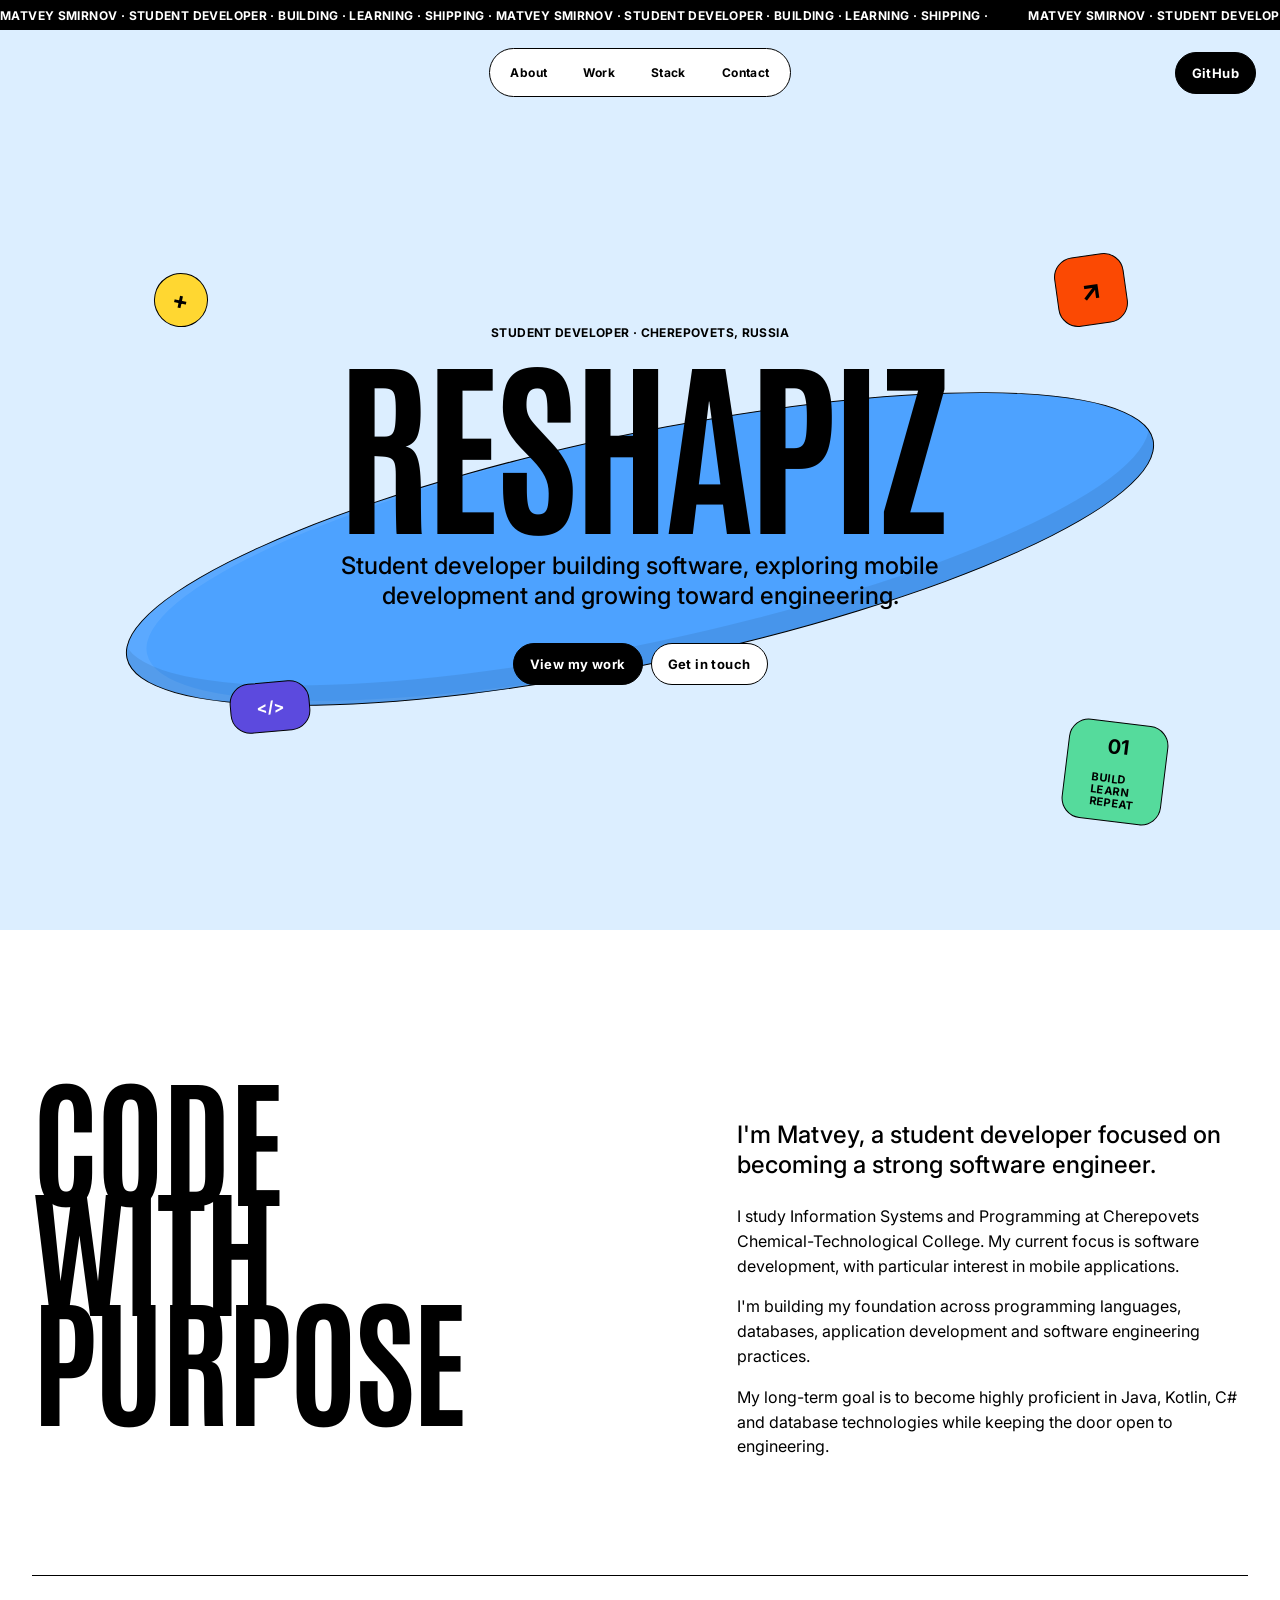
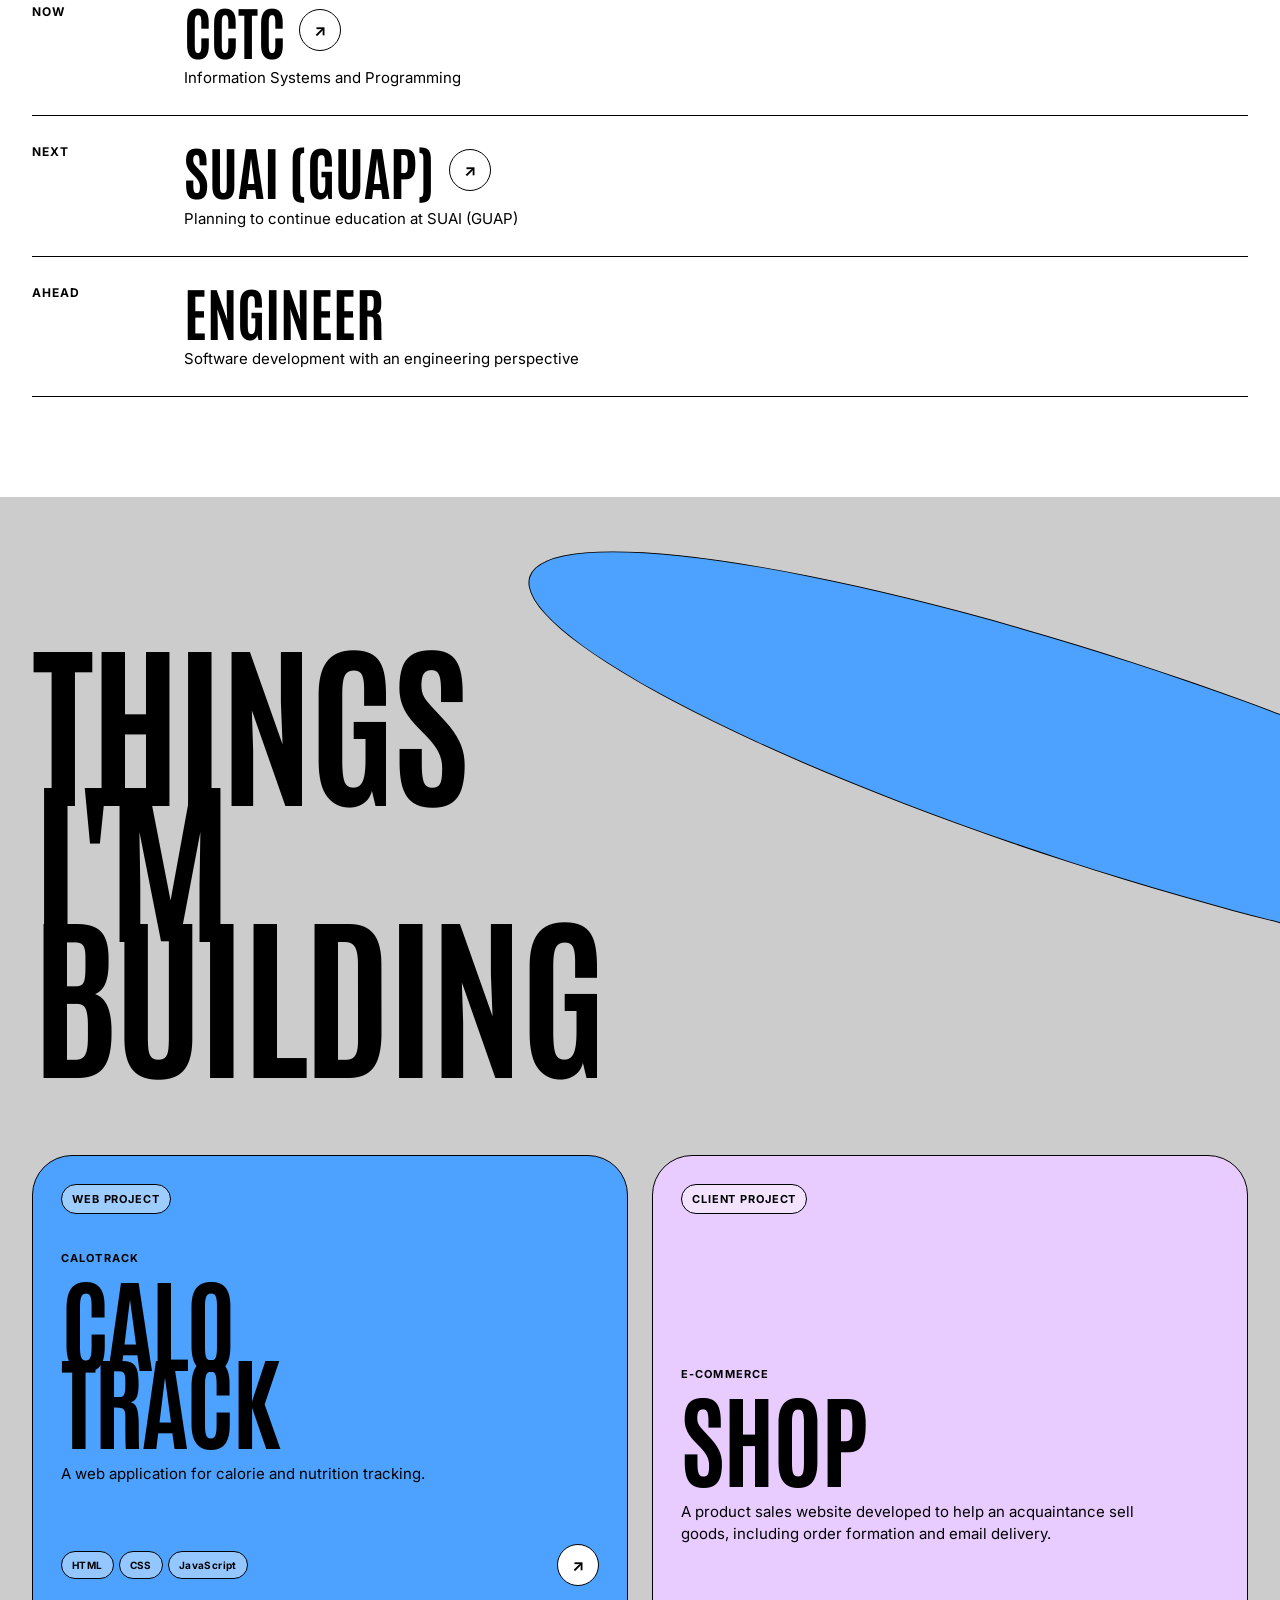
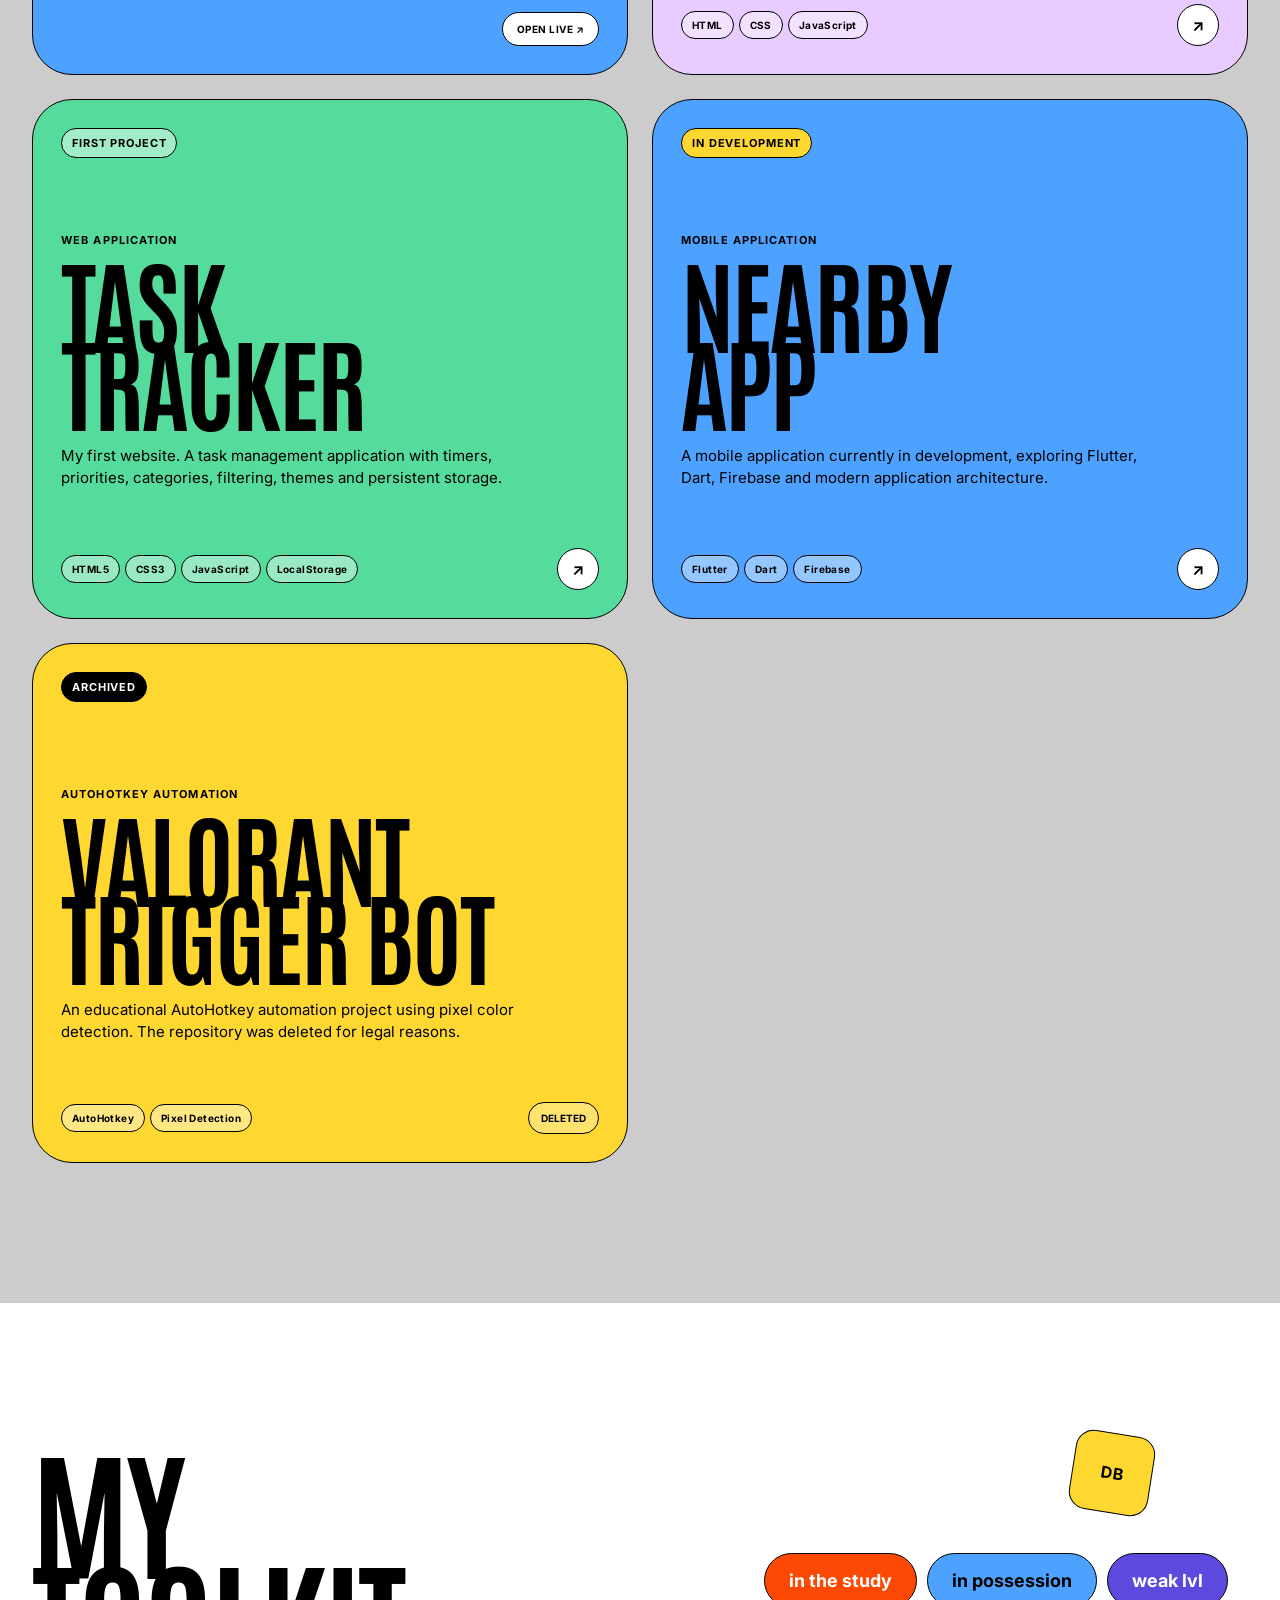
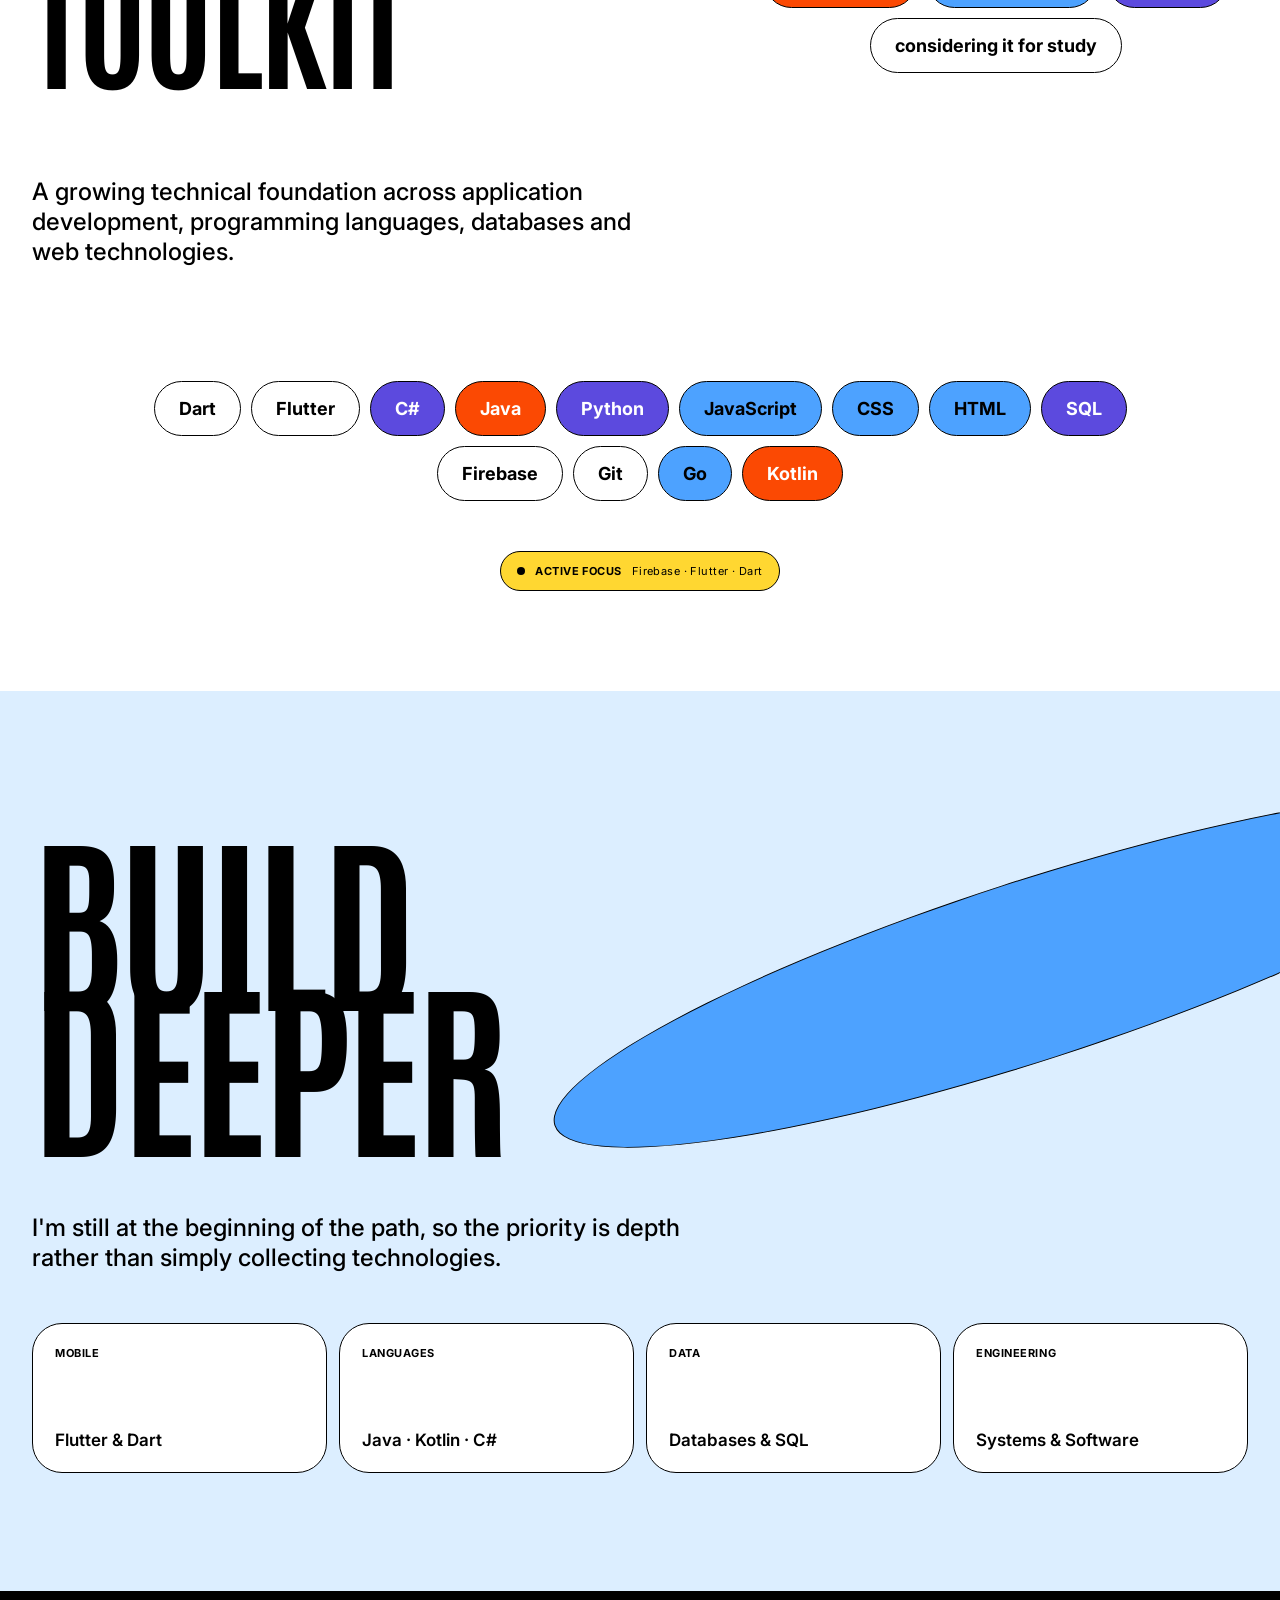
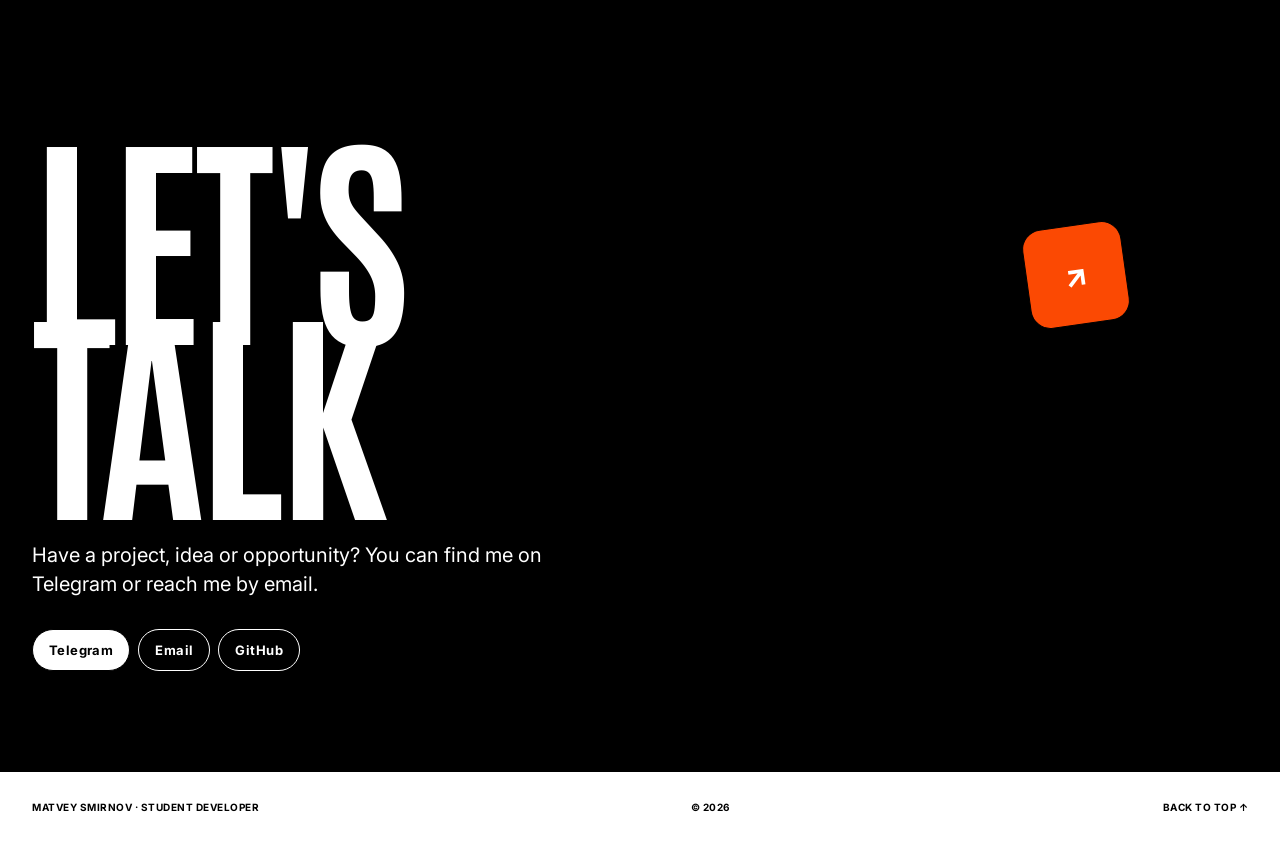
<file: index.html>
<!DOCTYPE html>
<html lang="en">
<head>
    <meta charset="UTF-8">
    <meta name="viewport" content="width=device-width, initial-scale=1.0">
    <meta name="yandex-verification" content="1eda2d6c51a729b6" />
    <title>Matvey Smirnov — developer · Portfolio</title>
    <meta name="description" content="Matvey Smirnov — student developer focused on software, mobile development and engineering.">
    <meta name="description" content="Матвей Смирнов — студент-разработчик. Портфолио проектов в области программирования, информационных систем и мобильной разработки.">
    <link rel="icon" type="image/png" href="/favicon.png">
    <link rel="preconnect" href="https://fonts.googleapis.com">
    <link rel="preconnect" href="https://fonts.gstatic.com" crossorigin>
    <link href="https://fonts.googleapis.com/css2?family=Antonio:wght@700&family=Inter:wght@500;600;700&display=swap" rel="stylesheet">
    <link rel="stylesheet" href="style.css">
    <link rel="canonical" href="https://reshapiz.ru/">
</head>

<body>
    <div class="mobile-warning" id="mobileWarning" aria-hidden="true">
    <div class="mobile-warning__backdrop"></div>

    <div class="mobile-warning__window" role="dialog" aria-modal="true" aria-labelledby="mobileWarningTitle">
        <span class="mobile-warning__label">MOBILE EXPERIENCE</span>

        <h2 id="mobileWarningTitle">ADAPTATION IN PROGRESS</h2>

        <p>
            The mobile version of this website is still under development.
            Some elements may not be displayed exactly as intended.
            If this does not bother you, continue.
        </p>

        <button class="button button--dark mobile-warning__continue" type="button">
            Continue
        </button>
    </div>
</div>
    <div class="marquee">
        <div class="marquee__track">
            <span>MATVEY SMIRNOV · STUDENT DEVELOPER · BUILDING · LEARNING · SHIPPING · MATVEY SMIRNOV · STUDENT DEVELOPER · BUILDING · LEARNING · SHIPPING · </span>
            <span>MATVEY SMIRNOV · STUDENT DEVELOPER · BUILDING · LEARNING · SHIPPING · MATVEY SMIRNOV · STUDENT DEVELOPER · BUILDING · LEARNING · SHIPPING · </span>
            <span>MATVEY SMIRNOV · STUDENT DEVELOPER · BUILDING · LEARNING · SHIPPING · MATVEY SMIRNOV · STUDENT DEVELOPER · BUILDING · LEARNING · SHIPPING · </span>
            <span>MATVEY SMIRNOV · STUDENT DEVELOPER · BUILDING · LEARNING · SHIPPING · MATVEY SMIRNOV · STUDENT DEVELOPER · BUILDING · LEARNING · SHIPPING · </span>
            <span>MATVEY SMIRNOV · STUDENT DEVELOPER · BUILDING · LEARNING · SHIPPING · MATVEY SMIRNOV · STUDENT DEVELOPER · BUILDING · LEARNING · SHIPPING · </span>
            <span>MATVEY SMIRNOV · STUDENT DEVELOPER · BUILDING · LEARNING · SHIPPING · MATVEY SMIRNOV · STUDENT DEVELOPER · BUILDING · LEARNING · SHIPPING · </span>
        </div>
    </div>

    <header class="site-header">
        <nav class="nav">
            <a href="#about">About</a>
            <a href="#work">Work</a>
            <a href="#stack">Stack</a>
            <a href="#contact">Contact</a>
        </nav>

        <a class="button button--dark header__github" href="https://github.com/reshapiz" target="_blank" rel="noopener noreferrer">
            GitHub
        </a>

        <button class="menu-toggle" aria-label="Open menu" aria-expanded="false">
            +
        </button>
    </header>

    <main id="top">
        <section class="section hero">
            <div class="ribbon ribbon--hero"></div>

            <div class="sticker sticker--ember sticker--rocket">↗</div>
            <div class="sticker sticker--yellow sticker--coin">+</div>
            <div class="sticker sticker--purple sticker--code">&lt;/&gt;</div>

            <div class="hero__content reveal">
                <div class="eyebrow">STUDENT DEVELOPER · CHEREPOVETS, RUSSIA</div>

                <h1 class="display">
                    RESHAPIZ
                </h1>

                <p class="hero__tagline">
                    Student developer building software, exploring mobile development and growing toward engineering.
                </p>

                <div class="hero__actions">
                    <a class="button button--dark" href="#work">View my work</a>
                    <a class="button button--light" href="#contact">Get in touch</a>
                </div>
            </div>

            <div class="sticker sticker--mint hero__sticker">
                <strong>01</strong>
                <span>BUILD<br>LEARN<br>REPEAT</span>
            </div>
        </section>

        <section class="section section--white" id="about">

            <div class="about-grid">
                <div class="reveal">
                    <h2 class="heading">
                        CODE<br>
                        WITH<br>
                        PURPOSE
                    </h2>
                </div>

                <div class="about-copy reveal">
                    <p class="lead">
                        I'm Matvey, a student developer focused on becoming a strong software engineer.
                    </p>

                    <p>
                        I study Information Systems and Programming at Cherepovets Chemical-Technological College. My current focus is software development, with particular interest in mobile applications.
                    </p>

                    <p>
                        I'm building my foundation across programming languages, databases, application development and software engineering practices.
                    </p>

                    <p>
                        My long-term goal is to become highly proficient in Java, Kotlin, C# and database technologies while keeping the door open to engineering.
                    </p>
                </div>
            </div>

            <div class="timeline reveal">
                <div class="timeline__item">
                    <div class="timeline__year">NOW</div>

                    <div class="timeline__body">
                        <div class="timeline__title">
                            <h3>CCTC</h3>

                            <a class="circle-arrow" href="https://vk.ru/him_teh_che_professionalitet" target="_blank" rel="noopener noreferrer" aria-label="Open CCTC">
                                ↗
                            </a>
                        </div>

                        <p>Information Systems and Programming</p>
                    </div>
                </div>

                <div class="timeline__item">
                    <div class="timeline__year">NEXT</div>

                    <div class="timeline__body">
                        <div class="timeline__title">
                            <h3>SUAI (GUAP)</h3>

                            <a class="circle-arrow" href="https://guap.ru/" target="_blank" rel="noopener noreferrer" aria-label="Open SUAI">
                                ↗
                            </a>
                        </div>

                        <p>Planning to continue education at SUAI (GUAP)</p>
                    </div>
                </div>

                <div class="timeline__item">
                    <div class="timeline__year">AHEAD</div>

                    <div class="timeline__body">
                        <div class="timeline__title">
                            <h3>ENGINEER</h3>
                        </div>

                        <p>Software development with an engineering perspective</p>
                    </div>
                </div>
            </div>
        </section>

        <section class="section section--gray work" id="work">
            <div class="ribbon ribbon--work"></div>

            <h2 class="display display--work reveal">
                THINGS<br>
                I'M<br>
                BUILDING
            </h2>

            <div class="projects">
                <article class="project-card project-card--blue reveal">
                    <div class="project-card__top">
                        <span class="status">WEB PROJECT</span>
                    </div>

                    <div class="project-card__body">
                        <span class="project-type">CALOTRACK</span>

                        <h3>CALO<br>TRACK</h3>

                        <p>
                            A web application for calorie and nutrition tracking.
                        </p>
                    </div>

                    <div class="project-card__bottom">
                        <div class="tags">
                            <span>HTML</span>
                            <span>CSS</span>
                            <span>JavaScript</span>
                        </div>

                        
                        <a class="circle-arrow" href="https://github.com/reshapiz/calotrack" target="_blank" rel="noopener noreferrer" aria-label="Open Calotrack">
                             ↗
                        </a>
                    </div>
                              <br>
                              <br>
                              <br>  
                        <a class="project-button" href="https://reshapiz.github.io/calotrack/" target="blank" rel="noopener noreferrer">
                           OPEN LIVE ↗
                        </a>
                    </article>

                <article class="project-card project-card--lavender reveal">
                    <div class="project-card__top">
                        <span class="status">CLIENT PROJECT</span>
                    </div>

                    <div class="project-card__body">
                        <span class="project-type">E-COMMERCE</span>

                        <h3>SHOP</h3>

                        <p>
                            A product sales website developed to help an acquaintance sell goods, including order formation and email delivery.
                        </p>
                    </div>

                    <div class="project-card__bottom">
                        <div class="tags">
                            <span>HTML</span>
                            <span>CSS</span>
                            <span>JavaScript</span>
                        </div>

                        <a class="circle-arrow" href="https://github.com/reshapiz/shop" target="_blank" rel="noopener noreferrer" aria-label="Open Shop">
                            ↗
                        </a>
                    </div>
                </article>

                <article class="project-card project-card--mint reveal">
                    <div class="project-card__top">
                        <span class="status">FIRST PROJECT</span>
                    </div>

                    <div class="project-card__body">
                        <span class="project-type">WEB APPLICATION</span>

                        <h3>TASK<br>TRACKER</h3>

                        <p>
                            My first website. A task management application with timers, priorities, categories, filtering, themes and persistent storage.
                        </p>
                    </div>

                    <div class="project-card__bottom">
                        <div class="tags">
                            <span>HTML5</span>
                            <span>CSS3</span>
                            <span>JavaScript</span>
                            <span>LocalStorage</span>
                        </div>

                        <a class="circle-arrow" href="https://github.com/reshapiz/task-tracker" target="_blank" rel="noopener noreferrer" aria-label="Open Task Tracker">
                            ↗
                        </a>
                    </div>
                </article>

                <article class="project-card project-card--electric reveal project-card--nearby">
                    <div class="project-card__top">
                        <span class="status status--development">IN DEVELOPMENT</span>
                    </div>

                    <div class="project-card__body">
                        <span class="project-type">MOBILE APPLICATION</span>

                        <h3>NEARBY<br>APP</h3>

                        <p>
                            A mobile application currently in development, exploring Flutter, Dart, Firebase and modern application architecture.
                        </p>
                    </div>

                    <div class="project-card__bottom">
                        <div class="tags">
                            <span>Flutter</span>
                            <span>Dart</span>
                            <span>Firebase</span>
                        </div>

                        <button class="circle-arrow nearby-open" type="button" aria-label="Open Nearby preview">
                            ↗
                        </button>
                    </div>
                </article>

                <article class="project-card project-card--yellow reveal">
                    <div class="project-card__top">
                        <span class="status status--archived">ARCHIVED</span>
                    </div>

                    <div class="project-card__body">
                        <span class="project-type">AUTOHOTKEY AUTOMATION</span>

                        <h3>VALORANT<br>TRIGGER BOT</h3>

                        <p>
                            An educational AutoHotkey automation project using pixel color detection. The repository was deleted for legal reasons.
                        </p>
                    </div>

                    <div class="project-card__bottom">
                        <div class="tags">
                            <span>AutoHotkey</span>
                            <span>Pixel Detection</span>
                        </div>

                        <span class="archived-mark">DELETED</span>
                    </div>
                </article>
            </div>
        </section>

        <section class="section section--white stack" id="stack">
            <div class="sticker sticker--yellow sticker--db">DB</div>

            <div class="stack-intro">
                <h2 class="heading reveal">
                    MY<br>
                    TOOLKIT
                </h2>
                <div class="stack-cloud reveal">
                    <span class="tech tech--learning">in the study</span>
                    <span class="tech tech--active">in possession</span>
                    <span class="tech tech--violet">weak lvl</span>
                    <span class="tech">considering it for study</span>
                </div>  

                <p class="lead reveal">
                    A growing technical foundation across application development, programming languages, databases and web technologies.
                </p>
            </div>

            <div class="stack-cloud reveal">
                <span class="tech">Dart</span>
                <span class="tech">Flutter</span>
                <span class="tech tech--violet">C#</span>
                <span class="tech tech--learning">Java</span>
                <span class="tech tech--violet">Python</span>
                <span class="tech tech--active">JavaScript</span>
                <span class="tech tech--active">CSS</span>
                <span class="tech tech--active">HTML</span>
                <span class="tech tech--violet">SQL</span>
                <span class="tech">Firebase</span>
                <span class="tech ">Git</span>
                <span class="tech tech--active">Go</span>
                <span class="tech tech--learning">Kotlin</span>
            </div>

            <div class="active-note reveal">
                <span class="active-note__dot"></span>
                <strong>ACTIVE FOCUS</strong>
                <span>Firebase · Flutter · Dart</span>
            </div>
        </section>

        <section class="section section--sky direction">
            <div class="ribbon ribbon--direction"></div>

            <h2 class="display display--direction reveal">
                BUILD<br>
                DEEPER
            </h2>

            <div class="direction-content">
                <p class="lead reveal">
                    I'm still at the beginning of the path, so the priority is depth rather than simply collecting technologies.
                </p>

                <div class="direction-cards reveal">
                    <article class="mini-card">
                        <b>MOBILE</b>
                        <span>Flutter & Dart</span>
                    </article>

                    <article class="mini-card">
                        <b>LANGUAGES</b>
                        <span>Java · Kotlin · C#</span>
                    </article>

                    <article class="mini-card">
                        <b>DATA</b>
                        <span>Databases & SQL</span>
                    </article>

                    <article class="mini-card">
                        <b>ENGINEERING</b>
                        <span>Systems & Software</span>
                    </article>
                </div>
            </div>
        </section>

        <section class="section section--black contact" id="contact">
            <div class="contact-sticker sticker sticker--ember">↗</div>

            <h2 class="display display--contact reveal">
                LET'S<br>
                TALK
            </h2>

            <p class="contact-copy reveal">
                Have a project, idea or opportunity? You can find me on Telegram or reach me by email.
            </p>

            <div class="contact-actions reveal">
                <a class="button button--light" href="https://t.me/reshapiz" target="_blank" rel="noopener noreferrer">
                    Telegram
                </a>

                <a class="button button--outline-light" href="mailto:Disketion-partner@yandex.ru">
                    Email
                </a>

                <a class="button button--outline-light" href="https://github.com/reshapiz" target="_blank" rel="noopener noreferrer">
                    GitHub
                </a>
            </div>
        </section>
    </main>

    <footer class="footer">
        <span>MATVEY SMIRNOV · STUDENT DEVELOPER</span>
        <span>© 2026</span>
        <a href="#top">BACK TO TOP ↑</a>
    </footer>

    <div class="modal" id="nearbyModal" aria-hidden="true">
        <div class="modal__backdrop"></div>

        <div class="modal__window" role="dialog" aria-modal="true" aria-labelledby="nearbyModalTitle">
            <div class="modal__header">
                <div>
                    <span class="modal__eyebrow">IN DEVELOPMENT</span>
                    <h2 id="nearbyModalTitle">NEARBY APP</h2>
                </div>

                <button class="modal__close" type="button" aria-label="Close preview">
                    ×
                </button>
            </div>

            <div class="modal__content">
                <div class="modal__intro">
                    <div>
                        <span class="modal__label">FUTURE APPLICATION</span>
                        <p>
                            A calm mobile space designed around presence, communication and shared moments. The interface explores Home, Chat, Moments, Be here and Watch experiences.
                        </p>
                    </div>

                    <div class="modal__tags">
                        <span>Flutter</span>
                        <span>Dart</span>
                        <span>Firebase</span>
                    </div>
                </div>

                <div class="nearby-preview">
                    <iframe
                        src="Nearby.html"
                        title="Nearby App preview"
                        loading="lazy">
                    </iframe>
                </div>
            </div>
        </div>
    </div>

    <script src="script.js"></script>
</body>
</html>
</file>
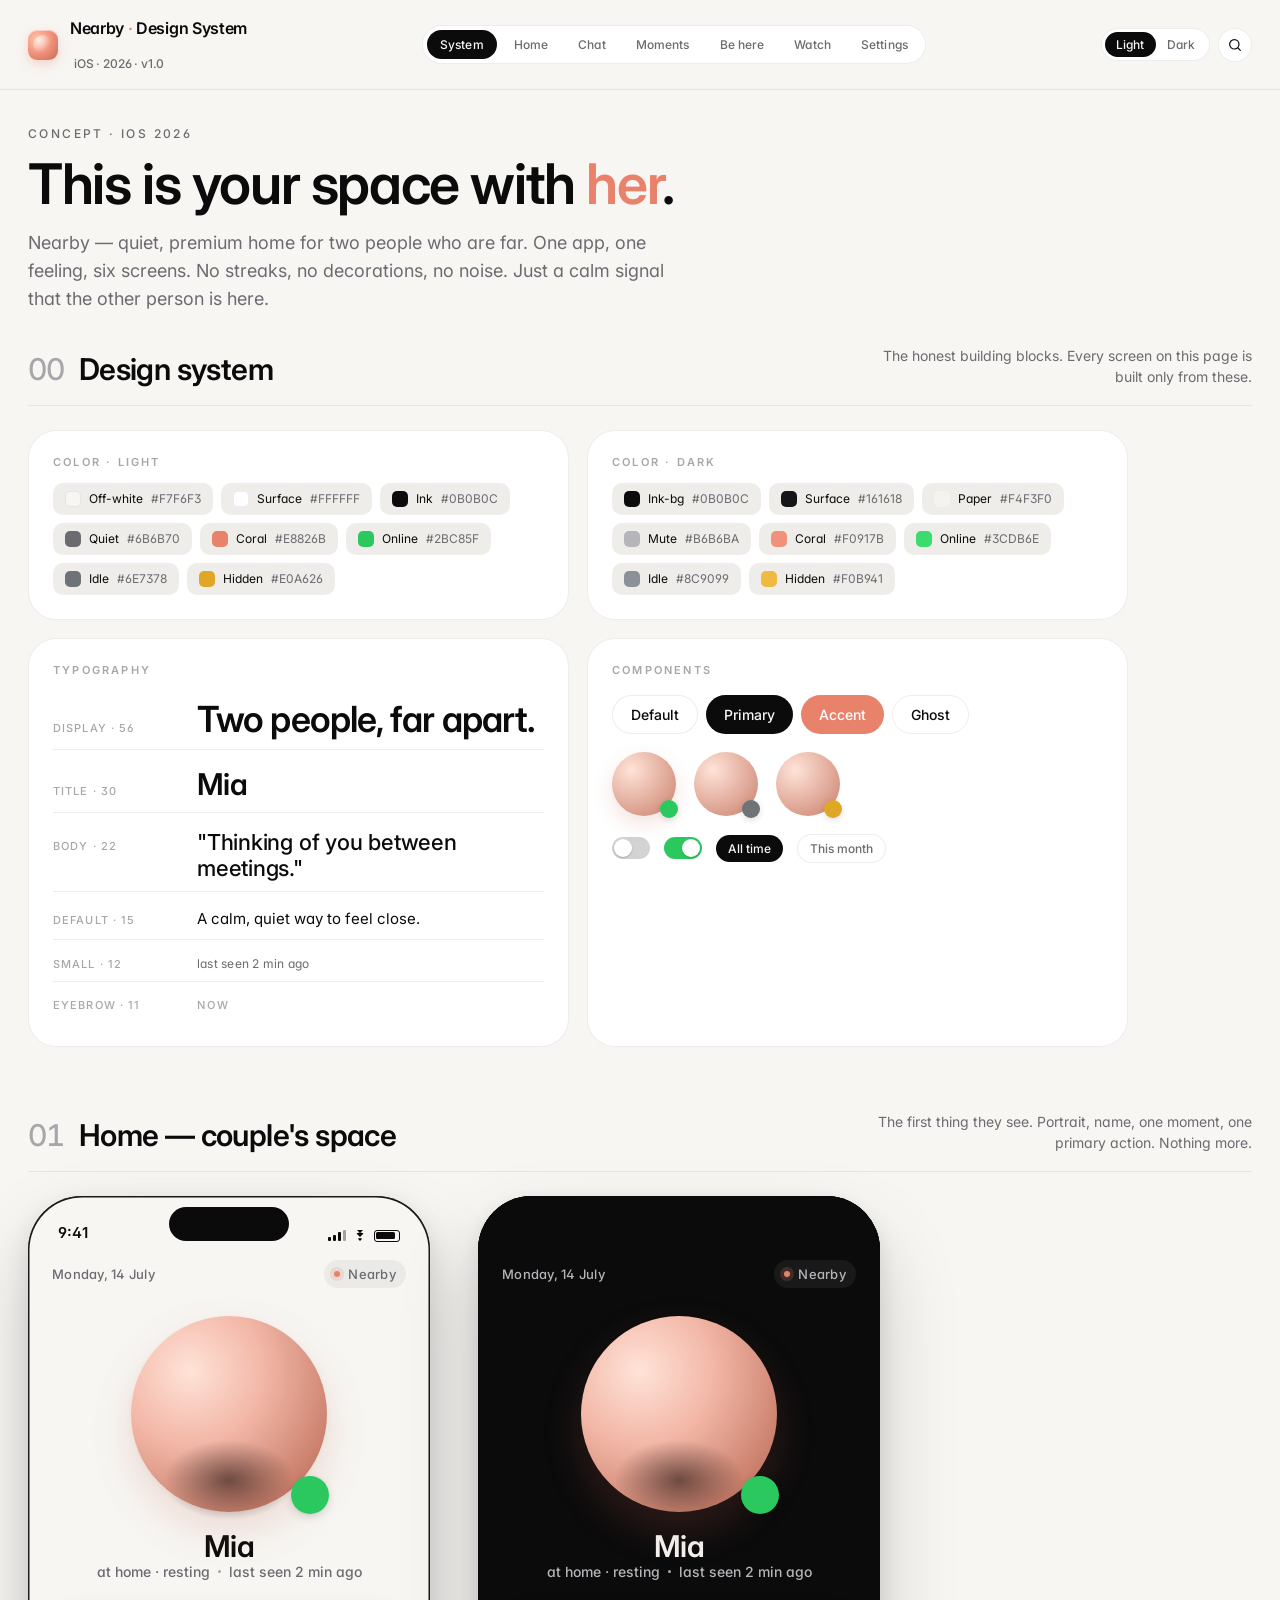
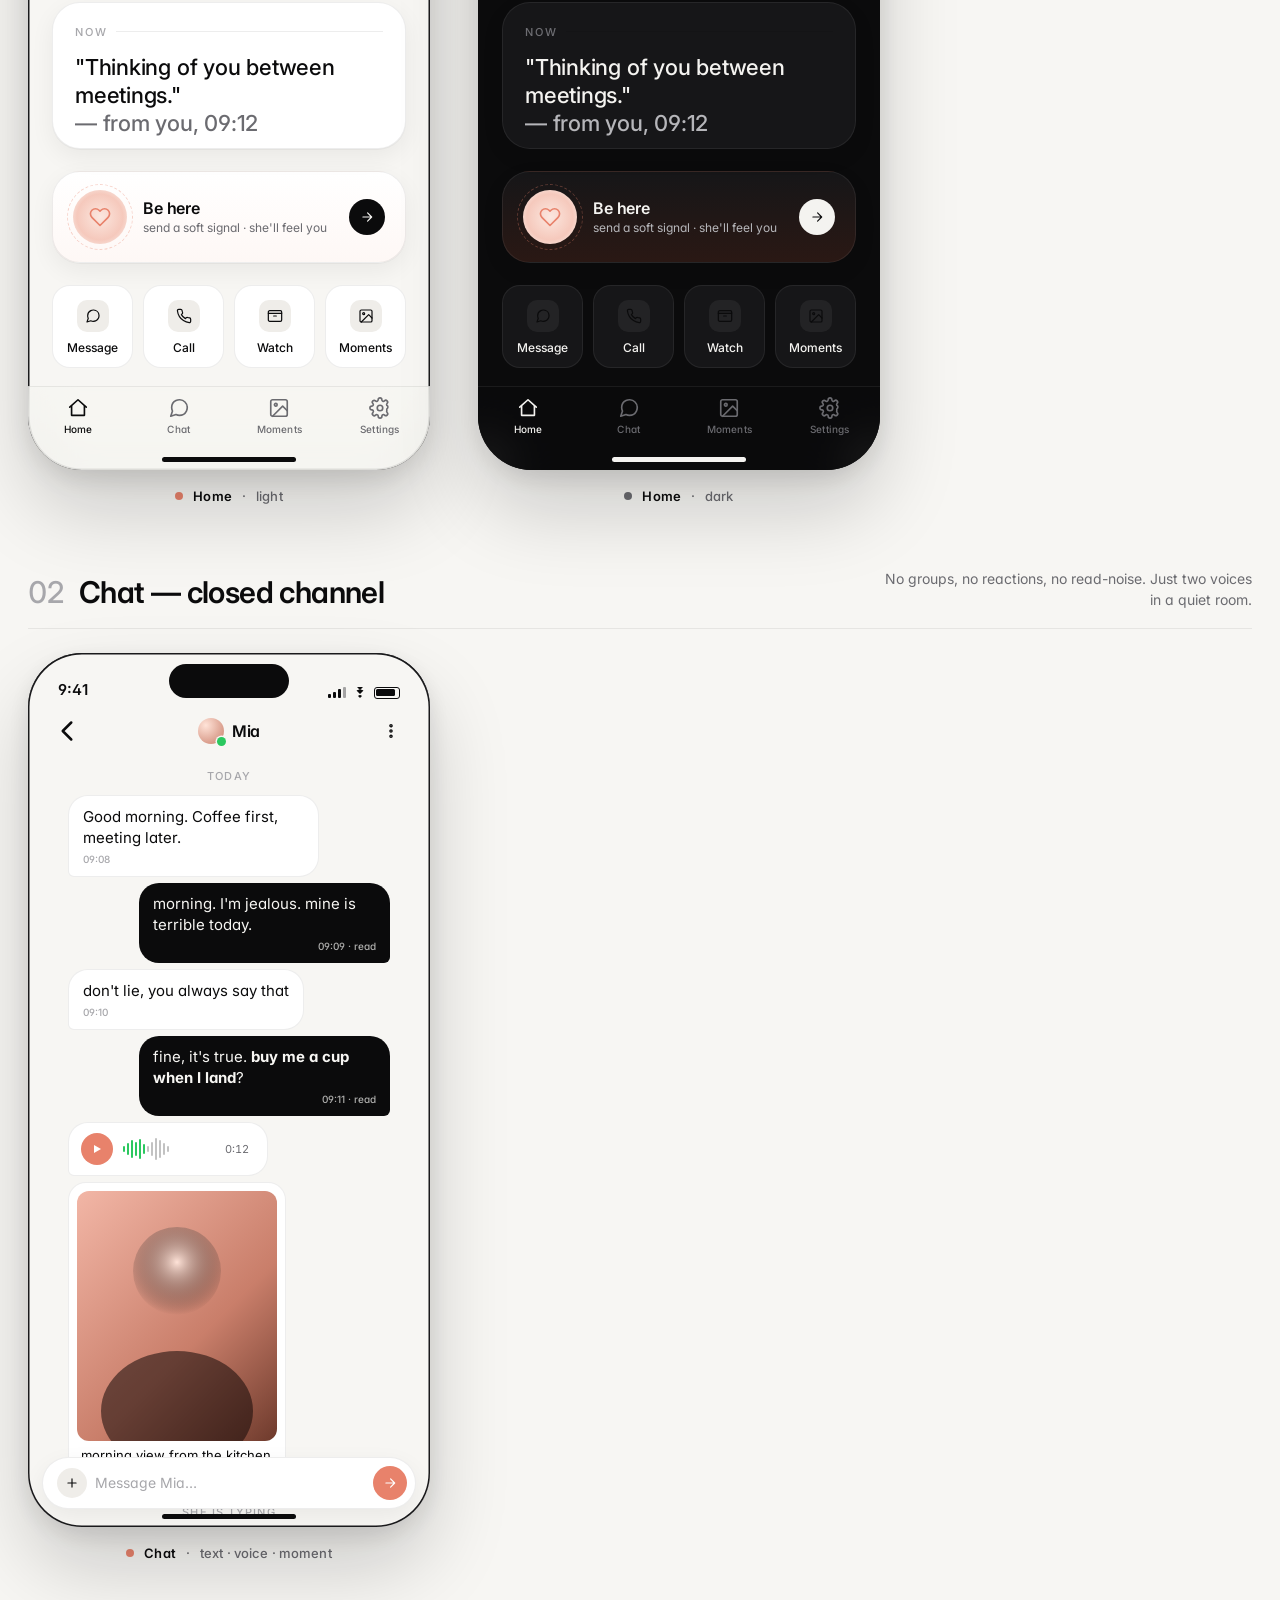
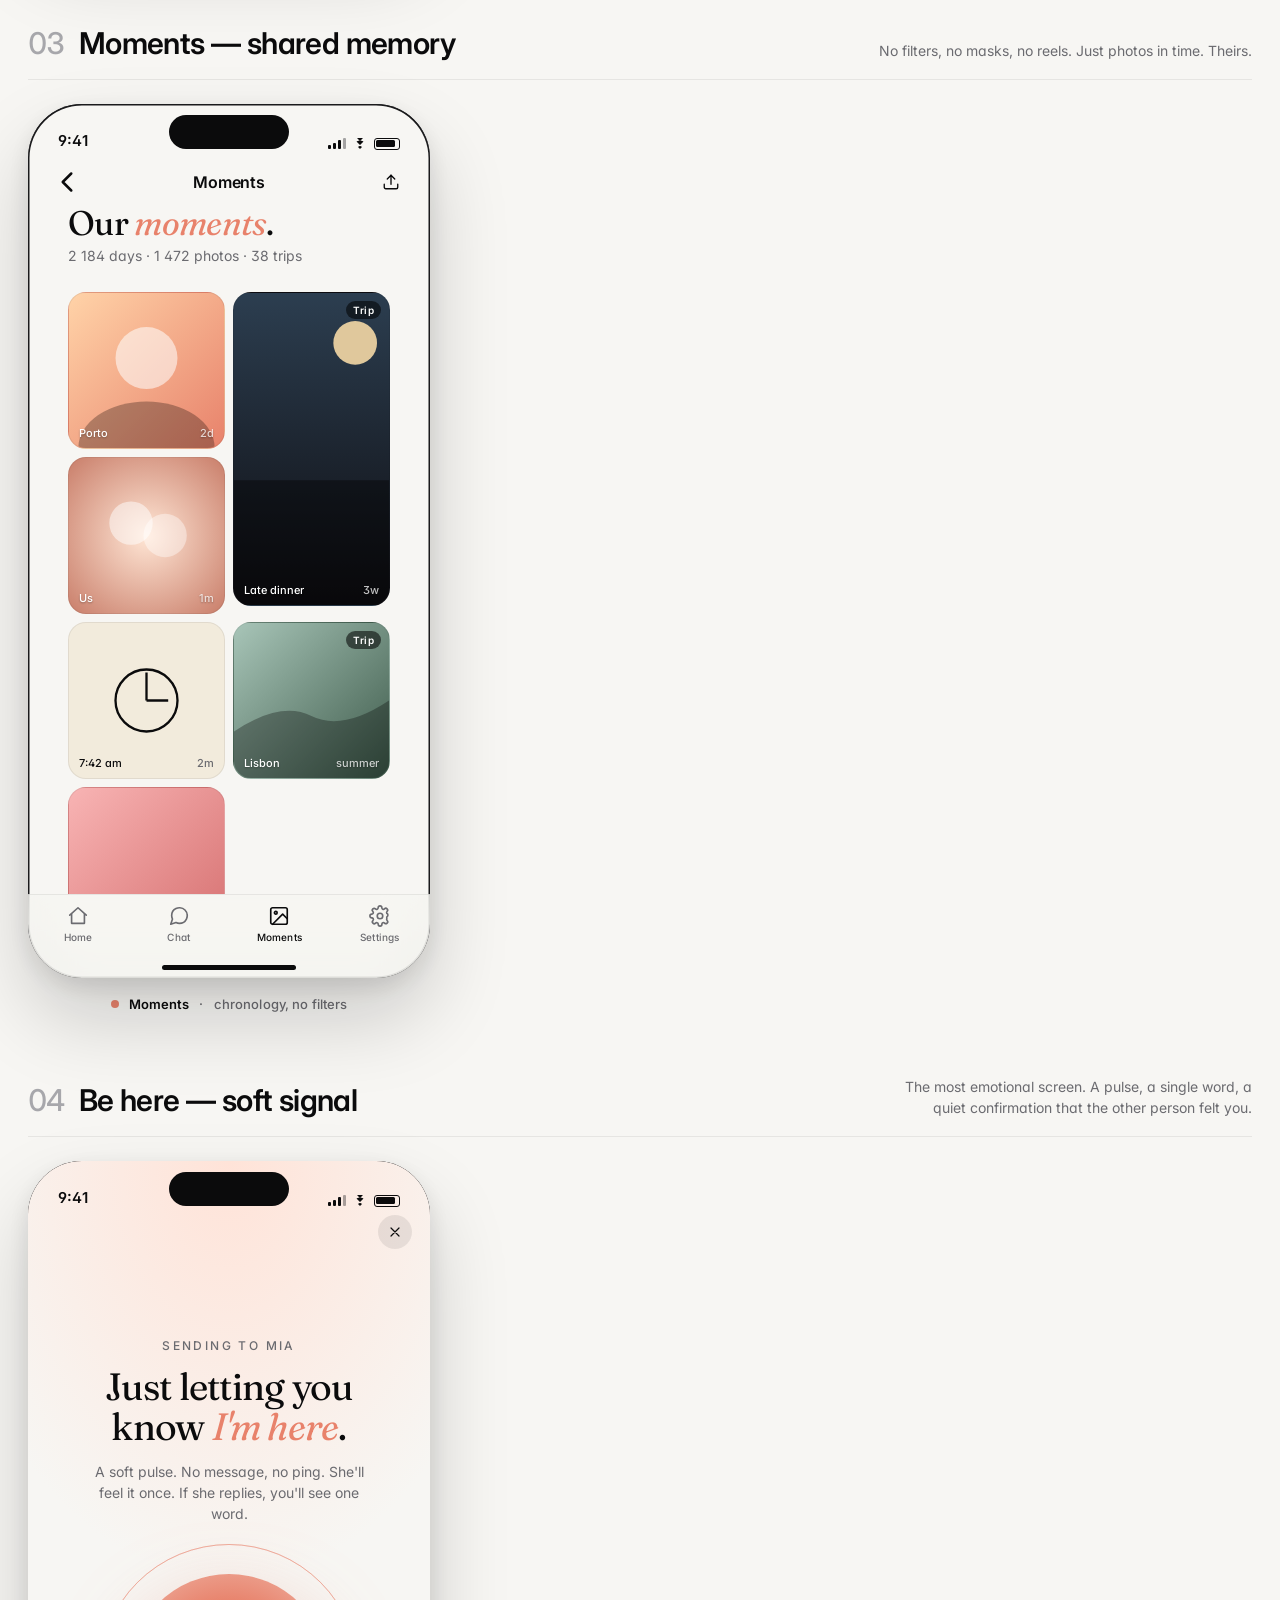
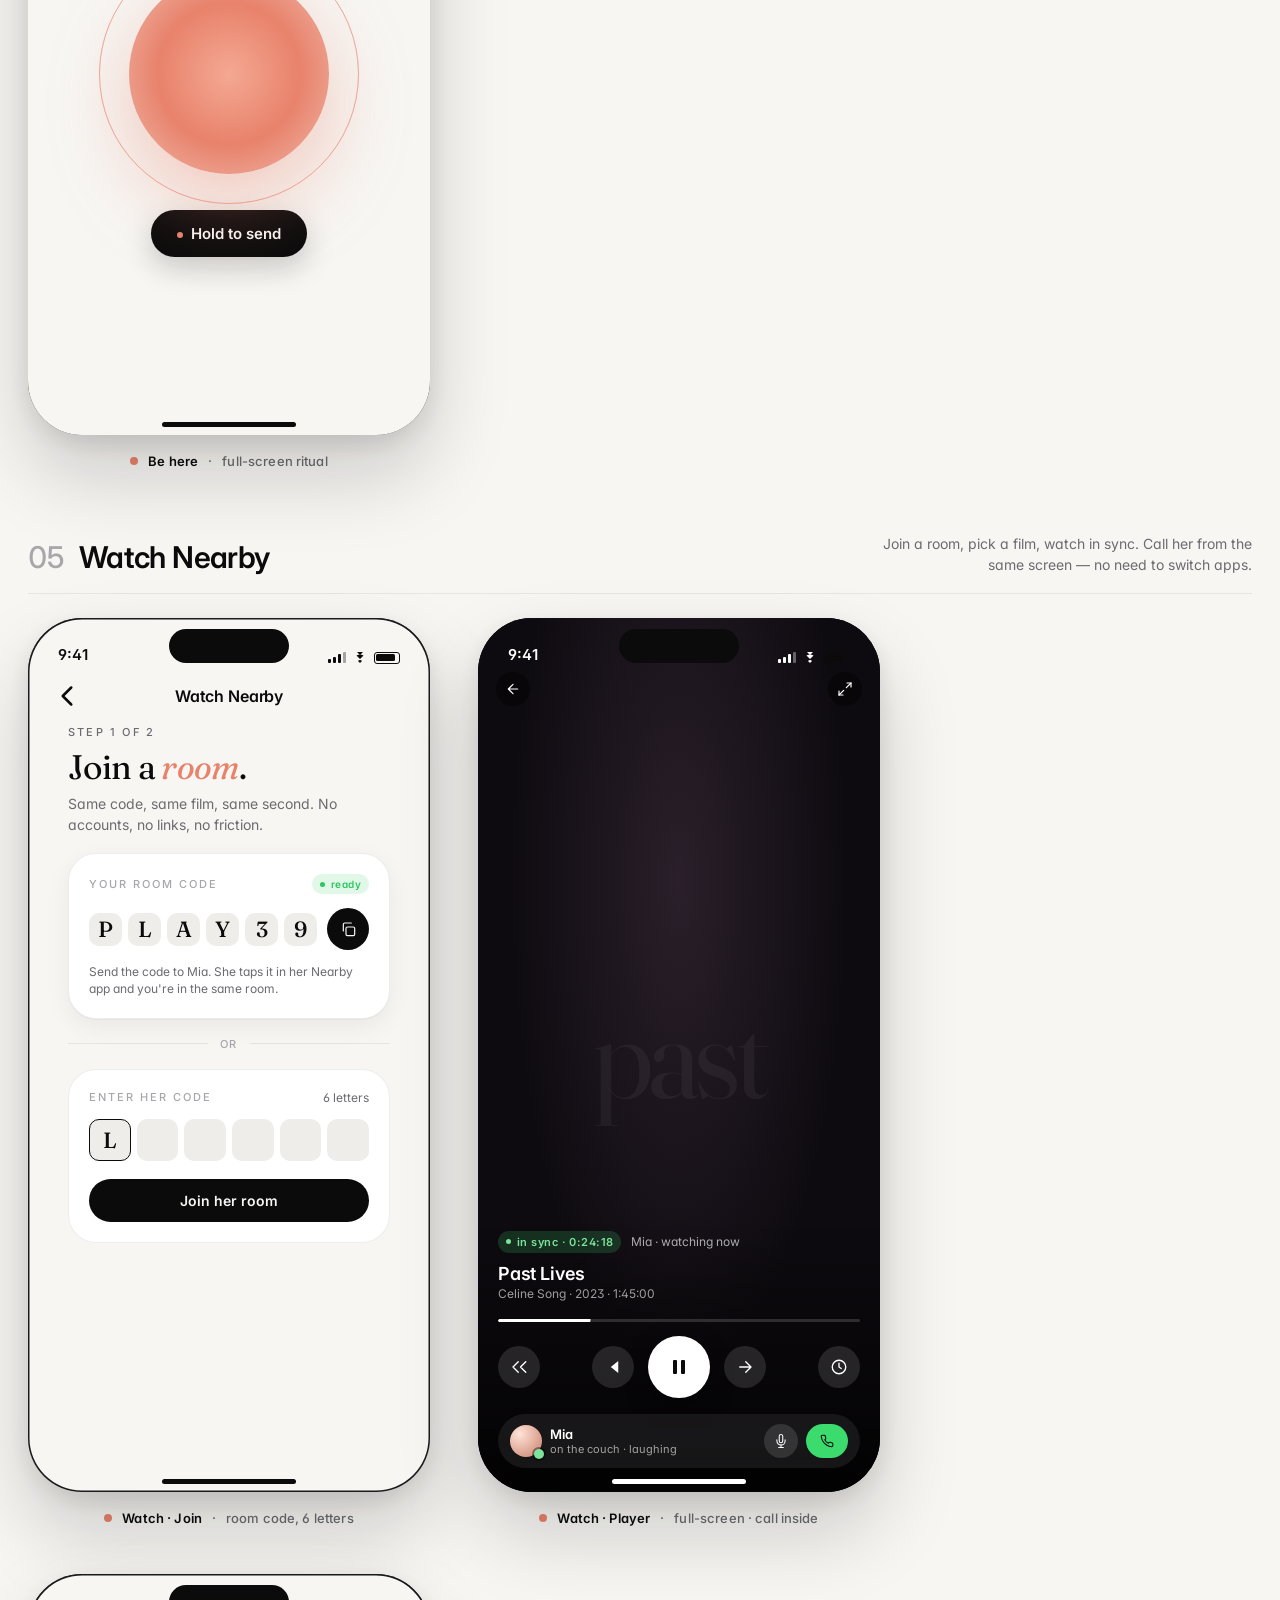
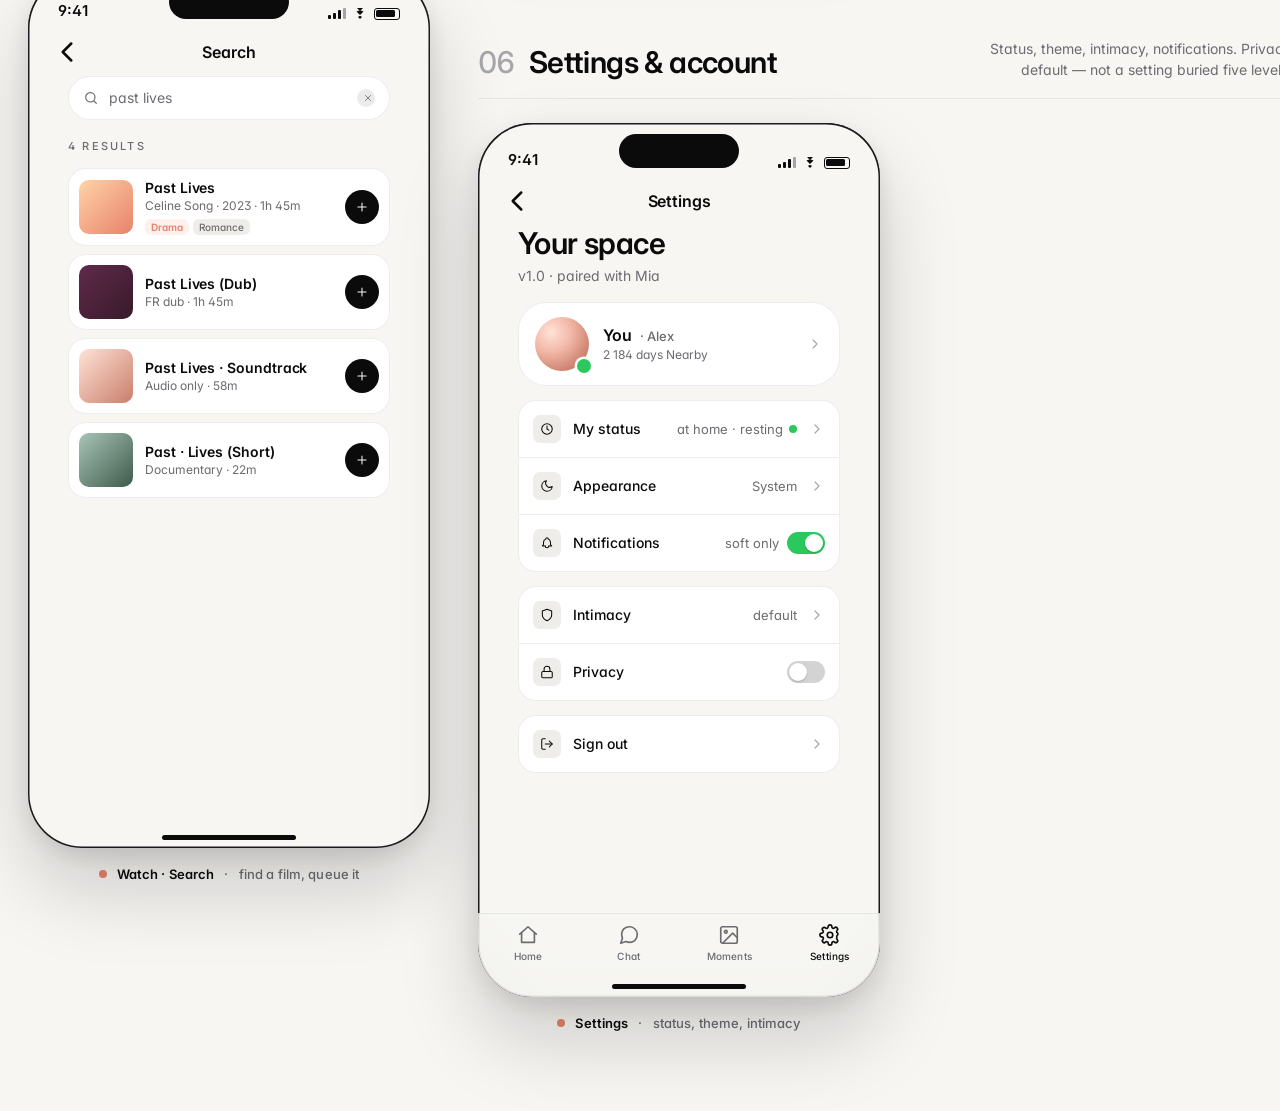
<file: Nearby.html>
<!doctype html>
<html lang="en">
<head>
<meta charset="utf-8" />
<title>Nearby</title>
<meta name="viewport" content="width=device-width, initial-scale=1" />
<link rel="preconnect" href="https://fonts.googleapis.com">
<link rel="preconnect" href="https://fonts.gstatic.com" crossorigin>
<link href="https://fonts.googleapis.com/css2?family=Inter:wght@300;400;500;600;700&family=Fraunces:opsz,wght@9..144,300;9..144,400;9..144,500&display=swap" rel="stylesheet">
<style>
:root{
  --bg:#F7F6F3; --bg-2:#EFEDE9; --surface:#FFFFFF; --surface-2:#FBFAF8;
  --ink:#0B0B0C; --ink-2:#6B6B70; --ink-3:#A7A7AB;
  --line:rgba(11,11,12,0.07); --line-2:rgba(11,11,12,0.12);
  --accent:#E8826B; --accent-2:#F4A893; --accent-soft:#FBE7DF;
  --good:#2BC85F; --away:#6E7378; --hidden:#E0A626;
  --shadow-1:0 1px 0 rgba(11,11,12,0.04);
  --shadow-2:0 8px 24px rgba(11,11,12,0.06);
  --shadow-3:0 24px 60px rgba(11,11,12,0.10);
  --r-sm:12px; --r-md:18px; --r-lg:28px; --r-xl:36px; --r-pill:999px;
  --font:'Inter','SF Pro Display',-apple-system,sans-serif;
  --serif:'Fraunces','SF Pro Display',Georgia,serif;
}
[data-theme="dark"]{
  --bg:#0B0B0C; --bg-2:#131316; --surface:#161618; --surface-2:#1C1C1F;
  --ink:#F4F3F0; --ink-2:#B6B6BA; --ink-3:#6E6E73;
  --line:rgba(255,255,255,0.07); --line-2:rgba(255,255,255,0.14);
  --accent:#F0917B; --accent-2:#F4A893; --accent-soft:#3A1F1A;
  --good:#3CDB6E; --away:#8C9099; --hidden:#F0B941;
}
*{box-sizing:border-box}
html,body{margin:0;padding:0;background:var(--bg);color:var(--ink);font-family:var(--font);-webkit-font-smoothing:antialiased;font-feature-settings:'ss01','cv11';}
body{padding:32px 28px 80px;min-height:100vh;}
h1,h2,h3{margin:0;}
a{color:inherit;}
</style>
</head>
<body data-theme="light">
<style>
.topbar{position:sticky;top:0;z-index:50;backdrop-filter:blur(20px) saturate(180%);-webkit-backdrop-filter:blur(20px) saturate(180%);background:color-mix(in srgb,var(--bg) 75%,transparent);border-bottom:1px solid var(--line);margin:-32px -28px 32px;padding:18px 28px;display:flex;align-items:center;justify-content:space-between;gap:24px;}
.brand{display:flex;align-items:center;gap:12px;font-weight:600;letter-spacing:-0.01em;}
.brand .logo{width:30px;height:30px;border-radius:9px;background:radial-gradient(circle at 30% 30%,#FFC4A8 0%,#F0917B 50%,#C46A53 100%);box-shadow:inset 0 1px 0 rgba(255,255,255,0.5),0 4px 12px rgba(228,130,107,0.30);position:relative;overflow:hidden;}
.brand .logo::after{content:"";position:absolute;inset:5px;border-radius:50%;background:radial-gradient(circle at 30% 28%,#FFFFFF 0%,transparent 60%);opacity:0.7;}
.brand .name{font-size:16px;}
.brand .name em{color:var(--accent);font-style:normal;}
.brand .meta{font-size:12px;color:var(--ink-2);font-weight:500;margin-left:4px;}

.topnav{display:flex;align-items:center;gap:4px;background:var(--surface);border:1px solid var(--line);border-radius:var(--r-pill);padding:4px;}
.topnav a{text-decoration:none;color:var(--ink-2);font-size:12px;font-weight:500;letter-spacing:0.01em;padding:7px 13px;border-radius:var(--r-pill);transition:all .2s;}
.topnav a:hover{color:var(--ink);}
.topnav a.active{background:var(--ink);color:var(--bg);}

.topright{display:flex;align-items:center;gap:8px;}
.seg{display:flex;background:var(--surface);border:1px solid var(--line);border-radius:var(--r-pill);padding:3px;}
.seg button{background:transparent;border:0;color:var(--ink-2);font:inherit;font-size:12px;font-weight:500;padding:5px 11px;border-radius:var(--r-pill);cursor:pointer;letter-spacing:0.01em;}
.seg button.on{background:var(--ink);color:var(--bg);}
.iconbtn{width:34px;height:34px;border-radius:50%;background:var(--surface);border:1px solid var(--line);display:grid;place-items:center;cursor:pointer;color:var(--ink);}
.iconbtn svg{width:16px;height:16px;}

.pagehead{max-width:1280px;margin:0 auto 32px;}
.pagehead .eyebrow{font-size:12px;letter-spacing:0.20em;text-transform:uppercase;color:var(--ink-2);font-weight:500;}
.pagehead h1{font-size:56px;line-height:1.02;letter-spacing:-0.025em;margin:14px 0 16px;font-weight:600;max-width:18ch;}
.pagehead h1 em{font-style:normal;color:var(--accent);font-weight:600;}
.pagehead p{font-size:18px;line-height:1.55;color:var(--ink-2);max-width:60ch;margin:0;}

section{max-width:1280px;margin:0 auto;}
.sec{margin-top:64px;}
.sec-head{display:flex;align-items:flex-end;justify-content:space-between;gap:24px;margin-bottom:24px;border-bottom:1px solid var(--line);padding-bottom:18px;}
.sec-head h2{font-size:30px;letter-spacing:-0.02em;margin:0;font-weight:600;}
.sec-head h2 .n{color:var(--ink-3);font-weight:500;margin-right:14px;font-feature-settings:'tnum';}
.sec-head .desc{color:var(--ink-2);font-size:14px;max-width:42ch;text-align:right;line-height:1.5;}
</style>

<header class="topbar">
  <div class="brand">
    <div class="logo"></div>
    <div><span class="name">Nearby <em>·</em> Design System</span><span class="meta">iOS · 2026 · v1.0</span></div>
  </div>
  <nav class="topnav">
    <a href="#system" class="active">System</a>
    <a href="#home">Home</a>
    <a href="#chat">Chat</a>
    <a href="#moments">Moments</a>
    <a href="#behere">Be here</a>
    <a href="#watch">Watch</a>
    <a href="#settings">Settings</a>
  </nav>
  <div class="topright">
    <div class="seg"><button class="on" data-theme-set="light">Light</button><button data-theme-set="dark">Dark</button></div>
    <button class="iconbtn"><svg viewBox="0 0 24 24" fill="none" stroke="currentColor" stroke-width="1.8" stroke-linecap="round" stroke-linejoin="round"><circle cx="11" cy="11" r="7"/><path d="m20 20-3.5-3.5"/></svg></button>
  </div>
</header>

<div class="pagehead">
  <span class="eyebrow">Concept · iOS 2026</span>
  <h1>This is your space with <em>her</em>.</h1>
  <p>Nearby — quiet, premium home for two people who are far. One app, one feeling, six screens. No streaks, no decorations, no noise. Just a calm signal that the other person is here.</p>
</div>

<section id="system">
  <div class="sec-head"><h2><span class="n">00</span>Design system</h2><div class="desc">The honest building blocks. Every screen on this page is built only from these.</div></div>
  <div style="display:grid;grid-template-columns:repeat(2,1fr);gap:18px;max-width:1100px;">

    <div style="background:var(--surface);border:1px solid var(--line);border-radius:var(--r-lg);padding:24px;display:flex;flex-direction:column;gap:14px;">
      <h3 style="font-size:11px;letter-spacing:0.20em;text-transform:uppercase;color:var(--ink-3);font-weight:600;">Color · Light</h3>
      <div style="display:flex;flex-wrap:wrap;gap:8px;">
        <span style="display:flex;align-items:center;gap:8px;padding:8px 12px;background:var(--bg-2);border-radius:10px;font-size:12px;"><span style="width:16px;height:16px;background:#F7F6F3;border:1px solid var(--line);border-radius:5px;"></span>Off-white <span style="color:var(--ink-2);">#F7F6F3</span></span>
        <span style="display:flex;align-items:center;gap:8px;padding:8px 12px;background:var(--bg-2);border-radius:10px;font-size:12px;"><span style="width:16px;height:16px;background:#FFFFFF;border:1px solid var(--line);border-radius:5px;"></span>Surface <span style="color:var(--ink-2);">#FFFFFF</span></span>
        <span style="display:flex;align-items:center;gap:8px;padding:8px 12px;background:var(--bg-2);border-radius:10px;font-size:12px;"><span style="width:16px;height:16px;background:#0B0B0C;border-radius:5px;"></span>Ink <span style="color:var(--ink-2);">#0B0B0C</span></span>
        <span style="display:flex;align-items:center;gap:8px;padding:8px 12px;background:var(--bg-2);border-radius:10px;font-size:12px;"><span style="width:16px;height:16px;background:#6B6B70;border-radius:5px;"></span>Quiet <span style="color:var(--ink-2);">#6B6B70</span></span>
        <span style="display:flex;align-items:center;gap:8px;padding:8px 12px;background:var(--bg-2);border-radius:10px;font-size:12px;"><span style="width:16px;height:16px;background:#E8826B;border-radius:5px;"></span>Coral <span style="color:var(--ink-2);">#E8826B</span></span>
        <span style="display:flex;align-items:center;gap:8px;padding:8px 12px;background:var(--bg-2);border-radius:10px;font-size:12px;"><span style="width:16px;height:16px;background:#2BC85F;border-radius:5px;"></span>Online <span style="color:var(--ink-2);">#2BC85F</span></span>
        <span style="display:flex;align-items:center;gap:8px;padding:8px 12px;background:var(--bg-2);border-radius:10px;font-size:12px;"><span style="width:16px;height:16px;background:#6E7378;border-radius:5px;"></span>Idle <span style="color:var(--ink-2);">#6E7378</span></span>
        <span style="display:flex;align-items:center;gap:8px;padding:8px 12px;background:var(--bg-2);border-radius:10px;font-size:12px;"><span style="width:16px;height:16px;background:#E0A626;border-radius:5px;"></span>Hidden <span style="color:var(--ink-2);">#E0A626</span></span>
      </div>
    </div>

    <div style="background:var(--surface);border:1px solid var(--line);border-radius:var(--r-lg);padding:24px;display:flex;flex-direction:column;gap:14px;">
      <h3 style="font-size:11px;letter-spacing:0.20em;text-transform:uppercase;color:var(--ink-3);font-weight:600;">Color · Dark</h3>
      <div style="display:flex;flex-wrap:wrap;gap:8px;">
        <span style="display:flex;align-items:center;gap:8px;padding:8px 12px;background:var(--bg-2);border-radius:10px;font-size:12px;"><span style="width:16px;height:16px;background:#0B0B0C;border:1px solid var(--line);border-radius:5px;"></span>Ink-bg <span style="color:var(--ink-2);">#0B0B0C</span></span>
        <span style="display:flex;align-items:center;gap:8px;padding:8px 12px;background:var(--bg-2);border-radius:10px;font-size:12px;"><span style="width:16px;height:16px;background:#161618;border-radius:5px;"></span>Surface <span style="color:var(--ink-2);">#161618</span></span>
        <span style="display:flex;align-items:center;gap:8px;padding:8px 12px;background:var(--bg-2);border-radius:10px;font-size:12px;"><span style="width:16px;height:16px;background:#F4F3F0;border-radius:5px;"></span>Paper <span style="color:var(--ink-2);">#F4F3F0</span></span>
        <span style="display:flex;align-items:center;gap:8px;padding:8px 12px;background:var(--bg-2);border-radius:10px;font-size:12px;"><span style="width:16px;height:16px;background:#B6B6BA;border-radius:5px;"></span>Mute <span style="color:var(--ink-2);">#B6B6BA</span></span>
        <span style="display:flex;align-items:center;gap:8px;padding:8px 12px;background:var(--bg-2);border-radius:10px;font-size:12px;"><span style="width:16px;height:16px;background:#F0917B;border-radius:5px;"></span>Coral <span style="color:var(--ink-2);">#F0917B</span></span>
        <span style="display:flex;align-items:center;gap:8px;padding:8px 12px;background:var(--bg-2);border-radius:10px;font-size:12px;"><span style="width:16px;height:16px;background:#3CDB6E;border-radius:5px;"></span>Online <span style="color:var(--ink-2);">#3CDB6E</span></span>
        <span style="display:flex;align-items:center;gap:8px;padding:8px 12px;background:var(--bg-2);border-radius:10px;font-size:12px;"><span style="width:16px;height:16px;background:#8C9099;border-radius:5px;"></span>Idle <span style="color:var(--ink-2);">#8C9099</span></span>
        <span style="display:flex;align-items:center;gap:8px;padding:8px 12px;background:var(--bg-2);border-radius:10px;font-size:12px;"><span style="width:16px;height:16px;background:#F0B941;border-radius:5px;"></span>Hidden <span style="color:var(--ink-2);">#F0B941</span></span>
      </div>
    </div>

    <div style="background:var(--surface);border:1px solid var(--line);border-radius:var(--r-lg);padding:24px;display:flex;flex-direction:column;gap:14px;">
      <h3 style="font-size:11px;letter-spacing:0.20em;text-transform:uppercase;color:var(--ink-3);font-weight:600;">Typography</h3>
      <div style="display:flex;flex-direction:column;gap:6px;">
        <div style="display:flex;align-items:baseline;gap:14px;border-bottom:1px solid var(--line);padding:10px 0;"><span style="font-size:11px;color:var(--ink-3);font-weight:500;letter-spacing:0.10em;text-transform:uppercase;min-width:130px;">Display · 56</span><div style="font-size:36px;letter-spacing:-0.025em;font-weight:600;line-height:1.05;">Two people, far apart.</div></div>
        <div style="display:flex;align-items:baseline;gap:14px;border-bottom:1px solid var(--line);padding:10px 0;"><span style="font-size:11px;color:var(--ink-3);font-weight:500;letter-spacing:0.10em;text-transform:uppercase;min-width:130px;">Title · 30</span><div style="font-size:30px;letter-spacing:-0.02em;font-weight:600;">Mia</div></div>
        <div style="display:flex;align-items:baseline;gap:14px;border-bottom:1px solid var(--line);padding:10px 0;"><span style="font-size:11px;color:var(--ink-3);font-weight:500;letter-spacing:0.10em;text-transform:uppercase;min-width:130px;">Body · 22</span><div style="font-size:22px;letter-spacing:-0.01em;font-weight:500;">"Thinking of you between meetings."</div></div>
        <div style="display:flex;align-items:baseline;gap:14px;border-bottom:1px solid var(--line);padding:10px 0;"><span style="font-size:11px;color:var(--ink-3);font-weight:500;letter-spacing:0.10em;text-transform:uppercase;min-width:130px;">Default · 15</span><div style="font-size:15px;line-height:1.4;">A calm, quiet way to feel close.</div></div>
        <div style="display:flex;align-items:baseline;gap:14px;border-bottom:1px solid var(--line);padding:10px 0;"><span style="font-size:11px;color:var(--ink-3);font-weight:500;letter-spacing:0.10em;text-transform:uppercase;min-width:130px;">Small · 12</span><div style="font-size:12px;color:var(--ink-2);letter-spacing:0.02em;">last seen 2 min ago</div></div>
        <div style="display:flex;align-items:baseline;gap:14px;padding:10px 0;"><span style="font-size:11px;color:var(--ink-3);font-weight:500;letter-spacing:0.10em;text-transform:uppercase;min-width:130px;">Eyebrow · 11</span><div style="font-size:11px;letter-spacing:0.20em;text-transform:uppercase;color:var(--ink-3);font-weight:500;">Now</div></div>
      </div>
    </div>

    <div style="background:var(--surface);border:1px solid var(--line);border-radius:var(--r-lg);padding:24px;display:flex;flex-direction:column;gap:18px;">
      <h3 style="font-size:11px;letter-spacing:0.20em;text-transform:uppercase;color:var(--ink-3);font-weight:600;">Components</h3>
      <div style="display:flex;flex-wrap:wrap;gap:8px;">
        <button style="padding:10px 18px;border-radius:var(--r-pill);font-size:14px;font-weight:500;border:1px solid var(--line);background:var(--surface);color:var(--ink);cursor:pointer;font-family:inherit;">Default</button>
        <button style="padding:10px 18px;border-radius:var(--r-pill);font-size:14px;font-weight:500;border:0;background:var(--ink);color:var(--bg);cursor:pointer;font-family:inherit;">Primary</button>
        <button style="padding:10px 18px;border-radius:var(--r-pill);font-size:14px;font-weight:500;border:0;background:var(--accent);color:#fff;cursor:pointer;font-family:inherit;">Accent</button>
        <button style="padding:10px 18px;border-radius:var(--r-pill);font-size:14px;font-weight:500;border:1px solid var(--line);background:transparent;color:var(--ink);cursor:pointer;font-family:inherit;">Ghost</button>
      </div>
      <div style="display:flex;align-items:center;gap:18px;flex-wrap:wrap;">
        <div style="position:relative;width:64px;height:64px;border-radius:50%;background:radial-gradient(circle at 30% 28%,#FFE3D8,#C97E6A);box-shadow:0 8px 20px rgba(193,99,80,0.18);"><span style="position:absolute;right:-2px;bottom:-2px;width:18px;height:18px;border-radius:50%;background:var(--good);box-shadow:0 2px 6px rgba(11,11,12,0.14);"></span></div>
        <div style="position:relative;width:64px;height:64px;border-radius:50%;background:radial-gradient(circle at 30% 28%,#FFE3D8,#C97E6A);"><span style="position:absolute;right:-2px;bottom:-2px;width:18px;height:18px;border-radius:50%;background:var(--away);box-shadow:0 2px 6px rgba(11,11,12,0.14);"></span></div>
        <div style="position:relative;width:64px;height:64px;border-radius:50%;background:radial-gradient(circle at 30% 28%,#FFE3D8,#C97E6A);"><span style="position:absolute;right:-2px;bottom:-2px;width:18px;height:18px;border-radius:50%;background:var(--hidden);box-shadow:0 2px 6px rgba(11,11,12,0.14);"></span></div>
      </div>
      <div style="display:flex;align-items:center;gap:14px;flex-wrap:wrap;">
        <div class="tog" tabindex="0" style="position:relative;width:38px;height:22px;background:color-mix(in srgb,var(--ink) 18%,transparent);border-radius:999px;cursor:pointer;"><span style="position:absolute;top:2px;left:2px;width:18px;height:18px;background:#fff;border-radius:50%;box-shadow:0 1px 2px rgba(0,0,0,0.2);"></span></div>
        <div class="tog on" tabindex="0" style="position:relative;width:38px;height:22px;background:var(--good);border-radius:999px;cursor:pointer;"><span style="position:absolute;top:2px;left:2px;width:18px;height:18px;background:#fff;border-radius:50%;box-shadow:0 1px 2px rgba(0,0,0,0.2);transform:translateX(16px);"></span></div>
        <span style="padding:6px 12px;border-radius:var(--r-pill);font-size:12px;font-weight:500;color:var(--bg);background:var(--ink);">All time</span>
        <span style="padding:6px 12px;border-radius:var(--r-pill);font-size:12px;font-weight:500;color:var(--ink-2);background:var(--surface);border:1px solid var(--line);">This month</span>
      </div>
    </div>

  </div>
</section>

<style>
.phones{display:grid;grid-template-columns:repeat(3,402px);gap:48px;justify-content:start;align-items:start;}
@media (max-width: 1320px){.phones{grid-template-columns:repeat(2,402px);}}
@media (max-width: 880px){.phones{grid-template-columns:402px;}}
.phone-col{display:flex;flex-direction:column;gap:18px;align-items:center;}
.phone-label{display:flex;align-items:center;gap:10px;color:var(--ink-2);font-size:13px;font-weight:500;letter-spacing:0.01em;}
.phone-label .pip{width:8px;height:8px;background:var(--accent);border-radius:50%;}
.phone-label b{color:var(--ink);font-weight:600;}

.phone{width:402px;height:874px;background:var(--bg);border-radius:54px;position:relative;box-shadow:0 0 0 1.5px #1A1A1C inset,0 1px 0 #2A2A2C inset,0 40px 80px rgba(11,11,12,0.18),0 8px 24px rgba(11,11,12,0.10);overflow:hidden;}
.dynamic-island{position:absolute;top:11px;left:50%;transform:translateX(-50%);width:120px;height:34px;background:#0B0B0C;border-radius:22px;z-index:50;}
.status{position:absolute;top:0;left:0;right:0;height:54px;display:flex;align-items:flex-end;justify-content:space-between;padding:0 30px 8px;font-size:15px;font-weight:600;color:var(--ink);z-index:40;}
.status .right{display:flex;align-items:center;gap:6px;}
.signal{width:18px;height:11px;display:inline-block;}
.wifi{width:16px;height:11px;display:inline-block;}
.battery{width:26px;height:12px;border:1.2px solid var(--ink);border-radius:3px;position:relative;display:inline-block;}
.battery::after{content:"";position:absolute;inset:1.2px;width:80%;background:var(--ink);border-radius:1.5px;}
.screen{position:absolute;inset:0;display:flex;flex-direction:column;}
.scroll{flex:1;padding:64px 24px 18px;display:flex;flex-direction:column;gap:22px;overflow:hidden;}
.home-indicator{position:absolute;bottom:8px;left:50%;transform:translateX(-50%);width:134px;height:5px;background:var(--ink);border-radius:3px;z-index:60;}

.tabbar{height:84px;background:color-mix(in srgb,var(--bg) 78%,transparent);backdrop-filter:blur(20px) saturate(180%);-webkit-backdrop-filter:blur(20px) saturate(180%);border-top:1px solid var(--line);display:grid;grid-template-columns:repeat(4,1fr);align-items:start;justify-items:center;padding-top:10px;}
.tab{display:flex;flex-direction:column;align-items:center;gap:4px;color:var(--ink-2);font-size:10px;font-weight:500;letter-spacing:0.02em;}
.tab svg{width:22px;height:22px;}
.tab.active{color:var(--ink);}

.nav-top{position:absolute;top:54px;left:0;right:0;height:48px;display:flex;align-items:center;justify-content:space-between;padding:0 22px;z-index:30;}
.nav-top .back{width:34px;height:34px;border-radius:50%;background:transparent;display:grid;place-items:center;color:var(--ink);cursor:pointer;}
.nav-top .back:hover{background:color-mix(in srgb,var(--ink) 6%,transparent);}
.nav-top .title{font-size:16px;font-weight:600;letter-spacing:-0.01em;}
.nav-top .right{width:34px;height:34px;display:grid;place-items:center;color:var(--ink);}

.portrait-wrap{display:flex;flex-direction:column;align-items:center;gap:18px;margin-top:6px;}
.portrait{width:196px;height:196px;border-radius:50%;background:radial-gradient(circle at 30% 28%,#FFE3D8 0%,#F2B6A6 38%,#C97E6A 78%,#6E3A2C 100%);position:relative;box-shadow:0 18px 40px rgba(193,99,80,0.20),0 2px 6px rgba(11,11,12,0.04);}
.portrait > .art{position:absolute;inset:0;border-radius:50%;overflow:hidden;}
.portrait::after{content:"";position:absolute;left:50%;bottom:-8px;transform:translateX(-50%);width:130px;height:80px;background:radial-gradient(closest-side,rgba(20,10,8,0.55),rgba(20,10,8,0));border-radius:50% 50% 0 0;}
.breath{position:absolute;inset:-10px;border-radius:50%;border:1px solid rgba(232,130,107,0.30);animation:breath 6s ease-in-out infinite;z-index:1;}
.breath.b2{inset:-22px;border-color:rgba(232,130,107,0.14);animation-delay:1.4s;}
@keyframes breath{0%,100%{transform:scale(1);opacity:0.7}50%{transform:scale(1.04);opacity:0.25}}
.presence{position:absolute;right:-2px;bottom:-2px;width:38px;height:38px;border-radius:50%;display:grid;place-items:center;z-index:3;box-shadow:0 3px 10px rgba(11,11,12,0.14),0 1px 2px rgba(11,11,12,0.06);}
.presence i{width:38px;height:38px;border-radius:50%;display:block;}
.presence[data-state="online"] i{background:var(--good);}
.presence[data-state="idle"] i{background:var(--away);}
.presence[data-state="hidden"] i{background:var(--hidden);}

.name{font-size:30px;letter-spacing:-0.02em;font-weight:600;text-align:center;line-height:1.1;}
.subline{display:flex;align-items:center;gap:8px;justify-content:center;color:var(--ink-2);font-size:14px;font-weight:500;}
.subline .sep{width:3px;height:3px;background:var(--ink-3);border-radius:50%;}

.card{background:var(--surface);border-radius:var(--r-lg);border:1px solid var(--line);box-shadow:var(--shadow-1),var(--shadow-2);padding:22px 22px 20px;position:relative;overflow:hidden;}
.card .label{font-size:11px;letter-spacing:0.18em;text-transform:uppercase;color:var(--ink-3);font-weight:500;display:flex;align-items:center;gap:8px;}
.card .label::after{content:"";flex:1;height:1px;background:var(--line);}
.quote{font-size:22px;line-height:1.28;letter-spacing:-0.01em;font-weight:500;margin:14px 0 0;color:var(--ink);}
.quote .from{color:var(--ink-2);font-weight:500;}
.meta{display:flex;justify-content:space-between;align-items:center;margin-top:18px;font-size:12px;color:var(--ink-2);font-weight:500;}
.meta .time{display:inline-flex;align-items:center;gap:6px;}
.meta .time i{width:6px;height:6px;background:var(--good);border-radius:50%;}

.behere{background:linear-gradient(180deg,var(--surface) 0%,color-mix(in srgb,var(--accent-soft) 30%,var(--surface)) 100%);border:1px solid var(--line);border-radius:var(--r-lg);padding:18px 20px;display:flex;align-items:center;gap:16px;cursor:pointer;box-shadow:var(--shadow-1),var(--shadow-2);}
.behere .ring{width:54px;height:54px;border-radius:50%;position:relative;display:grid;place-items:center;background:radial-gradient(circle at 50% 50%,var(--accent-soft) 0%,color-mix(in srgb,var(--accent) 30%,var(--accent-soft)) 60%,var(--bg) 100%);flex-shrink:0;}
.behere .ring .heart{width:22px;height:22px;color:var(--accent);}
.behere .ring::after{content:"";position:absolute;inset:-6px;border-radius:50%;border:1px dashed rgba(232,130,107,0.35);animation:spin 16s linear infinite;}
@keyframes spin{to{transform:rotate(360deg)}}
.behere .text{flex:1;min-width:0;}
.behere .text .t{font-size:16px;font-weight:600;letter-spacing:-0.01em;}
.behere .text .d{font-size:12px;color:var(--ink-2);margin-top:2px;}
.behere .arrow{width:36px;height:36px;border-radius:50%;background:var(--ink);color:var(--bg);display:grid;place-items:center;}
.behere .arrow svg{width:14px;height:14px;}

.actions{display:grid;grid-template-columns:repeat(4,1fr);gap:10px;}
.action{background:var(--surface);border:1px solid var(--line);border-radius:var(--r-md);padding:14px 8px 12px;display:flex;flex-direction:column;align-items:center;gap:8px;color:var(--ink);font-size:12px;font-weight:500;cursor:pointer;font-family:inherit;}
.action .ic{width:32px;height:32px;border-radius:10px;background:var(--bg-2);color:var(--ink);display:grid;place-items:center;}
.action .ic svg{width:16px;height:16px;}

.date{display:flex;align-items:center;justify-content:space-between;color:var(--ink-2);font-size:13px;font-weight:500;letter-spacing:0.02em;}
.date .Nearby{display:inline-flex;align-items:center;gap:8px;padding:6px 10px;border-radius:var(--r-pill);background:color-mix(in srgb,var(--ink) 5%,transparent);}
.date .dot{width:6px;height:6px;background:var(--accent);border-radius:50%;box-shadow:0 0 0 4px color-mix(in srgb,var(--accent) 18%,transparent);}

@media (prefers-reduced-motion: reduce){.breath,.behere .ring::after{animation:none;}}
</style>

<section id="home" class="sec">
  <div class="sec-head"><h2><span class="n">01</span>Home — couple's space</h2><div class="desc">The first thing they see. Portrait, name, one moment, one primary action. Nothing more.</div></div>
  <div class="phones">
    <div class="phone-col">
      <div class="phone" aria-label="Nearby home, light">
        <div class="dynamic-island"></div>
        <div class="status"><span>9:41</span><span class="right">
          <svg class="signal" viewBox="0 0 18 11" fill="currentColor"><rect x="0" y="7" width="3" height="4" rx="1"/><rect x="5" y="5" width="3" height="6" rx="1"/><rect x="10" y="2" width="3" height="9" rx="1"/><rect x="15" y="0" width="3" height="11" rx="1" opacity="0.35"/></svg>
          <svg class="wifi" viewBox="0 0 16 11" fill="currentColor"><path d="M8 11l2-2a2.8 2.8 0 0 0-4 0l2 2zm0-4l3.5-3.5a7 7 0 0 0-7 0L8 7zm0-4l5.5-5.5a11 11 0 0 0-11 0L8 3z"/></svg>
          <span class="battery"></span>
        </span></div>
        <div class="screen">
          <div class="scroll">
            <div class="date"><span>Monday, 14 July</span><span class="Nearby"><span class="dot"></span>Nearby</span></div>
            <div class="portrait-wrap">
              <div class="portrait" aria-label="Portrait of Mia">
                <div class="art"><span class="breath"></span><span class="breath b2"></span></div>
                <span class="presence" data-state="online" role="img" aria-label="online"><i></i></span>
              </div>
              <div>
                <h2 class="name">Mia</h2>
                <div class="subline"><span>at home · resting</span><span class="sep"></span><span>last seen 2 min ago</span></div>
              </div>
            </div>
            <section class="card"><div class="label">Now</div><p class="quote">"Thinking of you between meetings."<br><span class="from">— from you, 09:12</span></p><div class="meta"><span class="time"><i></i>quiet day, good light</span><span>2h 14m apart</span></div></section>
            <div class="behere" role="button" aria-label="Send a soft signal of presence">
              <div class="ring"><svg class="heart" viewBox="0 0 24 24" fill="none" stroke="currentColor" stroke-width="1.8" stroke-linecap="round" stroke-linejoin="round"><path d="M20.84 4.61a5.5 5.5 0 0 0-7.78 0L12 5.67l-1.06-1.06a5.5 5.5 0 0 0-7.78 7.78l1.06 1.06L12 21.23l7.78-7.78 1.06-1.06a5.5 5.5 0 0 0 0-7.78z"/></svg></div>
              <div class="text"><div class="t">Be here</div><div class="d">send a soft signal · she'll feel you</div></div>
              <div class="arrow"><svg viewBox="0 0 24 24" fill="none" stroke="currentColor" stroke-width="2" stroke-linecap="round" stroke-linejoin="round"><path d="M5 12h14M13 5l7 7-7 7"/></svg></div>
            </div>
            <div class="actions">
              <button class="action"><span class="ic"><svg viewBox="0 0 24 24" fill="none" stroke="currentColor" stroke-width="1.8" stroke-linecap="round" stroke-linejoin="round"><path d="M21 11.5a8.38 8.38 0 0 1-.9 3.8 8.5 8.5 0 0 1-7.6 4.7 8.38 8.38 0 0 1-3.8-.9L3 21l1.9-5.7a8.38 8.38 0 0 1-.9-3.8 8.5 8.5 0 0 1 4.7-7.6 8.38 8.38 0 0 1 3.8-.9h.5a8.48 8.48 0 0 1 8 8v.5z"/></svg></span>Message</button>
              <button class="action"><span class="ic"><svg viewBox="0 0 24 24" fill="none" stroke="currentColor" stroke-width="1.8" stroke-linecap="round" stroke-linejoin="round"><path d="M22 16.92v3a2 2 0 0 1-2.18 2 19.79 19.79 0 0 1-8.63-3.07 19.5 19.5 0 0 1-6-6 19.79 19.79 0 0 1-3.07-8.67A2 2 0 0 1 4.11 2h3a2 2 0 0 1 2 1.72 12.84 12.84 0 0 0 .7 2.81 2 2 0 0 1-.45 2.11L8.09 9.91a16 16 0 0 0 6 6l1.27-1.27a2 2 0 0 1 2.11-.45 12.84 12.84 0 0 0 2.81.7A2 2 0 0 1 22 16.92z"/></svg></span>Call</button>
              <button class="action"><span class="ic"><svg viewBox="0 0 24 24" fill="none" stroke="currentColor" stroke-width="1.8" stroke-linecap="round" stroke-linejoin="round"><rect x="2" y="4" width="20" height="16" rx="2"/><path d="M2 8h20"/><path d="M10 12h4"/></svg></span>Watch</button>
              <button class="action"><span class="ic"><svg viewBox="0 0 24 24" fill="none" stroke="currentColor" stroke-width="1.8" stroke-linecap="round" stroke-linejoin="round"><rect x="3" y="3" width="18" height="18" rx="2"/><circle cx="8.5" cy="8.5" r="1.5"/><path d="M21 15l-5-5L5 21"/></svg></span>Moments</button>
            </div>
          </div>
          <nav class="tabbar">
            <div class="tab active"><svg viewBox="0 0 24 24" fill="none" stroke="currentColor" stroke-width="1.8" stroke-linecap="round" stroke-linejoin="round"><path d="M3 11l9-8 9 8"/><path d="M5 10v10h14V10"/></svg>Home</div>
            <div class="tab"><svg viewBox="0 0 24 24" fill="none" stroke="currentColor" stroke-width="1.8" stroke-linecap="round" stroke-linejoin="round"><path d="M21 11.5a8.38 8.38 0 0 1-.9 3.8 8.5 8.5 0 0 1-7.6 4.7 8.38 8.38 0 0 1-3.8-.9L3 21l1.9-5.7a8.38 8.38 0 0 1-.9-3.8 8.5 8.5 0 0 1 4.7-7.6 8.38 8.38 0 0 1 3.8-.9h.5a8.48 8.48 0 0 1 8 8v.5z"/></svg>Chat</div>
            <div class="tab"><svg viewBox="0 0 24 24" fill="none" stroke="currentColor" stroke-width="1.8" stroke-linecap="round" stroke-linejoin="round"><rect x="3" y="3" width="18" height="18" rx="2"/><circle cx="8.5" cy="8.5" r="1.5"/><path d="M21 15l-5-5L5 21"/></svg>Moments</div>
            <div class="tab"><svg viewBox="0 0 24 24" fill="none" stroke="currentColor" stroke-width="1.8" stroke-linecap="round" stroke-linejoin="round"><circle cx="12" cy="12" r="3"/><path d="M19.4 15a1.65 1.65 0 0 0 .33 1.82l.06.06a2 2 0 0 1-2.83 2.83l-.06-.06a1.65 1.65 0 0 0-1.82-.33 1.65 1.65 0 0 0-1 1.51V21a2 2 0 0 1-4 0v-.09A1.65 1.65 0 0 0 9 19.4a1.65 1.65 0 0 0-1.82.33l-.06.06a2 2 0 0 1-2.83-2.83l.06-.06A1.65 1.65 0 0 0 4.6 15a1.65 1.65 0 0 0-1.51-1H3a2 2 0 0 1 0-4h.09A1.65 1.65 0 0 0 4.6 9a1.65 1.65 0 0 0-.33-1.82l-.06-.06a2 2 0 0 1 2.83-2.83l.06.06A1.65 1.65 0 0 0 9 4.6a1.65 1.65 0 0 0 1-1.51V3a2 2 0 0 1 4 0v.09A1.65 1.65 0 0 0 15 4.6a1.65 1.65 0 0 0 1.82-.33l.06-.06a2 2 0 0 1 2.83 2.83l-.06.06A1.65 1.65 0 0 0 19.4 9c.36.16.66.45.86.81.2.36.31.78.31 1.19s-.11.83-.31 1.19c-.2.36-.5.65-.86.81z"/></svg>Settings</div>
          </nav>
        </div>
        <div class="home-indicator"></div>
      </div>
      <div class="phone-label"><span class="pip"></span><b>Home</b><span>·</span><span>light</span></div>
    </div>

    <div class="phone-col">
      <div class="phone phone-dark" aria-label="Nearby home, dark">
        <div class="dynamic-island"></div>
        <div class="status"><span>9:41</span><span class="right">
          <svg class="signal" viewBox="0 0 18 11" fill="currentColor"><rect x="0" y="7" width="3" height="4" rx="1"/><rect x="5" y="5" width="3" height="6" rx="1"/><rect x="10" y="2" width="3" height="9" rx="1"/><rect x="15" y="0" width="3" height="11" rx="1" opacity="0.35"/></svg>
          <svg class="wifi" viewBox="0 0 16 11" fill="currentColor"><path d="M8 11l2-2a2.8 2.8 0 0 0-4 0l2 2zm0-4l3.5-3.5a7 7 0 0 0-7 0L8 7zm0-4l5.5-5.5a11 11 0 0 0-11 0L8 3z"/></svg>
          <span class="battery"></span>
        </span></div>
        <div class="screen" style="background:#0B0B0C;">
          <div class="scroll" style="background:#0B0B0C;">
            <div class="date" style="color:#B6B6BA;"><span>Monday, 14 July</span><span class="Nearby" style="background:rgba(255,255,255,0.06);"><span class="dot"></span>Nearby</span></div>
            <div class="portrait-wrap">
              <div class="portrait">
                <div class="art"><span class="breath"></span><span class="breath b2"></span></div>
                <span class="presence" data-state="online"><i></i></span>
              </div>
              <div>
                <h2 class="name" style="color:#F4F3F0;">Mia</h2>
                <div class="subline" style="color:#B6B6BA;"><span>at home · resting</span><span class="sep"></span><span>last seen 2 min ago</span></div>
              </div>
            </div>
            <section class="card" style="background:#161618;border-color:rgba(255,255,255,0.07);"><div class="label" style="color:#6E6E73;">Now</div><p class="quote" style="color:#F4F3F0;">"Thinking of you between meetings."<br><span class="from" style="color:#B6B6BA;">— from you, 09:12</span></p><div class="meta" style="color:#B6B6BA;"><span class="time"><i></i>quiet day, good light</span><span>2h 14m apart</span></div></section>
            <div class="behere" style="background:linear-gradient(180deg,#161618 0%,#2A1814 100%);border-color:rgba(255,255,255,0.07);">
              <div class="ring"><svg class="heart" viewBox="0 0 24 24" fill="none" stroke="currentColor" stroke-width="1.8" stroke-linecap="round" stroke-linejoin="round"><path d="M20.84 4.61a5.5 5.5 0 0 0-7.78 0L12 5.67l-1.06-1.06a5.5 5.5 0 0 0-7.78 7.78l1.06 1.06L12 21.23l7.78-7.78 1.06-1.06a5.5 5.5 0 0 0 0-7.78z"/></svg></div>
              <div class="text"><div class="t" style="color:#F4F3F0;">Be here</div><div class="d" style="color:#B6B6BA;">send a soft signal · she'll feel you</div></div>
              <div class="arrow" style="background:#F4F3F0;color:#0B0B0C;"><svg viewBox="0 0 24 24" fill="none" stroke="currentColor" stroke-width="2" stroke-linecap="round" stroke-linejoin="round"><path d="M5 12h14M13 5l7 7-7 7"/></svg></div>
            </div>
            <div class="actions">
              <button class="action" style="background:#161618;border-color:rgba(255,255,255,0.07);color:#F4F3F0;"><span class="ic" style="background:rgba(255,255,255,0.06);"><svg viewBox="0 0 24 24" fill="none" stroke="currentColor" stroke-width="1.8" stroke-linecap="round" stroke-linejoin="round"><path d="M21 11.5a8.38 8.38 0 0 1-.9 3.8 8.5 8.5 0 0 1-7.6 4.7 8.38 8.38 0 0 1-3.8-.9L3 21l1.9-5.7a8.38 8.38 0 0 1-.9-3.8 8.5 8.5 0 0 1 4.7-7.6 8.38 8.38 0 0 1 3.8-.9h.5a8.48 8.48 0 0 1 8 8v.5z"/></svg></span>Message</button>
              <button class="action" style="background:#161618;border-color:rgba(255,255,255,0.07);color:#F4F3F0;"><span class="ic" style="background:rgba(255,255,255,0.06);"><svg viewBox="0 0 24 24" fill="none" stroke="currentColor" stroke-width="1.8" stroke-linecap="round" stroke-linejoin="round"><path d="M22 16.92v3a2 2 0 0 1-2.18 2 19.79 19.79 0 0 1-8.63-3.07 19.5 19.5 0 0 1-6-6 19.79 19.79 0 0 1-3.07-8.67A2 2 0 0 1 4.11 2h3a2 2 0 0 1 2 1.72 12.84 12.84 0 0 0 .7 2.81 2 2 0 0 1-.45 2.11L8.09 9.91a16 16 0 0 0 6 6l1.27-1.27a2 2 0 0 1 2.11-.45 12.84 12.84 0 0 0 2.81.7A2 2 0 0 1 22 16.92z"/></svg></span>Call</button>
              <button class="action" style="background:#161618;border-color:rgba(255,255,255,0.07);color:#F4F3F0;"><span class="ic" style="background:rgba(255,255,255,0.06);"><svg viewBox="0 0 24 24" fill="none" stroke="currentColor" stroke-width="1.8" stroke-linecap="round" stroke-linejoin="round"><rect x="2" y="4" width="20" height="16" rx="2"/><path d="M2 8h20"/><path d="M10 12h4"/></svg></span>Watch</button>
              <button class="action" style="background:#161618;border-color:rgba(255,255,255,0.07);color:#F4F3F0;"><span class="ic" style="background:rgba(255,255,255,0.06);"><svg viewBox="0 0 24 24" fill="none" stroke="currentColor" stroke-width="1.8" stroke-linecap="round" stroke-linejoin="round"><rect x="3" y="3" width="18" height="18" rx="2"/><circle cx="8.5" cy="8.5" r="1.5"/><path d="M21 15l-5-5L5 21"/></svg></span>Moments</button>
            </div>
          </div>
          <nav class="tabbar" style="background:rgba(11,11,12,0.78);border-top-color:rgba(255,255,255,0.07);">
            <div class="tab active" style="color:#F4F3F0;"><svg viewBox="0 0 24 24" fill="none" stroke="currentColor" stroke-width="1.8" stroke-linecap="round" stroke-linejoin="round"><path d="M3 11l9-8 9 8"/><path d="M5 10v10h14V10"/></svg>Home</div>
            <div class="tab"><svg viewBox="0 0 24 24" fill="none" stroke="currentColor" stroke-width="1.8" stroke-linecap="round" stroke-linejoin="round"><path d="M21 11.5a8.38 8.38 0 0 1-.9 3.8 8.5 8.5 0 0 1-7.6 4.7 8.38 8.38 0 0 1-3.8-.9L3 21l1.9-5.7a8.38 8.38 0 0 1-.9-3.8 8.5 8.5 0 0 1 4.7-7.6 8.38 8.38 0 0 1 3.8-.9h.5a8.48 8.48 0 0 1 8 8v.5z"/></svg>Chat</div>
            <div class="tab"><svg viewBox="0 0 24 24" fill="none" stroke="currentColor" stroke-width="1.8" stroke-linecap="round" stroke-linejoin="round"><rect x="3" y="3" width="18" height="18" rx="2"/><circle cx="8.5" cy="8.5" r="1.5"/><path d="M21 15l-5-5L5 21"/></svg>Moments</div>
            <div class="tab"><svg viewBox="0 0 24 24" fill="none" stroke="currentColor" stroke-width="1.8" stroke-linecap="round" stroke-linejoin="round"><circle cx="12" cy="12" r="3"/><path d="M19.4 15a1.65 1.65 0 0 0 .33 1.82l.06.06a2 2 0 0 1-2.83 2.83l-.06-.06a1.65 1.65 0 0 0-1.82-.33 1.65 1.65 0 0 0-1 1.51V21a2 2 0 0 1-4 0v-.09A1.65 1.65 0 0 0 9 19.4a1.65 1.65 0 0 0-1.82.33l-.06.06a2 2 0 0 1-2.83-2.83l.06-.06A1.65 1.65 0 0 0 4.6 15a1.65 1.65 0 0 0-1.51-1H3a2 2 0 0 1 0-4h.09A1.65 1.65 0 0 0 4.6 9a1.65 1.65 0 0 0-.33-1.82l-.06-.06a2 2 0 0 1 2.83-2.83l.06.06A1.65 1.65 0 0 0 9 4.6a1.65 1.65 0 0 0 1-1.51V3a2 2 0 0 1 4 0v.09A1.65 1.65 0 0 0 15 4.6a1.65 1.65 0 0 0 1.82-.33l.06-.06a2 2 0 0 1 2.83 2.83l-.06.06A1.65 1.65 0 0 0 19.4 9c.36.16.66.45.86.81.2.36.31.78.31 1.19s-.11.83-.31 1.19c-.2.36-.5.65-.86.81z"/></svg>Settings</div>
          </nav>
        </div>
        <div class="home-indicator" style="background:#F4F3F0;"></div>
      </div>
      <div class="phone-label"><span class="pip" style="background:#6B6B70;"></span><b>Home</b><span>·</span><span>dark</span></div>
    </div>
  </div>
</section>

<section id="chat" class="sec">
  <div class="sec-head"><h2><span class="n">02</span>Chat — closed channel</h2><div class="desc">No groups, no reactions, no read-noise. Just two voices in a quiet room.</div></div>
  <div class="phones">
    <div class="phone-col">
      <div class="phone" aria-label="Nearby chat">
        <div class="dynamic-island"></div>
        <div class="status"><span>9:41</span><span class="right">
          <svg class="signal" viewBox="0 0 18 11" fill="currentColor"><rect x="0" y="7" width="3" height="4" rx="1"/><rect x="5" y="5" width="3" height="6" rx="1"/><rect x="10" y="2" width="3" height="9" rx="1"/><rect x="15" y="0" width="3" height="11" rx="1" opacity="0.35"/></svg>
          <svg class="wifi" viewBox="0 0 16 11" fill="currentColor"><path d="M8 11l2-2a2.8 2.8 0 0 0-4 0l2 2zm0-4l3.5-3.5a7 7 0 0 0-7 0L8 7zm0-4l5.5-5.5a11 11 0 0 0-11 0L8 3z"/></svg>
          <span class="battery"></span>
        </span></div>
        <div class="nav-top">
          <div class="back"><svg viewBox="0 0 24 24" fill="none" stroke="currentColor" stroke-width="1.8" stroke-linecap="round" stroke-linejoin="round"><path d="M15 18l-6-6 6-6"/></svg></div>
          <div style="display:flex;align-items:center;gap:8px;">
            <span style="position:relative;display:inline-block;width:26px;height:26px;border-radius:50%;background:radial-gradient(circle at 30% 28%,#FFE3D8,#C97E6A);">
              <span style="position:absolute;right:-2px;bottom:-2px;width:9px;height:9px;border-radius:50%;background:var(--good);box-shadow:0 0 0 1.5px var(--bg);"></span>
            </span>
            <span class="title">Mia</span>
          </div>
          <div class="right"><svg viewBox="0 0 24 24" fill="none" stroke="currentColor" stroke-width="1.8" stroke-linecap="round" stroke-linejoin="round" style="width:18px;height:18px;"><circle cx="12" cy="5" r="1.5"/><circle cx="12" cy="12" r="1.5"/><circle cx="12" cy="19" r="1.5"/></svg></div>
        </div>
        <div class="screen" style="padding-top:54px;">
          <div class="scroll" style="padding-top:48px;padding-bottom:140px;gap:0;">
            <div style="display:flex;flex-direction:column;gap:6px;padding:0 16px;">
              <div style="text-align:center;color:var(--ink-3);font-size:11px;font-weight:500;letter-spacing:0.10em;text-transform:uppercase;padding:14px 0 6px;">Today</div>
              <div style="max-width:78%;padding:10px 14px;border-radius:20px;font-size:15px;line-height:1.4;background:var(--surface);color:var(--ink);border:1px solid var(--line);align-self:flex-start;border-bottom-left-radius:6px;">Good morning. Coffee first, meeting later.<div style="font-size:10px;color:var(--ink-3);font-weight:500;margin-top:4px;">09:08</div></div>
              <div style="max-width:78%;padding:10px 14px;border-radius:20px;font-size:15px;line-height:1.4;background:var(--ink);color:var(--bg);align-self:flex-end;border-bottom-right-radius:6px;">morning. I'm jealous. mine is terrible today.<div style="font-size:10px;color:color-mix(in srgb,var(--bg) 70%,transparent);font-weight:500;margin-top:4px;text-align:right;">09:09 · read</div></div>
              <div style="max-width:78%;padding:10px 14px;border-radius:20px;font-size:15px;line-height:1.4;background:var(--surface);color:var(--ink);border:1px solid var(--line);align-self:flex-start;border-bottom-left-radius:6px;">don't lie, you always say that<div style="font-size:10px;color:var(--ink-3);font-weight:500;margin-top:4px;">09:10</div></div>
              <div style="max-width:78%;padding:10px 14px;border-radius:20px;font-size:15px;line-height:1.4;background:var(--ink);color:var(--bg);align-self:flex-end;border-bottom-right-radius:6px;">fine, it's true. <b>buy me a cup when I land</b>?<div style="font-size:10px;color:color-mix(in srgb,var(--bg) 70%,transparent);font-weight:500;margin-top:4px;text-align:right;">09:11 · read</div></div>
              <div style="align-self:flex-start;display:flex;align-items:center;gap:10px;padding:10px 12px;border-radius:20px;background:var(--surface);border:1px solid var(--line);border-bottom-left-radius:6px;min-width:200px;">
                <div style="width:32px;height:32px;border-radius:50%;background:var(--accent);color:#fff;display:grid;place-items:center;flex-shrink:0;"><svg viewBox="0 0 12 12" style="width:12px;height:12px;fill:currentColor;"><polygon points="3,2 10,6 3,10"/></svg></div>
                <div style="flex:1;display:flex;align-items:center;gap:2px;height:24px;">
                  <i style="display:block;width:2px;height:6px;background:var(--good);border-radius:2px;"></i><i style="display:block;width:2px;height:12px;background:var(--good);border-radius:2px;"></i><i style="display:block;width:2px;height:18px;background:var(--good);border-radius:2px;"></i><i style="display:block;width:2px;height:14px;background:var(--good);border-radius:2px;"></i><i style="display:block;width:2px;height:20px;background:var(--good);border-radius:2px;"></i><i style="display:block;width:2px;height:10px;background:var(--good);border-radius:2px;"></i><i style="display:block;width:2px;height:6px;background:color-mix(in srgb,var(--ink) 25%,transparent);border-radius:2px;"></i><i style="display:block;width:2px;height:14px;background:color-mix(in srgb,var(--ink) 25%,transparent);border-radius:2px;"></i><i style="display:block;width:2px;height:22px;background:color-mix(in srgb,var(--ink) 25%,transparent);border-radius:2px;"></i><i style="display:block;width:2px;height:18px;background:color-mix(in srgb,var(--ink) 25%,transparent);border-radius:2px;"></i><i style="display:block;width:2px;height:12px;background:color-mix(in srgb,var(--ink) 25%,transparent);border-radius:2px;"></i><i style="display:block;width:2px;height:6px;background:color-mix(in srgb,var(--ink) 25%,transparent);border-radius:2px;"></i>
                </div>
                <div style="font-size:11px;color:var(--ink-2);font-feature-settings:'tnum';min-width:30px;">0:12</div>
              </div>
              <div style="align-self:flex-start;padding:8px;border-radius:18px;background:var(--surface);border:1px solid var(--line);">
                <svg viewBox="0 0 100 125" preserveAspectRatio="none" style="width:200px;aspect-ratio:4/5;border-radius:12px;background:linear-gradient(135deg,#F2B6A6 0%,#C97E6A 60%,#6E3A2C 100%);display:block;">
                  <defs><radialGradient id="cm" cx="50%" cy="40%" r="60%"><stop offset="0%" stop-color="#FFE3D8"/><stop offset="100%" stop-color="transparent"/></radialGradient></defs>
                  <circle cx="50" cy="40" r="22" fill="url(#cm)"/>
                  <ellipse cx="50" cy="110" rx="38" ry="30" fill="rgba(20,10,8,0.55)"/>
                </svg>
                <div style="font-size:13px;padding:6px 4px 2px;color:var(--ink);">morning view from the kitchen</div>
              </div>
              <div style="max-width:78%;padding:10px 14px;border-radius:20px;font-size:15px;line-height:1.4;background:var(--ink);color:var(--bg);align-self:flex-end;border-bottom-right-radius:6px;">stop. that's so unfair.<div style="font-size:10px;color:color-mix(in srgb,var(--bg) 70%,transparent);font-weight:500;margin-top:4px;text-align:right;">09:14 · read</div></div>
              <div style="max-width:78%;padding:10px 14px;border-radius:20px;font-size:15px;line-height:1.4;background:var(--surface);color:var(--ink);border:1px solid var(--line);align-self:flex-start;border-bottom-left-radius:6px;">two more days. then I'm on your couch.<div style="font-size:10px;color:var(--ink-3);font-weight:500;margin-top:4px;">09:15</div></div>
            </div>
          </div>
          <div style="text-align:center;padding:18px 0 8px;color:var(--ink-3);font-size:11px;letter-spacing:0.10em;text-transform:uppercase;font-weight:500;">She is typing</div>
          <div style="position:absolute;left:14px;right:14px;bottom:18px;display:flex;align-items:center;gap:8px;padding:8px 8px 8px 14px;background:var(--surface);border:1px solid var(--line);border-radius:var(--r-pill);box-shadow:var(--shadow-2);">
            <div style="width:30px;height:30px;border-radius:50%;background:var(--bg-2);display:grid;place-items:center;color:var(--ink);flex-shrink:0;"><svg viewBox="0 0 24 24" fill="none" stroke="currentColor" stroke-width="2" stroke-linecap="round" style="width:14px;height:14px;"><path d="M12 5v14M5 12h14"/></svg></div>
            <div style="flex:1;background:transparent;border:0;outline:0;font:inherit;font-size:14px;min-width:0;color:var(--ink-3);">Message Mia…</div>
            <div style="width:34px;height:34px;border-radius:50%;background:var(--accent);color:#fff;display:grid;place-items:center;flex-shrink:0;"><svg viewBox="0 0 24 24" fill="none" stroke="currentColor" stroke-width="2" stroke-linecap="round" stroke-linejoin="round" style="width:14px;height:14px;"><path d="M5 12h14M13 5l7 7-7 7"/></svg></div>
          </div>
        </div>
        <div class="home-indicator"></div>
      </div>
      <div class="phone-label"><span class="pip"></span><b>Chat</b><span>·</span><span>text · voice · moment</span></div>
    </div>
  </div>
</section>

<section id="moments" class="sec">
  <div class="sec-head"><h2><span class="n">03</span>Moments — shared memory</h2><div class="desc">No filters, no masks, no reels. Just photos in time. Theirs.</div></div>
  <div class="phones">
    <div class="phone-col">
      <div class="phone">
        <div class="dynamic-island"></div>
        <div class="status"><span>9:41</span><span class="right"><svg class="signal" viewBox="0 0 18 11" fill="currentColor"><rect x="0" y="7" width="3" height="4" rx="1"/><rect x="5" y="5" width="3" height="6" rx="1"/><rect x="10" y="2" width="3" height="9" rx="1"/><rect x="15" y="0" width="3" height="11" rx="1" opacity="0.35"/></svg><svg class="wifi" viewBox="0 0 16 11" fill="currentColor"><path d="M8 11l2-2a2.8 2.8 0 0 0-4 0l2 2zm0-4l3.5-3.5a7 7 0 0 0-7 0L8 7zm0-4l5.5-5.5a11 11 0 0 0-11 0L8 3z"/></svg><span class="battery"></span></span></div>
        <div class="nav-top">
          <div class="back"><svg viewBox="0 0 24 24" fill="none" stroke="currentColor" stroke-width="1.8" stroke-linecap="round" stroke-linejoin="round"><path d="M15 18l-6-6 6-6"/></svg></div>
          <div class="title">Moments</div>
          <div class="right"><svg viewBox="0 0 24 24" fill="none" stroke="currentColor" stroke-width="1.8" stroke-linecap="round" stroke-linejoin="round" style="width:18px;height:18px;"><path d="M21 15v4a2 2 0 0 1-2 2H5a2 2 0 0 1-2-2v-4"/><polyline points="17 8 12 3 7 8"/><line x1="12" y1="3" x2="12" y2="15"/></svg></div>
        </div>
        <div class="screen" style="padding-top:54px;">
          <div class="scroll" style="padding-top:48px;padding-bottom:24px;gap:0;">
            <div style="padding:0 16px;">
              <h2 style="font-family:var(--serif);font-weight:400;font-size:34px;letter-spacing:-0.02em;line-height:1.05;">Our <em style="color:var(--accent);font-style:italic;">moments</em>.</h2>
              <div style="color:var(--ink-2);font-size:14px;margin-top:6px;">2 184 days · 1 472 photos · 38 trips</div>
            </div>
            <div style="display:flex;gap:6px;padding:14px 16px 0;overflow:hidden;">
              <span style="padding:6px 12px;border-radius:var(--r-pill);font-size:12px;font-weight:500;color:var(--bg);background:var(--ink);">All time</span>
              <span style="padding:6px 12px;border-radius:var(--r-pill);font-size:12px;font-weight:500;color:var(--ink-2);background:var(--surface);border:1px solid var(--line);">This year</span>
              <span style="padding:6px 12px;border-radius:var(--r-pill);font-size:12px;font-weight:500;color:var(--ink-2);background:var(--surface);border:1px solid var(--line);">Trips</span>
              <span style="padding:6px 12px;border-radius:var(--r-pill);font-size:12px;font-weight:500;color:var(--ink-2);background:var(--surface);border:1px solid var(--line);">Us</span>
            </div>
            <div style="display:grid;grid-template-columns:1fr 1fr;gap:8px;padding:14px 16px 0;">
              <div style="aspect-ratio:1/1;border-radius:18px;background:linear-gradient(135deg,#FFD3A8 0%,#E8826B 100%);position:relative;overflow:hidden;border:1px solid var(--line);">
                <svg viewBox="0 0 100 100" preserveAspectRatio="xMidYMid slice" style="width:100%;height:100%;position:absolute;inset:0;display:block;"><circle cx="50" cy="42" r="20" fill="rgba(255,255,255,0.55)"/><ellipse cx="50" cy="100" rx="44" ry="30" fill="rgba(20,10,8,0.30)"/></svg>
                <div style="position:absolute;left:10px;bottom:8px;right:10px;color:#fff;font-size:11px;font-weight:500;display:flex;justify-content:space-between;text-shadow:0 1px 2px rgba(0,0,0,0.3);"><span>Porto</span><span style="color:rgba(255,255,255,0.75);">2d</span></div>
              </div>
              <div style="grid-row:span 2;aspect-ratio:1/2;border-radius:18px;background:linear-gradient(180deg,#2C3E50 0%,#0E0D11 100%);position:relative;overflow:hidden;border:1px solid var(--line);">
                <svg viewBox="0 0 100 200" preserveAspectRatio="xMidYMid slice" style="width:100%;height:100%;position:absolute;inset:0;display:block;"><circle cx="78" cy="32" r="14" fill="#F4D9A6" opacity="0.9"/><rect x="0" y="120" width="100" height="80" fill="rgba(0,0,0,0.4)"/></svg>
                <div style="position:absolute;left:10px;bottom:8px;right:10px;color:#fff;font-size:11px;font-weight:500;display:flex;justify-content:space-between;text-shadow:0 1px 2px rgba(0,0,0,0.3);"><span>Late dinner</span><span style="color:rgba(255,255,255,0.75);">3w</span></div>
                <span style="position:absolute;top:8px;right:8px;background:rgba(0,0,0,0.55);color:#fff;font-size:10px;font-weight:600;letter-spacing:0.04em;padding:3px 7px;border-radius:var(--r-pill);">Trip</span>
              </div>
              <div style="aspect-ratio:1/1;border-radius:18px;background:radial-gradient(circle at 50% 50%,#FFE6D5 0%,#C97E6A 100%);position:relative;overflow:hidden;border:1px solid var(--line);">
                <svg viewBox="0 0 100 100" preserveAspectRatio="xMidYMid slice" style="width:100%;height:100%;position:absolute;inset:0;display:block;"><circle cx="40" cy="42" r="14" fill="rgba(255,255,255,0.5)"/><circle cx="62" cy="50" r="14" fill="rgba(255,255,255,0.4)"/></svg>
                <div style="position:absolute;left:10px;bottom:8px;right:10px;color:#fff;font-size:11px;font-weight:500;display:flex;justify-content:space-between;text-shadow:0 1px 2px rgba(0,0,0,0.3);"><span>Us</span><span style="color:rgba(255,255,255,0.75);">1m</span></div>
              </div>
              <div style="aspect-ratio:1/1;border-radius:18px;background:#F2EBDC;position:relative;overflow:hidden;border:1px solid var(--line);">
                <svg viewBox="0 0 100 100" style="width:100%;height:100%;position:absolute;inset:0;display:block;"><circle cx="50" cy="50" r="20" fill="none" stroke="#0B0B0C" stroke-width="1.5"/><line x1="50" y1="50" x2="50" y2="32" stroke="#0B0B0C" stroke-width="1.5"/><line x1="50" y1="50" x2="64" y2="50" stroke="#0B0B0C" stroke-width="1.5"/></svg>
                <div style="position:absolute;left:10px;bottom:8px;right:10px;color:var(--ink);font-size:11px;font-weight:500;display:flex;justify-content:space-between;"><span>7:42 am</span><span style="color:var(--ink-2);">2m</span></div>
              </div>
              <div style="aspect-ratio:1/1;border-radius:18px;background:linear-gradient(135deg,#A8C5B8 0%,#3D5A4A 100%);position:relative;overflow:hidden;border:1px solid var(--line);">
                <svg viewBox="0 0 100 100" preserveAspectRatio="xMidYMid slice" style="width:100%;height:100%;position:absolute;inset:0;display:block;"><path d="M0 70 Q 30 50, 50 60 T 100 50 L 100 100 L 0 100 Z" fill="rgba(0,0,0,0.30)"/></svg>
                <div style="position:absolute;left:10px;bottom:8px;right:10px;color:#fff;font-size:11px;font-weight:500;display:flex;justify-content:space-between;text-shadow:0 1px 2px rgba(0,0,0,0.3);"><span>Lisbon</span><span style="color:rgba(255,255,255,0.75);">summer</span></div>
                <span style="position:absolute;top:8px;right:8px;background:rgba(0,0,0,0.55);color:#fff;font-size:10px;font-weight:600;letter-spacing:0.04em;padding:3px 7px;border-radius:var(--r-pill);">Trip</span>
              </div>
              <div style="aspect-ratio:1/1;border-radius:18px;background:linear-gradient(135deg,#F8B4B4 0%,#D67070 100%);position:relative;overflow:hidden;border:1px solid var(--line);">
                <div style="position:absolute;left:10px;bottom:8px;right:10px;color:#fff;font-size:11px;font-weight:500;display:flex;justify-content:space-between;text-shadow:0 1px 2px rgba(0,0,0,0.3);"><span>Her</span><span style="color:rgba(255,255,255,0.75);">yest.</span></div>
              </div>
            </div>
          </div>
          <nav class="tabbar">
            <div class="tab"><svg viewBox="0 0 24 24" fill="none" stroke="currentColor" stroke-width="1.8" stroke-linecap="round" stroke-linejoin="round"><path d="M3 11l9-8 9 8"/><path d="M5 10v10h14V10"/></svg>Home</div>
            <div class="tab"><svg viewBox="0 0 24 24" fill="none" stroke="currentColor" stroke-width="1.8" stroke-linecap="round" stroke-linejoin="round"><path d="M21 11.5a8.38 8.38 0 0 1-.9 3.8 8.5 8.5 0 0 1-7.6 4.7 8.38 8.38 0 0 1-3.8-.9L3 21l1.9-5.7a8.38 8.38 0 0 1-.9-3.8 8.5 8.5 0 0 1 4.7-7.6 8.38 8.38 0 0 1 3.8-.9h.5a8.48 8.48 0 0 1 8 8v.5z"/></svg>Chat</div>
            <div class="tab active"><svg viewBox="0 0 24 24" fill="none" stroke="currentColor" stroke-width="1.8" stroke-linecap="round" stroke-linejoin="round"><rect x="3" y="3" width="18" height="18" rx="2"/><circle cx="8.5" cy="8.5" r="1.5"/><path d="M21 15l-5-5L5 21"/></svg>Moments</div>
            <div class="tab"><svg viewBox="0 0 24 24" fill="none" stroke="currentColor" stroke-width="1.8" stroke-linecap="round" stroke-linejoin="round"><circle cx="12" cy="12" r="3"/><path d="M19.4 15a1.65 1.65 0 0 0 .33 1.82l.06.06a2 2 0 0 1-2.83 2.83l-.06-.06a1.65 1.65 0 0 0-1.82-.33 1.65 1.65 0 0 0-1 1.51V21a2 2 0 0 1-4 0v-.09A1.65 1.65 0 0 0 9 19.4a1.65 1.65 0 0 0-1.82.33l-.06.06a2 2 0 0 1-2.83-2.83l.06-.06A1.65 1.65 0 0 0 4.6 15a1.65 1.65 0 0 0-1.51-1H3a2 2 0 0 1 0-4h.09A1.65 1.65 0 0 0 4.6 9a1.65 1.65 0 0 0-.33-1.82l-.06-.06a2 2 0 0 1 2.83-2.83l.06.06A1.65 1.65 0 0 0 9 4.6a1.65 1.65 0 0 0 1-1.51V3a2 2 0 0 1 4 0v.09A1.65 1.65 0 0 0 15 4.6a1.65 1.65 0 0 0 1.82-.33l.06-.06a2 2 0 0 1 2.83 2.83l-.06.06A1.65 1.65 0 0 0 19.4 9c.36.16.66.45.86.81.2.36.31.78.31 1.19s-.11.83-.31 1.19c-.2.36-.5.65-.86.81z"/></svg>Settings</div>
          </nav>
        </div>
        <div class="home-indicator"></div>
      </div>
      <div class="phone-label"><span class="pip"></span><b>Moments</b><span>·</span><span>chronology, no filters</span></div>
    </div>
  </div>
</section>


<section id="behere" class="sec">
  <div class="sec-head"><h2><span class="n">04</span>Be here — soft signal</h2><div class="desc">The most emotional screen. A pulse, a single word, a quiet confirmation that the other person felt you.</div></div>
  <div class="phones">
    <div class="phone-col">
      <div class="phone">
        <div class="dynamic-island"></div>
        <div class="status"><span>9:41</span><span class="right"><svg class="signal" viewBox="0 0 18 11" fill="currentColor"><rect x="0" y="7" width="3" height="4" rx="1"/><rect x="5" y="5" width="3" height="6" rx="1"/><rect x="10" y="2" width="3" height="9" rx="1"/><rect x="15" y="0" width="3" height="11" rx="1" opacity="0.35"/></svg><svg class="wifi" viewBox="0 0 16 11" fill="currentColor"><path d="M8 11l2-2a2.8 2.8 0 0 0-4 0l2 2zm0-4l3.5-3.5a7 7 0 0 0-7 0L8 7zm0-4l5.5-5.5a11 11 0 0 0-11 0L8 3z"/></svg><span class="battery"></span></span></div>
        <div style="position:absolute;inset:0;background:radial-gradient(120% 80% at 50% 0%,#FFE3D8 0%,var(--bg) 60%);display:flex;flex-direction:column;align-items:center;justify-content:center;text-align:center;padding:24px;">
          <div style="position:absolute;top:54px;right:18px;width:34px;height:34px;border-radius:50%;background:color-mix(in srgb,var(--ink) 8%,transparent);display:grid;place-items:center;color:var(--ink);z-index:20;">
            <svg viewBox="0 0 24 24" fill="none" stroke="currentColor" stroke-width="1.8" stroke-linecap="round" stroke-linejoin="round" style="width:16px;height:16px;"><path d="M18 6 6 18M6 6l12 12"/></svg>
          </div>
          <span style="font-size:12px;letter-spacing:0.20em;text-transform:uppercase;color:var(--ink-2);font-weight:500;">Sending to Mia</span>
          <h2 style="font-family:var(--serif);font-size:38px;font-weight:400;letter-spacing:-0.02em;line-height:1.05;margin:14px 0 0;max-width:14ch;">Just letting you know <em style="color:var(--accent);font-style:italic;">I'm here</em>.</h2>
          <p style="color:var(--ink-2);font-size:14px;line-height:1.5;margin-top:14px;max-width:32ch;">A soft pulse. No message, no ping. She'll feel it once. If she replies, you'll see one word.</p>
          <div style="position:relative;width:200px;height:200px;margin:36px auto;">
            <div style="position:absolute;inset:0;border-radius:50%;background:radial-gradient(circle at 50% 50%,var(--accent-2) 0%,var(--accent) 50%,color-mix(in srgb,var(--accent) 50%,transparent) 100%);box-shadow:0 30px 80px color-mix(in srgb,var(--accent) 40%,transparent);"></div>
            <div style="position:absolute;inset:-30px;border-radius:50%;border:1.5px solid color-mix(in srgb,var(--accent) 40%,transparent);animation:ping 4s ease-out infinite;"></div>
            <div style="position:absolute;inset:-30px;border-radius:50%;border:1.5px solid color-mix(in srgb,var(--accent) 40%,transparent);animation:ping 4s ease-out infinite;animation-delay:2s;"></div>
          </div>
          <button type="button" style="padding:14px 26px;border-radius:var(--r-pill);background:var(--ink);color:var(--bg);font-size:15px;font-weight:600;letter-spacing:-0.005em;border:0;cursor:pointer;font-family:inherit;box-shadow:0 10px 30px rgba(11,11,12,0.20);"><span style="display:inline-block;width:6px;height:6px;background:var(--accent);border-radius:50%;margin-right:8px;vertical-align:middle;"></span>Hold to send</button>
        </div>
        <div class="home-indicator"></div>
      </div>
      <div class="phone-label"><span class="pip"></span><b>Be here</b><span>·</span><span>full-screen ritual</span></div>
    </div>
  </div>
</section>
<style>@keyframes ping{0%{transform:scale(0.7);opacity:0.7}100%{transform:scale(1.6);opacity:0}}</style>

<section id="watch" class="sec">
  <div class="sec-head"><h2><span class="n">05</span>Watch Nearby</h2><div class="desc">Join a room, pick a film, watch in sync. Call her from the same screen — no need to switch apps.</div></div>
  <div class="phones">

    <!-- 1) JOIN / CREATE ROOM -->
    <div class="phone-col">
      <div class="phone">
        <div class="dynamic-island"></div>
        <div class="status"><span>9:41</span><span class="right"><svg class="signal" viewBox="0 0 18 11" fill="currentColor"><rect x="0" y="7" width="3" height="4" rx="1"/><rect x="5" y="5" width="3" height="6" rx="1"/><rect x="10" y="2" width="3" height="9" rx="1"/><rect x="15" y="0" width="3" height="11" rx="1" opacity="0.35"/></svg><svg class="wifi" viewBox="0 0 16 11" fill="currentColor"><path d="M8 11l2-2a2.8 2.8 0 0 0-4 0l2 2zm0-4l3.5-3.5a7 7 0 0 0-7 0L8 7zm0-4l5.5-5.5a11 11 0 0 0-11 0L8 3z"/></svg><span class="battery"></span></span></div>
        <div class="nav-top">
          <div class="back"><svg viewBox="0 0 24 24" fill="none" stroke="currentColor" stroke-width="1.8" stroke-linecap="round" stroke-linejoin="round"><path d="M15 18l-6-6 6-6"/></svg></div>
          <div class="title">Watch Nearby</div>
          <div class="right"></div>
        </div>
        <div class="screen" style="padding-top:54px;">
          <div class="scroll" style="padding-top:48px;padding-bottom:24px;gap:18px;">
            <div style="padding:0 16px;">
              <span style="font-size:11px;letter-spacing:0.20em;text-transform:uppercase;color:var(--ink-2);font-weight:500;">Step 1 of 2</span>
              <h2 style="font-family:var(--serif);font-size:34px;font-weight:400;letter-spacing:-0.02em;line-height:1.05;margin:10px 0 8px;">Join a <em style="color:var(--accent);font-style:italic;">room</em>.</h2>
              <p style="color:var(--ink-2);font-size:14px;line-height:1.5;margin:0;max-width:34ch;">Same code, same film, same second. No accounts, no links, no friction.</p>
            </div>
            <div style="margin:0 16px;background:var(--surface);border:1px solid var(--line);border-radius:var(--r-lg);padding:20px;display:flex;flex-direction:column;gap:14px;box-shadow:var(--shadow-1),var(--shadow-2);">
              <div style="display:flex;align-items:center;justify-content:space-between;">
                <span style="font-size:11px;letter-spacing:0.18em;text-transform:uppercase;color:var(--ink-3);font-weight:500;">Your room code</span>
                <span style="display:inline-flex;align-items:center;gap:6px;padding:4px 8px;background:color-mix(in srgb,var(--good) 14%,transparent);color:var(--good);border-radius:var(--r-pill);font-size:10px;font-weight:600;letter-spacing:0.04em;"><i style="width:5px;height:5px;background:var(--good);border-radius:50%;"></i>ready</span>
              </div>
              <div style="display:flex;align-items:center;gap:10px;">
                <div style="flex:1;display:grid;grid-template-columns:repeat(6,1fr);gap:6px;">
                  <div style="aspect-ratio:1;border-radius:10px;background:var(--bg-2);display:grid;place-items:center;font-family:var(--serif);font-size:22px;font-weight:500;color:var(--ink);">P</div>
                  <div style="aspect-ratio:1;border-radius:10px;background:var(--bg-2);display:grid;place-items:center;font-family:var(--serif);font-size:22px;font-weight:500;color:var(--ink);">L</div>
                  <div style="aspect-ratio:1;border-radius:10px;background:var(--bg-2);display:grid;place-items:center;font-family:var(--serif);font-size:22px;font-weight:500;color:var(--ink);">A</div>
                  <div style="aspect-ratio:1;border-radius:10px;background:var(--bg-2);display:grid;place-items:center;font-family:var(--serif);font-size:22px;font-weight:500;color:var(--ink);">Y</div>
                  <div style="aspect-ratio:1;border-radius:10px;background:var(--bg-2);display:grid;place-items:center;font-family:var(--serif);font-size:22px;font-weight:500;color:var(--ink);">3</div>
                  <div style="aspect-ratio:1;border-radius:10px;background:var(--bg-2);display:grid;place-items:center;font-family:var(--serif);font-size:22px;font-weight:500;color:var(--ink);">9</div>
                </div>
                <button type="button" style="width:42px;height:42px;border-radius:50%;background:var(--ink);color:var(--bg);display:grid;place-items:center;flex-shrink:0;border:0;cursor:pointer;font-family:inherit;">
                  <svg viewBox="0 0 24 24" fill="none" stroke="currentColor" stroke-width="1.8" stroke-linecap="round" stroke-linejoin="round" style="width:16px;height:16px;"><rect x="9" y="9" width="13" height="13" rx="2"/><path d="M5 15V5a2 2 0 0 1 2-2h10"/></svg>
                </button>
              </div>
              <p style="font-size:12px;color:var(--ink-2);margin:0;line-height:1.4;">Send the code to Mia. She taps it in her Nearby app and you're in the same room.</p>
            </div>
            <div style="display:flex;align-items:center;gap:12px;margin:0 16px;">
              <div style="flex:1;height:1px;background:var(--line);"></div>
              <span style="font-size:11px;letter-spacing:0.18em;text-transform:uppercase;color:var(--ink-3);font-weight:500;">or</span>
              <div style="flex:1;height:1px;background:var(--line);"></div>
            </div>
            <div style="margin:0 16px;background:var(--surface);border:1px solid var(--line);border-radius:var(--r-lg);padding:20px;display:flex;flex-direction:column;gap:14px;">
              <div style="display:flex;align-items:center;gap:10px;">
                <span style="font-size:11px;letter-spacing:0.18em;text-transform:uppercase;color:var(--ink-3);font-weight:500;flex:1;">Enter her code</span>
                <span style="font-size:12px;color:var(--ink-2);">6 letters</span>
              </div>
              <div style="display:grid;grid-template-columns:repeat(6,1fr);gap:6px;">
                <div style="aspect-ratio:1;border-radius:10px;background:var(--bg-2);display:grid;place-items:center;font-family:var(--serif);font-size:22px;font-weight:500;color:var(--ink);border:1.5px solid var(--ink);">L</div>
                <div style="aspect-ratio:1;border-radius:10px;background:var(--bg-2);display:grid;place-items:center;font-family:var(--serif);font-size:22px;font-weight:500;color:var(--ink);"></div>
                <div style="aspect-ratio:1;border-radius:10px;background:var(--bg-2);display:grid;place-items:center;font-family:var(--serif);font-size:22px;font-weight:500;color:var(--ink);"></div>
                <div style="aspect-ratio:1;border-radius:10px;background:var(--bg-2);display:grid;place-items:center;font-family:var(--serif);font-size:22px;font-weight:500;color:var(--ink);"></div>
                <div style="aspect-ratio:1;border-radius:10px;background:var(--bg-2);display:grid;place-items:center;font-family:var(--serif);font-size:22px;font-weight:500;color:var(--ink);"></div>
                <div style="aspect-ratio:1;border-radius:10px;background:var(--bg-2);display:grid;place-items:center;font-family:var(--serif);font-size:22px;font-weight:500;color:var(--ink);"></div>
              </div>
              <button type="button" style="padding:13px 18px;border-radius:var(--r-pill);background:var(--ink);color:var(--bg);font-size:14px;font-weight:600;border:0;cursor:pointer;font-family:inherit;margin-top:4px;">Join her room</button>
            </div>
          </div>
        </div>
        <div class="home-indicator"></div>
      </div>
      <div class="phone-label"><span class="pip"></span><b>Watch · Join</b><span>·</span><span>room code, 6 letters</span></div>
    </div>

    <!-- 2) PLAYER + CALL (full) -->
    <div class="phone-col">
      <div class="phone">
        <div class="dynamic-island"></div>
        <div class="status" style="color:#fff;"><span>9:41</span><span class="right"><svg class="signal" viewBox="0 0 18 11" fill="currentColor"><rect x="0" y="7" width="3" height="4" rx="1"/><rect x="5" y="5" width="3" height="6" rx="1"/><rect x="10" y="2" width="3" height="9" rx="1"/><rect x="15" y="0" width="3" height="11" rx="1" opacity="0.35"/></svg><svg class="wifi" viewBox="0 0 16 11" fill="currentColor"><path d="M8 11l2-2a2.8 2.8 0 0 0-4 0l2 2zm0-4l3.5-3.5a7 7 0 0 0-7 0L8 7zm0-4l5.5-5.5a11 11 0 0 0-11 0L8 3z"/></svg><span class="battery"></span></span></div>
        <div style="position:absolute;inset:0;background:radial-gradient(60% 80% at 50% 30%,#2A1F2A 0%,#0E0B10 70%);overflow:hidden;">
          <div style="position:absolute;inset:0;display:grid;place-items:center;color:rgba(255,255,255,0.05);font-family:var(--serif);font-size:120px;font-weight:400;letter-spacing:-0.04em;">past</div>
          <div style="position:absolute;left:0;right:0;bottom:0;padding:18px 20px 24px;background:linear-gradient(180deg,transparent 0%,rgba(0,0,0,0.85) 100%);color:#fff;">
            <div style="display:flex;align-items:center;gap:10px;margin-bottom:10px;">
              <span style="display:inline-flex;align-items:center;gap:6px;padding:4px 8px;background:rgba(62,222,110,0.18);color:#7CE39A;border-radius:var(--r-pill);font-size:11px;font-weight:600;letter-spacing:0.04em;"><i style="width:5px;height:5px;background:#7CE39A;border-radius:50%;"></i>in sync · 0:24:18</span>
              <span style="font-size:12px;color:rgba(255,255,255,0.65);">Mia · watching now</span>
            </div>
            <div style="font-size:18px;font-weight:600;letter-spacing:-0.01em;">Past Lives</div>
            <div style="font-size:12px;color:rgba(255,255,255,0.6);margin-top:2px;">Celine Song · 2023 · 1:45:00</div>
            <div style="position:relative;height:3px;background:rgba(255,255,255,0.15);border-radius:2px;margin:18px 0 14px;overflow:hidden;">
              <div style="position:absolute;left:0;top:0;bottom:0;width:24%;background:#fff;border-radius:2px;"></div>
              <div style="position:absolute;left:24%;top:50%;transform:translate(-50%,-50%);width:11px;height:11px;border-radius:50%;background:#fff;"></div>
            </div>
            <div style="display:flex;align-items:center;justify-content:space-between;">
              <button type="button" style="width:42px;height:42px;border-radius:50%;background:rgba(255,255,255,0.12);color:#fff;display:grid;place-items:center;border:0;cursor:pointer;font-family:inherit;">
                <svg viewBox="0 0 24 24" fill="none" stroke="currentColor" stroke-width="1.8" stroke-linecap="round" stroke-linejoin="round" style="width:18px;height:18px;"><path d="M11 19 4 12l7-7M21 19l-7-7 7-7"/></svg>
              </button>
              <div style="display:flex;align-items:center;gap:14px;">
                <button type="button" style="width:42px;height:42px;border-radius:50%;background:rgba(255,255,255,0.12);color:#fff;display:grid;place-items:center;border:0;cursor:pointer;font-family:inherit;">
                  <svg viewBox="0 0 24 24" fill="currentColor" style="width:18px;height:18px;"><polygon points="19,20 9,12 19,4"/></svg>
                </button>
                <button type="button" style="width:62px;height:62px;border-radius:50%;background:#fff;color:#0B0B0C;display:grid;place-items:center;border:0;cursor:pointer;font-family:inherit;box-shadow:0 8px 24px rgba(0,0,0,0.4);">
                  <svg viewBox="0 0 24 24" fill="currentColor" style="width:24px;height:24px;"><rect x="6" y="5" width="4" height="14" rx="1"/><rect x="14" y="5" width="4" height="14" rx="1"/></svg>
                </button>
                <button type="button" style="width:42px;height:42px;border-radius:50%;background:rgba(255,255,255,0.12);color:#fff;display:grid;place-items:center;border:0;cursor:pointer;font-family:inherit;">
                  <svg viewBox="0 0 24 24" fill="none" stroke="currentColor" stroke-width="1.8" stroke-linecap="round" stroke-linejoin="round" style="width:18px;height:18px;"><path d="M5 12h14M13 5l7 7-7 7"/></svg>
                </button>
              </div>
              <button type="button" style="width:42px;height:42px;border-radius:50%;background:rgba(255,255,255,0.12);color:#fff;display:grid;place-items:center;border:0;cursor:pointer;font-family:inherit;">
                <svg viewBox="0 0 24 24" fill="none" stroke="currentColor" stroke-width="1.8" stroke-linecap="round" stroke-linejoin="round" style="width:18px;height:18px;"><circle cx="12" cy="12" r="9"/><path d="M12 7v5l3 2"/></svg>
              </button>
            </div>
            <div style="display:flex;align-items:center;gap:8px;margin-top:16px;padding:10px 12px;background:rgba(255,255,255,0.08);border-radius:var(--r-pill);backdrop-filter:blur(12px);">
              <span style="position:relative;width:32px;height:32px;border-radius:50%;background:radial-gradient(circle at 30% 28%,#FFE3D8,#C97E6A);flex-shrink:0;display:inline-block;">
                <span style="position:absolute;right:-2px;bottom:-2px;width:10px;height:10px;border-radius:50%;background:#7CE39A;box-shadow:0 0 0 2px rgba(0,0,0,0.4);"></span>
              </span>
              <div style="flex:1;min-width:0;">
                <div style="font-size:13px;font-weight:600;">Mia</div>
                <div style="font-size:11px;color:rgba(255,255,255,0.6);">on the couch · laughing</div>
              </div>
              <button type="button" style="width:34px;height:34px;border-radius:50%;background:rgba(255,255,255,0.12);color:#fff;display:grid;place-items:center;border:0;cursor:pointer;font-family:inherit;">
                <svg viewBox="0 0 24 24" fill="none" stroke="currentColor" stroke-width="1.8" stroke-linecap="round" stroke-linejoin="round" style="width:14px;height:14px;"><path d="M12 1a3 3 0 0 0-3 3v8a3 3 0 0 0 6 0V4a3 3 0 0 0-3-3z"/><path d="M19 10v2a7 7 0 0 1-14 0v-2"/><line x1="12" y1="19" x2="12" y2="23"/><line x1="8" y1="23" x2="16" y2="23"/></svg>
              </button>
              <button type="button" style="width:42px;height:34px;border-radius:var(--r-pill);background:#3CDB6E;color:#0B0B0C;display:grid;place-items:center;border:0;cursor:pointer;font-family:inherit;font-size:12px;font-weight:600;letter-spacing:0.01em;">
                <svg viewBox="0 0 24 24" fill="none" stroke="currentColor" stroke-width="1.8" stroke-linecap="round" stroke-linejoin="round" style="width:14px;height:14px;"><path d="M22 16.92v3a2 2 0 0 1-2.18 2 19.79 19.79 0 0 1-8.63-3.07 19.5 19.5 0 0 1-6-6 19.79 19.79 0 0 1-3.07-8.67A2 2 0 0 1 4.11 2h3a2 2 0 0 1 2 1.72 12.84 12.84 0 0 0 .7 2.81 2 2 0 0 1-.45 2.11L8.09 9.91a16 16 0 0 0 6 6l1.27-1.27a2 2 0 0 1 2.11-.45 12.84 12.84 0 0 0 2.81.7A2 2 0 0 1 22 16.92z"/></svg>
              </button>
            </div>
          </div>
          <button type="button" style="position:absolute;top:54px;left:18px;width:34px;height:34px;border-radius:50%;background:rgba(0,0,0,0.4);color:#fff;display:grid;place-items:center;border:0;cursor:pointer;backdrop-filter:blur(8px);">
            <svg viewBox="0 0 24 24" fill="none" stroke="currentColor" stroke-width="1.8" stroke-linecap="round" stroke-linejoin="round" style="width:16px;height:16px;"><path d="M19 12H5M12 19l-7-7 7-7"/></svg>
          </button>
          <button type="button" style="position:absolute;top:54px;right:18px;width:34px;height:34px;border-radius:50%;background:rgba(0,0,0,0.4);color:#fff;display:grid;place-items:center;border:0;cursor:pointer;backdrop-filter:blur(8px);">
            <svg viewBox="0 0 24 24" fill="none" stroke="currentColor" stroke-width="1.8" stroke-linecap="round" stroke-linejoin="round" style="width:16px;height:16px;"><polyline points="15 3 21 3 21 9"/><polyline points="9 21 3 21 3 15"/><line x1="21" y1="3" x2="14" y2="10"/><line x1="3" y1="21" x2="10" y2="14"/></svg>
          </button>
        </div>
        <div class="home-indicator" style="background:#fff;"></div>
      </div>
      <div class="phone-label"><span class="pip"></span><b>Watch · Player</b><span>·</span><span>full-screen · call inside</span></div>
    </div>

    <!-- 3) SEARCH -->
    <div class="phone-col">
      <div class="phone">
        <div class="dynamic-island"></div>
        <div class="status"><span>9:41</span><span class="right"><svg class="signal" viewBox="0 0 18 11" fill="currentColor"><rect x="0" y="7" width="3" height="4" rx="1"/><rect x="5" y="5" width="3" height="6" rx="1"/><rect x="10" y="2" width="3" height="9" rx="1"/><rect x="15" y="0" width="3" height="11" rx="1" opacity="0.35"/></svg><svg class="wifi" viewBox="0 0 16 11" fill="currentColor"><path d="M8 11l2-2a2.8 2.8 0 0 0-4 0l2 2zm0-4l3.5-3.5a7 7 0 0 0-7 0L8 7zm0-4l5.5-5.5a11 11 0 0 0-11 0L8 3z"/></svg><span class="battery"></span></span></div>
        <div class="nav-top">
          <div class="back"><svg viewBox="0 0 24 24" fill="none" stroke="currentColor" stroke-width="1.8" stroke-linecap="round" stroke-linejoin="round"><path d="M15 18l-6-6 6-6"/></svg></div>
          <div class="title">Search</div>
          <div class="right"></div>
        </div>
        <div class="screen" style="padding-top:54px;">
          <div class="scroll" style="padding-top:48px;padding-bottom:24px;gap:14px;">
            <div style="margin:0 16px;display:flex;align-items:center;gap:10px;padding:12px 14px;background:var(--surface);border:1px solid var(--line);border-radius:var(--r-pill);">
              <svg viewBox="0 0 24 24" fill="none" stroke="currentColor" stroke-width="1.8" stroke-linecap="round" stroke-linejoin="round" style="width:16px;height:16px;color:var(--ink-2);"><circle cx="11" cy="11" r="7"/><path d="m20 20-3.5-3.5"/></svg>
              <div style="flex:1;font-size:14px;color:var(--ink-2);">past lives</div>
              <button type="button" style="width:18px;height:18px;border-radius:50%;background:color-mix(in srgb,var(--ink) 8%,transparent);border:0;cursor:pointer;display:grid;place-items:center;color:var(--ink-2);">
                <svg viewBox="0 0 24 24" fill="none" stroke="currentColor" stroke-width="2" stroke-linecap="round" style="width:10px;height:10px;"><path d="M18 6 6 18M6 6l12 12"/></svg>
              </button>
            </div>
            <div style="padding:0 16px;">
              <span style="font-size:11px;letter-spacing:0.20em;text-transform:uppercase;color:var(--ink-2);font-weight:500;">4 results</span>
            </div>
            <div style="margin:0 16px;display:flex;flex-direction:column;gap:8px;">
              <div style="display:flex;align-items:center;gap:12px;padding:10px;background:var(--surface);border:1px solid var(--line);border-radius:var(--r-md);">
                <div style="width:54px;height:54px;border-radius:10px;background:linear-gradient(135deg,#FFD3A8 0%,#E8826B 100%);flex-shrink:0;"></div>
                <div style="flex:1;min-width:0;">
                  <div style="font-size:14px;font-weight:600;letter-spacing:-0.005em;">Past Lives</div>
                  <div style="font-size:12px;color:var(--ink-2);margin-top:2px;">Celine Song · 2023 · 1h 45m</div>
                  <div style="display:flex;gap:4px;margin-top:6px;">
                    <span style="font-size:10px;padding:2px 6px;background:color-mix(in srgb,var(--accent) 12%,transparent);color:var(--accent);border-radius:6px;font-weight:600;">Drama</span>
                    <span style="font-size:10px;padding:2px 6px;background:var(--bg-2);color:var(--ink-2);border-radius:6px;font-weight:500;">Romance</span>
                  </div>
                </div>
                <button type="button" style="width:34px;height:34px;border-radius:50%;background:var(--ink);color:var(--bg);display:grid;place-items:center;border:0;cursor:pointer;flex-shrink:0;">
                  <svg viewBox="0 0 24 24" fill="none" stroke="currentColor" stroke-width="1.8" stroke-linecap="round" stroke-linejoin="round" style="width:14px;height:14px;"><line x1="12" y1="5" x2="12" y2="19"/><line x1="5" y1="12" x2="19" y2="12"/></svg>
                </button>
              </div>
              <div style="display:flex;align-items:center;gap:12px;padding:10px;background:var(--surface);border:1px solid var(--line);border-radius:var(--r-md);">
                <div style="width:54px;height:54px;border-radius:10px;background:linear-gradient(135deg,#5F2A4A 0%,#381A2A 100%);flex-shrink:0;"></div>
                <div style="flex:1;min-width:0;">
                  <div style="font-size:14px;font-weight:600;letter-spacing:-0.005em;">Past Lives (Dub)</div>
                  <div style="font-size:12px;color:var(--ink-2);margin-top:2px;">FR dub · 1h 45m</div>
                </div>
                <button type="button" style="width:34px;height:34px;border-radius:50%;background:var(--ink);color:var(--bg);display:grid;place-items:center;border:0;cursor:pointer;flex-shrink:0;">
                  <svg viewBox="0 0 24 24" fill="none" stroke="currentColor" stroke-width="1.8" stroke-linecap="round" stroke-linejoin="round" style="width:14px;height:14px;"><line x1="12" y1="5" x2="12" y2="19"/><line x1="5" y1="12" x2="19" y2="12"/></svg>
                </button>
              </div>
              <div style="display:flex;align-items:center;gap:12px;padding:10px;background:var(--surface);border:1px solid var(--line);border-radius:var(--r-md);">
                <div style="width:54px;height:54px;border-radius:10px;background:linear-gradient(135deg,#FFE3D8 0%,#C97E6A 100%);flex-shrink:0;"></div>
                <div style="flex:1;min-width:0;">
                  <div style="font-size:14px;font-weight:600;letter-spacing:-0.005em;">Past Lives · Soundtrack</div>
                  <div style="font-size:12px;color:var(--ink-2);margin-top:2px;">Audio only · 58m</div>
                </div>
                <button type="button" style="width:34px;height:34px;border-radius:50%;background:var(--ink);color:var(--bg);display:grid;place-items:center;border:0;cursor:pointer;flex-shrink:0;">
                  <svg viewBox="0 0 24 24" fill="none" stroke="currentColor" stroke-width="1.8" stroke-linecap="round" stroke-linejoin="round" style="width:14px;height:14px;"><line x1="12" y1="5" x2="12" y2="19"/><line x1="5" y1="12" x2="19" y2="12"/></svg>
                </button>
              </div>
              <div style="display:flex;align-items:center;gap:12px;padding:10px;background:var(--surface);border:1px solid var(--line);border-radius:var(--r-md);">
                <div style="width:54px;height:54px;border-radius:10px;background:linear-gradient(135deg,#A8C5B8 0%,#3D5A4A 100%);flex-shrink:0;"></div>
                <div style="flex:1;min-width:0;">
                  <div style="font-size:14px;font-weight:600;letter-spacing:-0.005em;">Past · Lives (Short)</div>
                  <div style="font-size:12px;color:var(--ink-2);margin-top:2px;">Documentary · 22m</div>
                </div>
                <button type="button" style="width:34px;height:34px;border-radius:50%;background:var(--ink);color:var(--bg);display:grid;place-items:center;border:0;cursor:pointer;flex-shrink:0;">
                  <svg viewBox="0 0 24 24" fill="none" stroke="currentColor" stroke-width="1.8" stroke-linecap="round" stroke-linejoin="round" style="width:14px;height:14px;"><line x1="12" y1="5" x2="12" y2="19"/><line x1="5" y1="12" x2="19" y2="12"/></svg>
                </button>
              </div>
            </div>
          </div>
        </div>
        <div class="home-indicator"></div>
      </div>
      <div class="phone-label"><span class="pip"></span><b>Watch · Search</b><span>·</span><span>find a film, queue it</span></div>
    </div>



<section id="settings" class="sec">
  <div class="sec-head"><h2><span class="n">06</span>Settings &amp; account</h2><div class="desc">Status, theme, intimacy, notifications. Privacy is the default — not a setting buried five levels deep.</div></div>
  <div class="phones">
    <div class="phone-col">
      <div class="phone">
        <div class="dynamic-island"></div>
        <div class="status"><span>9:41</span><span class="right"><svg class="signal" viewBox="0 0 18 11" fill="currentColor"><rect x="0" y="7" width="3" height="4" rx="1"/><rect x="5" y="5" width="3" height="6" rx="1"/><rect x="10" y="2" width="3" height="9" rx="1"/><rect x="15" y="0" width="3" height="11" rx="1" opacity="0.35"/></svg><svg class="wifi" viewBox="0 0 16 11" fill="currentColor"><path d="M8 11l2-2a2.8 2.8 0 0 0-4 0l2 2zm0-4l3.5-3.5a7 7 0 0 0-7 0L8 7zm0-4l5.5-5.5a11 11 0 0 0-11 0L8 3z"/></svg><span class="battery"></span></span></div>
        <div class="nav-top">
          <div class="back"><svg viewBox="0 0 24 24" fill="none" stroke="currentColor" stroke-width="1.8" stroke-linecap="round" stroke-linejoin="round"><path d="M15 18l-6-6 6-6"/></svg></div>
          <div class="title">Settings</div>
          <div class="right"></div>
        </div>
        <div class="screen" style="padding-top:54px;">
          <div class="scroll" style="padding-top:48px;padding-bottom:24px;gap:14px;">
            <div style="padding:0 16px 4px;">
              <h2 style="font-size:30px;letter-spacing:-0.02em;font-weight:600;">Your space</h2>
              <div style="color:var(--ink-2);font-size:14px;margin-top:6px;">v1.0 · paired with Mia</div>
            </div>
            <div style="margin:0 16px;display:flex;align-items:center;gap:14px;padding:14px 16px;background:var(--surface);border:1px solid var(--line);border-radius:var(--r-lg);">
              <div style="position:relative;width:54px;height:54px;border-radius:50%;background:radial-gradient(circle at 30% 28%,#FFE3D8 0%,#F2B6A6 38%,#C97E6A 78%,#6E3A2C 100%);flex-shrink:0;">
                <span style="position:absolute;right:-2px;bottom:-2px;width:14px;height:14px;border-radius:50%;background:var(--good);box-shadow:0 0 0 2.5px var(--surface);"></span>
              </div>
              <div style="flex:1;min-width:0;">
                <div style="font-size:16px;font-weight:600;">You <span style="color:var(--ink-2);font-weight:500;font-size:13px;margin-left:4px;">· Alex</span></div>
                <div style="font-size:12px;color:var(--ink-2);margin-top:2px;">2 184 days Nearby</div>
              </div>
              <svg viewBox="0 0 24 24" fill="none" stroke="currentColor" stroke-width="1.8" stroke-linecap="round" stroke-linejoin="round" style="width:16px;height:16px;color:var(--ink-3);"><path d="m9 6 6 6-6 6"/></svg>
            </div>
            <div style="margin:0 16px;background:var(--surface);border:1px solid var(--line);border-radius:var(--r-md);overflow:hidden;">
              <div style="display:flex;align-items:center;gap:12px;padding:14px;border-bottom:1px solid var(--line);"><div style="width:28px;height:28px;border-radius:7px;background:var(--bg-2);color:var(--ink);display:grid;place-items:center;flex-shrink:0;"><svg viewBox="0 0 24 24" fill="none" stroke="currentColor" stroke-width="1.8" stroke-linecap="round" stroke-linejoin="round" style="width:14px;height:14px;"><circle cx="12" cy="12" r="9"/><path d="M12 7v5l3 2"/></svg></div><div style="flex:1;font-size:14px;font-weight:500;">My status</div><div style="color:var(--ink-2);font-size:13px;display:flex;align-items:center;gap:6px;">at home · resting <span style="width:8px;height:8px;background:var(--good);border-radius:50%;box-shadow:0 0 0 2px var(--surface);"></span></div><svg viewBox="0 0 24 24" fill="none" stroke="currentColor" stroke-width="1.8" stroke-linecap="round" stroke-linejoin="round" style="width:16px;height:16px;color:var(--ink-3);"><path d="m9 6 6 6-6 6"/></svg></div>
              <div style="display:flex;align-items:center;gap:12px;padding:14px;border-bottom:1px solid var(--line);"><div style="width:28px;height:28px;border-radius:7px;background:var(--bg-2);color:var(--ink);display:grid;place-items:center;flex-shrink:0;"><svg viewBox="0 0 24 24" fill="none" stroke="currentColor" stroke-width="1.8" stroke-linecap="round" stroke-linejoin="round" style="width:14px;height:14px;"><path d="M21 12.79A9 9 0 1 1 11.21 3 7 7 0 0 0 21 12.79z"/></svg></div><div style="flex:1;font-size:14px;font-weight:500;">Appearance</div><div style="color:var(--ink-2);font-size:13px;">System</div><svg viewBox="0 0 24 24" fill="none" stroke="currentColor" stroke-width="1.8" stroke-linecap="round" stroke-linejoin="round" style="width:16px;height:16px;color:var(--ink-3);"><path d="m9 6 6 6-6 6"/></svg></div>
              <div style="display:flex;align-items:center;gap:12px;padding:14px;"><div style="width:28px;height:28px;border-radius:7px;background:var(--bg-2);color:var(--ink);display:grid;place-items:center;flex-shrink:0;"><svg viewBox="0 0 24 24" fill="none" stroke="currentColor" stroke-width="1.8" stroke-linecap="round" stroke-linejoin="round" style="width:14px;height:14px;"><path d="M15 17h5l-1.4-1.4A2 2 0 0 1 18 14V11a6 6 0 0 0-4-5.7V5a2 2 0 0 0-4 0v.3A6 6 0 0 0 6 11v3a2 2 0 0 1-.6 1.6L4 17h5"/><path d="M9 17a3 3 0 0 0 6 0"/></svg></div><div style="flex:1;font-size:14px;font-weight:500;">Notifications</div><div style="color:var(--ink-2);font-size:13px;display:flex;align-items:center;gap:8px;">soft only <div class="tog on" tabindex="0" style="position:relative;width:38px;height:22px;background:var(--good);border-radius:999px;cursor:pointer;"><span style="position:absolute;top:2px;left:2px;width:18px;height:18px;background:#fff;border-radius:50%;box-shadow:0 1px 2px rgba(0,0,0,0.2);transform:translateX(16px);"></span></div></div></div>
            </div>
            <div style="margin:0 16px;background:var(--surface);border:1px solid var(--line);border-radius:var(--r-md);overflow:hidden;">
              <div style="display:flex;align-items:center;gap:12px;padding:14px;border-bottom:1px solid var(--line);"><div style="width:28px;height:28px;border-radius:7px;background:var(--bg-2);color:var(--ink);display:grid;place-items:center;flex-shrink:0;"><svg viewBox="0 0 24 24" fill="none" stroke="currentColor" stroke-width="1.8" stroke-linecap="round" stroke-linejoin="round" style="width:14px;height:14px;"><path d="M12 22s8-4 8-10V5l-8-3-8 3v7c0 6 8 10 8 10z"/></svg></div><div style="flex:1;font-size:14px;font-weight:500;">Intimacy</div><div style="color:var(--ink-2);font-size:13px;">default</div><svg viewBox="0 0 24 24" fill="none" stroke="currentColor" stroke-width="1.8" stroke-linecap="round" stroke-linejoin="round" style="width:16px;height:16px;color:var(--ink-3);"><path d="m9 6 6 6-6 6"/></svg></div>
              <div style="display:flex;align-items:center;gap:12px;padding:14px;"><div style="width:28px;height:28px;border-radius:7px;background:var(--bg-2);color:var(--ink);display:grid;place-items:center;flex-shrink:0;"><svg viewBox="0 0 24 24" fill="none" stroke="currentColor" stroke-width="1.8" stroke-linecap="round" stroke-linejoin="round" style="width:14px;height:14px;"><rect x="3" y="11" width="18" height="11" rx="2"/><path d="M7 11V7a5 5 0 0 1 10 0v4"/></svg></div><div style="flex:1;font-size:14px;font-weight:500;">Privacy</div><div class="tog" tabindex="0" style="position:relative;width:38px;height:22px;background:color-mix(in srgb,var(--ink) 18%,transparent);border-radius:999px;cursor:pointer;"><span style="position:absolute;top:2px;left:2px;width:18px;height:18px;background:#fff;border-radius:50%;box-shadow:0 1px 2px rgba(0,0,0,0.2);"></span></div></div>
            </div>
            <div style="margin:0 16px;background:var(--surface);border:1px solid var(--line);border-radius:var(--r-md);overflow:hidden;">
              <div style="display:flex;align-items:center;gap:12px;padding:14px;"><div style="width:28px;height:28px;border-radius:7px;background:var(--bg-2);color:var(--ink);display:grid;place-items:center;flex-shrink:0;"><svg viewBox="0 0 24 24" fill="none" stroke="currentColor" stroke-width="1.8" stroke-linecap="round" stroke-linejoin="round" style="width:14px;height:14px;"><path d="M9 21H5a2 2 0 0 1-2-2V5a2 2 0 0 1 2-2h4"/><polyline points="16 17 21 12 16 7"/><line x1="21" y1="12" x2="9" y2="12"/></svg></div><div style="flex:1;font-size:14px;font-weight:500;">Sign out</div><svg viewBox="0 0 24 24" fill="none" stroke="currentColor" stroke-width="1.8" stroke-linecap="round" stroke-linejoin="round" style="width:16px;height:16px;color:var(--ink-3);"><path d="m9 6 6 6-6 6"/></svg></div>
            </div>
          </div>
          <nav class="tabbar">
            <div class="tab"><svg viewBox="0 0 24 24" fill="none" stroke="currentColor" stroke-width="1.8" stroke-linecap="round" stroke-linejoin="round"><path d="M3 11l9-8 9 8"/><path d="M5 10v10h14V10"/></svg>Home</div>
            <div class="tab"><svg viewBox="0 0 24 24" fill="none" stroke="currentColor" stroke-width="1.8" stroke-linecap="round" stroke-linejoin="round"><path d="M21 11.5a8.38 8.38 0 0 1-.9 3.8 8.5 8.5 0 0 1-7.6 4.7 8.38 8.38 0 0 1-3.8-.9L3 21l1.9-5.7a8.38 8.38 0 0 1-.9-3.8 8.5 8.5 0 0 1 4.7-7.6 8.38 8.38 0 0 1 3.8-.9h.5a8.48 8.48 0 0 1 8 8v.5z"/></svg>Chat</div>
            <div class="tab"><svg viewBox="0 0 24 24" fill="none" stroke="currentColor" stroke-width="1.8" stroke-linecap="round" stroke-linejoin="round"><rect x="3" y="3" width="18" height="18" rx="2"/><circle cx="8.5" cy="8.5" r="1.5"/><path d="M21 15l-5-5L5 21"/></svg>Moments</div>
            <div class="tab active"><svg viewBox="0 0 24 24" fill="none" stroke="currentColor" stroke-width="1.8" stroke-linecap="round" stroke-linejoin="round"><circle cx="12" cy="12" r="3"/><path d="M19.4 15a1.65 1.65 0 0 0 .33 1.82l.06.06a2 2 0 0 1-2.83 2.83l-.06-.06a1.65 1.65 0 0 0-1.82-.33 1.65 1.65 0 0 0-1 1.51V21a2 2 0 0 1-4 0v-.09A1.65 1.65 0 0 0 9 19.4a1.65 1.65 0 0 0-1.82.33l-.06.06a2 2 0 0 1-2.83-2.83l.06-.06A1.65 1.65 0 0 0 4.6 15a1.65 1.65 0 0 0-1.51-1H3a2 2 0 0 1 0-4h.09A1.65 1.65 0 0 0 4.6 9a1.65 1.65 0 0 0-.33-1.82l-.06-.06a2 2 0 0 1 2.83-2.83l.06.06A1.65 1.65 0 0 0 9 4.6a1.65 1.65 0 0 0 1-1.51V3a2 2 0 0 1 4 0v.09A1.65 1.65 0 0 0 15 4.6a1.65 1.65 0 0 0 1.82-.33l.06-.06a2 2 0 0 1 2.83 2.83l-.06.06A1.65 1.65 0 0 0 19.4 9c.36.16.66.45.86.81.2.36.31.78.31 1.19s-.11.83-.31 1.19c-.2.36-.5.65-.86.81z"/></svg>Settings</div>
          </nav>
        </div>
        <div class="home-indicator"></div>
      </div>
      <div class="phone-label"><span class="pip"></span><b>Settings</b><span>·</span><span>status, theme, intimacy</span></div>
    </div>
  </div>
</section>

<script>
  document.querySelectorAll('[data-theme-set]').forEach(b => b.addEventListener('click', () => {
    const t = b.dataset.themeSet;
    document.body.setAttribute('data-theme', t);
    document.querySelectorAll('[data-theme-set]').forEach(x => x.classList.toggle('on', x === b));
  }));
  document.querySelectorAll('.tog').forEach(t => t.addEventListener('click', () => {
    t.classList.toggle('on');
    const on = t.classList.contains('on');
    t.setAttribute('aria-checked', on);
    const knob = t.querySelector('span');
    if (knob) knob.style.transform = on ? 'translateX(16px)' : 'none';
    t.style.background = on ? 'var(--good)' : 'color-mix(in srgb,var(--ink) 18%,transparent)';
  }));
  document.querySelectorAll('.topnav a').forEach(a => a.addEventListener('click', e => {
    e.preventDefault();
    document.querySelectorAll('.topnav a').forEach(x => x.classList.remove('active'));
    a.classList.add('active');
    const id = a.getAttribute('href').slice(1);
    document.getElementById(id)?.scrollIntoView({behavior:'smooth', block:'start'});
  }));
</script>
<style>
@media (max-width: 700px) {
    body {
        padding: 20px 14px 50px;
    }

    .topbar {
        margin: -20px -14px 20px;
        padding: 12px 14px;
    }

    .topbar .brand .meta {
        display: none;
    }

    .topnav {
        display: none;
    }

    .topright {
        gap: 4px;
    }

    .pagehead h1 {
        font-size: 36px;
        max-width: 100%;
    }

    .pagehead p {
        font-size: 15px;
    }

    .sec {
        margin-top: 42px;
    }

    .sec-head {
        display: block;
        margin-bottom: 18px;
    }

    .sec-head h2 {
        font-size: 23px;
    }

    .sec-head .desc {
        margin-top: 8px;
        text-align: left;
        font-size: 12px;
    }

    .phones {
        display: flex;
        flex-direction: column;
        align-items: center;
        gap: 24px;
        width: 100%;
    }

    .phone-col {
        width: 100%;
    }

    .phone {
        width: min(100%, 402px);
        height: auto;
        aspect-ratio: 402 / 874;
        border-radius: 42px;
    }
}

@media (max-width: 420px) {
    body {
        padding-left: 10px;
        padding-right: 10px;
    }

    .topbar {
        margin-left: -10px;
        margin-right: -10px;
        padding-left: 10px;
        padding-right: 10px;
    }

    .pagehead h1 {
        font-size: 30px;
    }

    .sec-head h2 {
        font-size: 20px;
    }

    .phone {
        width: 100%;
        border-radius: 34px;
    }
}
</style>
</body>
</html>
</file>
<file: style.css>
:root {
    --carbon: #000000;
    --white: #ffffff;
    --sky: #dceeff;
    --gray: #cccccc;
    --mist: #e9e9e9;
    --blue: #4da2ff;
    --mint: #55db9c;
    --lavender: #e9ccff;
    --ember: #fb4903;
    --yellow: #ffd731;
    --violet: #5c4ade;

    --page: 1440px;
    --radius-card: 30px;
    --radius-big: 40px;
    --radius-pill: 1600px;
    --font-display: "Antonio", Impact, sans-serif;
    --font-ui: "Inter", Arial, sans-serif;
}

* {
    box-sizing: border-box;
}

html {
    scroll-behavior: smooth;
}

body {
    margin: 0;
    background: var(--white);
    color: var(--carbon);
    font-family: var(--font-ui);
    overflow-x: hidden;
}

body.modal-open {
    overflow: hidden;
}

a {
    color: inherit;
    text-decoration: none;
}

button {
    font: inherit;
}

.marquee {
    height: 30px;
    overflow: hidden;
    background: var(--carbon);
    color: var(--white);
    display: flex;
    align-items: center;
    white-space: nowrap;
    font-size: 12px;
    font-weight: 700;
    letter-spacing: .032em;
}

.marquee__track {
    display: flex;
    width: max-content;
    animation: marquee 28s linear infinite;
}

.marquee__track span {
    padding-right: 40px;
}

@keyframes marquee {
    to {
        transform: translateX(-50%);
    }
}

.site-header {
    position: fixed;
    top: 48px;
    left: 50%;
    transform: translateX(-50%);
    z-index: 100;
    width: min(calc(100% - 48px), var(--page));
    display: grid;
    grid-template-columns: 1fr auto 1fr;
    align-items: center;
    gap: 16px;
    pointer-events: none;
}

.logo,
.nav,
.header__github,
.menu-toggle {
    pointer-events: auto;
}

.logo {
    width: 44px;
    height: 44px;
    border: 1px solid var(--carbon);
    border-radius: 50%;
    background: var(--white);
    display: grid;
    place-items: center;
    font-size: 12px;
    font-weight: 700;
}

.nav {
    display: flex;
    gap: 4px;
    padding: 4px;
    border: 1px solid var(--carbon);
    border-radius: var(--radius-pill);
    background: var(--white);
}

.nav a {
    padding: 12px 16px;
    border-radius: var(--radius-pill);
    font-size: 12px;
    font-weight: 700;
    letter-spacing: .032em;
    transition: .2s ease;
}

.nav a:hover {
    background: var(--mist);
}

.header__github {
    justify-self: end;
}

.menu-toggle {
    display: none;
}

.button {
    display: inline-flex;
    align-items: center;
    justify-content: center;
    min-height: 42px;
    padding: 10px 16px;
    border-radius: var(--radius-pill);
    border: 1px solid var(--carbon);
    font-size: 13px;
    font-weight: 700;
    letter-spacing: .032em;
    transition: transform .2s ease, background .2s ease;
}

.button:hover {
    transform: translateY(-2px);
}

.button--dark {
    background: var(--carbon);
    color: var(--white);
}

.button--light {
    background: var(--white);
    color: var(--carbon);
}

.button--outline-light {
    background: transparent;
    color: var(--white);
    border-color: var(--white);
}

.section {
    position: relative;
    min-height: 100vh;
    padding: 150px max(32px, calc((100vw - var(--page)) / 2)) 100px;
    overflow: hidden;
}

.hero {
    min-height: 100vh;
    background: var(--sky);
    display: flex;
    align-items: center;
    justify-content: center;
    text-align: center;
}

.hero__content {
    position: relative;
    z-index: 5;
    max-width: 1200px;
}

.eyebrow,
.section-label {
    font-size: 12px;
    font-weight: 700;
    letter-spacing: .032em;
}

.eyebrow {
    margin-bottom: 24px;
}

.display {
    position: relative;
    z-index: 3;
    margin: 0;
    font-family: var(--font-display);
    font-size: clamp(100px, 15vw, 230px);
    line-height: .76;
    font-weight: 700;
    letter-spacing: -.025em;
}

.hero__tagline {
    max-width: 700px;
    margin: 42px auto 0;
    font-size: 24px;
    line-height: 1.25;
    font-weight: 500;
}

.hero__actions {
    margin-top: 32px;
    display: flex;
    justify-content: center;
    gap: 8px;
}

.ribbon {
    position: absolute;
    pointer-events: none;
    background: var(--blue);
    border: 1px solid var(--carbon);
    border-radius: 50%;
    filter: none;
}

.ribbon--hero {
    width: 1050px;
    height: 230px;
    left: 50%;
    top: 50%;
    transform: translate(-50%, -20%) rotate(-12deg);
    border-radius: 50%;
    box-shadow:
        inset 0 -20px 0 rgba(0, 0, 0, .08),
        inset 20px 0 0 rgba(255, 255, 255, .08);
}

.ribbon--work {
    width: 1200px;
    height: 210px;
    right: -420px;
    top: 160px;
    transform: rotate(18deg);
}

.ribbon--direction {
    width: 1000px;
    height: 180px;
    right: -250px;
    top: 190px;
    transform: rotate(-18deg);
}

.sticker {
    position: absolute;
    z-index: 8;
    border: 1px solid var(--carbon);
    border-radius: 20px;
    display: grid;
    place-items: center;
    font-weight: 700;
    transform: rotate(-8deg);
}

.sticker--ember {
    background: var(--ember);
}

.sticker--yellow {
    background: var(--yellow);
}

.sticker--purple {
    background: var(--violet);
    color: var(--white);
}

.sticker--mint {
    background: var(--mint);
}

.sticker--rocket {
    width: 70px;
    height: 70px;
    right: 12%;
    top: 25%;
    font-size: 28px;
}

.sticker--coin {
    width: 54px;
    height: 54px;
    left: 12%;
    top: 27%;
    border-radius: 50%;
    font-size: 24px;
    transform: rotate(12deg);
}

.sticker--code {
    width: 80px;
    height: 50px;
    left: 18%;
    bottom: 22%;
    transform: rotate(-5deg);
}

.hero__sticker {
    right: 9%;
    bottom: 12%;
    width: 100px;
    height: 100px;
    padding: 12px;
    text-align: left;
    transform: rotate(7deg);
    display: flex;
    flex-direction: column;
    justify-content: space-between;
}

.hero__sticker strong {
    font-size: 20px;
}

.hero__sticker span {
    font-size: 11px;
    line-height: 1.1;
    letter-spacing: .04em;
}

.section--white {
    background: var(--white);
}

.section--gray {
    background: var(--gray);
}

.section--sky {
    background: var(--sky);
}

.section--black {
    background: var(--carbon);
    color: var(--white);
}

.section-label {
    position: relative;
    z-index: 5;
    margin-bottom: 48px;
}

.about-grid {
    max-width: var(--page);
    margin: 0 auto;
    display: grid;
    grid-template-columns: 1.1fr .9fr;
    gap: 80px;
    align-items: start;
}

.heading {
    margin: 0;
    font-family: var(--font-display);
    font-size: clamp(90px, 11vw, 180px);
    line-height: .78;
    letter-spacing: -.02em;
}

.about-copy {
    padding-top: 16px;
}

.about-copy p {
    max-width: 620px;
    font-size: 16px;
    line-height: 1.55;
}

.about-copy .lead,
.lead {
    font-size: 24px;
    line-height: 1.25;
    font-weight: 500;
}

.timeline {
    max-width: var(--page);
    margin: 100px auto 0;
    border-top: 1px solid var(--carbon);
}

.timeline__item {
    display: grid;
    grid-template-columns: 120px 1fr;
    gap: 32px;
    padding: 28px 0;
    border-bottom: 1px solid var(--carbon);
}

.timeline__year {
    font-size: 12px;
    font-weight: 700;
    letter-spacing: .08em;
}

.timeline__title {
    display: flex;
    align-items: center;
    gap: 14px;
}

.timeline__title h3 {
    margin: 0;
    font-family: var(--font-display);
    font-size: 58px;
    line-height: .9;
}

.timeline__body p {
    margin: 12px 0 0;
    font-size: 15px;
}

.circle-arrow {
    width: 42px;
    height: 42px;
    flex: 0 0 42px;
    border-radius: 50%;
    border: 1px solid var(--carbon);
    background: var(--white);
    display: grid;
    place-items: center;
    font-size: 16px;
    font-weight: 700;
    transition: .2s ease;
    cursor: pointer;
}

.circle-arrow:hover {
    background: var(--carbon);
    color: var(--white);
    transform: rotate(8deg);
}

.work {
    min-height: auto;
    padding-bottom: 140px;
}

.display--work {
    max-width: 1100px;
    font-size: clamp(100px, 14vw, 210px);
}

.projects {
    position: relative;
    z-index: 5;
    max-width: var(--page);
    margin: 100px auto 0;
    display: grid;
    grid-template-columns: repeat(2, minmax(0, 1fr));
    gap: 24px;
}

.project-card {
    position: relative;
    min-height: 520px;
    padding: 28px;
    border: 1px solid var(--carbon);
    border-radius: var(--radius-big);
    display: flex;
    flex-direction: column;
    overflow: hidden;
}

.project-card--blue {
    background: var(--blue);
}

.project-card--lavender {
    background: var(--lavender);
}

.project-card--mint {
    background: var(--mint);
}

.project-card--electric {
    background: var(--blue);
}

.project-card--yellow {
    background: var(--yellow);
}

.project-card__top,
.project-card__bottom {
    display: flex;
    align-items: center;
    justify-content: space-between;
    gap: 16px;
}

.project-number,
.status {
    font-size: 11px;
    font-weight: 700;
    letter-spacing: .08em;
}

.status {
    padding: 7px 10px;
    border: 1px solid var(--carbon);
    border-radius: var(--radius-pill);
    background: rgba(255,255,255,.45);
}

.status--development {
    background: var(--yellow);
}

.status--archived {
    background: var(--carbon);
    color: var(--white);
}

.project-card__body {
    margin-top: auto;
    margin-bottom: 60px;
}

.project-type {
    display: block;
    margin-bottom: 16px;
    font-size: 11px;
    font-weight: 700;
    letter-spacing: .1em;
}

.project-card h3 {
    margin: 0;
    font-family: var(--font-display);
    font-size: clamp(70px, 8vw, 120px);
    line-height: .76;
    letter-spacing: -.02em;
}

.project-card p {
    max-width: 480px;
    margin: 26px 0 0;
    font-size: 15px;
    line-height: 1.45;
}

.tags {
    display: flex;
    flex-wrap: wrap;
    gap: 5px;
}

.tags span {
    padding: 7px 10px;
    border: 1px solid var(--carbon);
    border-radius: var(--radius-pill);
    background: rgba(255,255,255,.4);
    font-size: 10px;
    font-weight: 700;
    letter-spacing: .04em;
}

.project-button {
    position: absolute;
    right: 28px;
    bottom: 28px;
    padding: 10px 14px;
    border: 1px solid var(--carbon);
    border-radius: var(--radius-pill);
    background: var(--white);
    color: var(--carbon);
    font-size: 10px;
    font-weight: 700;
    letter-spacing: .05em;
    transition: transform .2s ease, background .2s ease;
}

.project-button:hover {
    transform: translateY(-2px);
    background: var(--carbon);
    color: var(--white);
}

.archived-mark {
    padding: 9px 12px;
    border: 1px solid var(--carbon);
    border-radius: var(--radius-pill);
    font-size: 10px;
    font-weight: 700;
    background: rgba(255,255,255,.3);
}

.stack {
    min-height: auto;
}

.stack-intro {
    max-width: var(--page);
    margin: 0 auto;
    display: grid;
    grid-template-columns: 1fr .8fr;
    gap: 80px;
    align-items: end;
}

.stack-cloud {
    position: relative;
    z-index: 3;
    max-width: 1100px;
    margin: 90px auto 0;
    display: flex;
    flex-wrap: wrap;
    justify-content: center;
    gap: 10px;
}

.tech {
    padding: 16px 24px;
    border: 1px solid var(--carbon);
    border-radius: var(--radius-pill);
    background: var(--white);
    font-size: 18px;
    font-weight: 700;
    transition: transform .2s ease;
}

.tech:hover {
    transform: rotate(-3deg) translateY(-3px);
}

.tech--active {
    background: var(--blue);
}

.tech--violet {
    background: var(--violet);
    color: var(--white);
}
.tech--learning{
    background: var(--ember);
    color: var(--white);
}

.active-note {
    width: fit-content;
    margin: 50px auto 0;
    display: flex;
    align-items: center;
    gap: 10px;
    padding: 12px 16px;
    border: 1px solid var(--carbon);
    border-radius: var(--radius-pill);
    background: var(--yellow);
    font-size: 11px;
    letter-spacing: .04em;
}

.active-note__dot {
    width: 8px;
    height: 8px;
    border-radius: 50%;
    background: var(--carbon);
}

.sticker--db {
    width: 80px;
    height: 80px;
    right: 10%;
    top: 130px;
    border-radius: 18px;
    transform: rotate(9deg);
}

.direction {
    min-height: 100vh;
}

.display--direction {
    max-width: 1000px;
}

.direction-content {
    position: relative;
    z-index: 4;
    max-width: var(--page);
    margin: 80px auto 0;
}

.direction-content > .lead {
    max-width: 680px;
}

.direction-cards {
    margin-top: 50px;
    display: grid;
    grid-template-columns: repeat(4, 1fr);
    gap: 12px;
}

.mini-card {
    min-height: 150px;
    padding: 22px;
    border: 1px solid var(--carbon);
    border-radius: var(--radius-card);
    background: var(--white);
    display: flex;
    flex-direction: column;
    justify-content: space-between;
}

.mini-card b {
    font-size: 11px;
    letter-spacing: .05em;
}

.mini-card span {
    font-size: 17px;
    font-weight: 600;
}

.contact {
    min-height: 85vh;
}

.display--contact {
    font-size: clamp(120px, 18vw, 270px);
}

.contact-copy {
    max-width: 540px;
    margin-top: 50px;
    font-size: 20px;
    line-height: 1.45;
}

.contact-actions {
    display: flex;
    gap: 8px;
    margin-top: 30px;
}

.contact-sticker {
    right: 12%;
    top: 30%;
    width: 100px;
    height: 100px;
    font-size: 32px;
}

.section-label--light {
    color: var(--white);
}

.footer {
    min-height: 70px;
    padding: 24px 32px;
    display: flex;
    justify-content: space-between;
    align-items: center;
    gap: 20px;
    background: var(--white);
    border-top: 1px solid var(--carbon);
    font-size: 10px;
    font-weight: 700;
    letter-spacing: .05em;
}

.modal {
    position: fixed;
    inset: 0;
    z-index: 500;
    display: none;
    align-items: center;
    justify-content: center;
    padding: 30px;
}

.modal.is-open {
    display: flex;
}

.modal__backdrop {
    position: absolute;
    inset: 0;
    background: rgba(0,0,0,.72);
}

.modal__window {
    position: relative;
    z-index: 2;
    width: min(1400px, 100%);
    height: min(900px, 94vh);
    background: var(--white);
    border: 1px solid var(--carbon);
    border-radius: 40px;
    overflow: hidden;
    display: flex;
    flex-direction: column;
}

.modal__header {
    flex: 0 0 auto;
    padding: 24px 28px;
    display: flex;
    justify-content: space-between;
    align-items: center;
    border-bottom: 1px solid var(--carbon);
    background: var(--blue);
}

.modal__eyebrow,
.modal__label {
    font-size: 10px;
    font-weight: 700;
    letter-spacing: .08em;
}

.modal__header h2 {
    margin: 6px 0 0;
    font-family: var(--font-display);
    font-size: 64px;
    line-height: .8;
}

.modal__close {
    width: 46px;
    height: 46px;
    border: 1px solid var(--carbon);
    border-radius: 50%;
    background: var(--white);
    color: var(--carbon);
    cursor: pointer;
    font-size: 28px;
    line-height: 1;
}

.modal__content {
    min-height: 0;
    flex: 1;
    display: flex;
    flex-direction: column;
}

.modal__intro {
    flex: 0 0 auto;
    padding: 20px 28px;
    display: flex;
    align-items: center;
    justify-content: space-between;
    gap: 30px;
    border-bottom: 1px solid var(--carbon);
    background: var(--lavender);
}

.modal__intro p {
    max-width: 760px;
    margin: 8px 0 0;
    font-size: 14px;
    line-height: 1.45;
}

.modal__tags {
    display: flex;
    gap: 5px;
    flex-wrap: wrap;
}

.modal__tags span {
    padding: 8px 11px;
    border: 1px solid var(--carbon);
    border-radius: var(--radius-pill);
    background: var(--white);
    font-size: 10px;
    font-weight: 700;
}

.nearby-preview {
    flex: 1;
    min-height: 0;
    background: #f7f6f3;
}

.nearby-preview iframe {
    width: 100%;
    height: 100%;
    border: 0;
}

.reveal {
    opacity: 0;
    transform: translateY(24px);
    transition: opacity .7s ease, transform .7s ease;
}

.reveal.visible {
    opacity: 1;
    transform: translateY(0);
}

@media (max-width: 1000px) {
    .site-header {
        grid-template-columns: 1fr auto;
    }

    .nav {
        display: none;
    }

    .header__github {
        display: none;
    }

    .menu-toggle {
        display: grid;
        width: 44px;
        height: 44px;
        place-items: center;
        border: 1px solid var(--carbon);
        border-radius: 50%;
        background: var(--white);
        cursor: pointer;
    }

    .nav.is-open {
        position: absolute;
        top: 56px;
        left: 0;
        right: 0;
        display: flex;
        flex-direction: column;
        border-radius: 24px;
        padding: 8px;
    }

    .about-grid,
    .stack-intro {
        grid-template-columns: 1fr;
        gap: 40px;
    }

    .projects {
        grid-template-columns: 1fr;
    }

    .direction-cards {
        grid-template-columns: repeat(2, 1fr);
    }

    .modal__window {
        height: 96vh;
        border-radius: 28px;
    }

    .modal__intro {
        align-items: flex-start;
        flex-direction: column;
    }
}

@media (max-width: 700px) {
    .section {
        padding: 120px 20px 70px;
    }

    .site-header {
        top: 42px;
        width: calc(100% - 28px);
    }

    .display {
        font-size: clamp(72px, 21vw, 130px);
    }

    .hero__tagline {
        font-size: 18px;
    }

    .hero__actions,
    .contact-actions {
        flex-direction: column;
        align-items: stretch;
    }

    .heading {
        font-size: clamp(80px, 22vw, 130px);
    }

    .timeline__item {
        grid-template-columns: 1fr;
        gap: 10px;
    }

    .timeline__title h3 {
        font-size: 46px;
    }

    .project-card {
        min-height: 480px;
        padding: 22px;
        border-radius: 28px;
    }

    .project-card h3 {
        font-size: clamp(65px, 18vw, 100px);
    }

    .project-button {
        right: 22px;
        bottom: 22px;
    }

    .stack-cloud {
        justify-content: flex-start;
    }

    .tech {
        font-size: 15px;
        padding: 13px 18px;
    }

    .direction-cards {
        grid-template-columns: 1fr;
    }

    .modal {
        padding: 10px;
    }

    .modal__window {
        height: calc(100vh - 20px);
        border-radius: 24px;
    }

    .modal__header {
        padding: 18px;
    }

    .modal__header h2 {
        font-size: 48px;
    }

    .modal__intro {
        padding: 16px 18px;
    }

    .footer {
        flex-direction: column;
        align-items: flex-start;
    }
}

@media (prefers-reduced-motion: reduce) {
    html {
        scroll-behavior: auto;
    }

    .marquee__track {
        animation: none;
    }

    .reveal {
        opacity: 1;
        transform: none;
        transition: none;
    }
}


.nav {
    grid-column: 2;
    display: flex;
    align-items: center;
    justify-content: center;
    gap: 4px;
}

.header__github {
    grid-column: 3;
    justify-self: end;
}

.menu-toggle {
    grid-column: 3;
    justify-self: end;
}

@media (max-width: 700px) {
    .site-header {
        top: 42px;
        width: calc(100% - 28px);
        grid-template-columns: 1fr auto;
    }

    .nav {
        grid-column: 1;
    }

    .menu-toggle {
        grid-column: 2;
        justify-self: end;
    }

    .section {
        padding-left: 20px;
        padding-right: 20px;
    }

    .hero {
        min-height: 100svh;
    }

    .hero__content {
        width: 100%;
        max-width: 100%;
    }

    .eyebrow {
        font-size: 10px;
        line-height: 1.4;
    }

    .hero__tagline {
        max-width: 340px;
        margin-left: auto;
        margin-right: auto;
    }

    .display {
        max-width: 100%;
        overflow-wrap: normal;
        word-break: normal;
    }

    .hero__actions {
        width: 100%;
    }

    .hero__actions .button,
    .contact-actions .button {
        width: 100%;
    }

    .sticker--rocket {
        width: 48px;
        height: 48px;
        right: 6%;
        top: 20%;
        font-size: 20px;
    }

    .sticker--coin {
        width: 42px;
        height: 42px;
        left: 5%;
        top: 24%;
        font-size: 18px;
    }

    .sticker--code {
        width: 58px;
        height: 38px;
        left: 4%;
        bottom: 15%;
        font-size: 12px;
    }

    .hero__sticker {
        width: 72px;
        height: 72px;
        right: 5%;
        bottom: 7%;
        padding: 8px;
    }

    .hero__sticker strong {
        font-size: 15px;
    }

    .hero__sticker span {
        font-size: 8px;
    }

    .ribbon--hero {
        width: 700px;
        height: 150px;
    }

    .ribbon--work {
        width: 700px;
        height: 140px;
        right: -300px;
        top: 130px;
    }

    .ribbon--direction {
        width: 650px;
        height: 120px;
        right: -300px;
        top: 150px;
    }

    .about-grid {
        gap: 32px;
    }

    .about-copy {
        padding-top: 0;
    }

    .about-copy .lead,
    .lead {
        font-size: 20px;
    }

    .timeline {
        margin-top: 64px;
    }

    .timeline__item {
        grid-template-columns: 1fr;
        gap: 10px;
        padding: 22px 0;
    }

    .timeline__title {
        gap: 10px;
    }

    .timeline__title h3 {
        font-size: clamp(34px, 11vw, 46px);
    }

    .circle-arrow {
        width: 38px;
        height: 38px;
        flex-basis: 38px;
    }

    .projects {
        margin-top: 64px;
        gap: 16px;
    }

    .project-card {
        min-height: 440px;
        padding: 20px;
        border-radius: 28px;
    }

    .project-card h3 {
        font-size: clamp(58px, 18vw, 92px);
    }

    .project-card p {
        margin-top: 20px;
        font-size: 14px;
    }

    .project-card__bottom {
        align-items: flex-end;
    }

    .tags {
        max-width: calc(100% - 50px);
    }

    .tags span {
        font-size: 9px;
        padding: 6px 8px;
    }

    .project-button {
        right: 20px;
        bottom: 20px;
        font-size: 9px;
    }

    .stack-intro {
        gap: 32px;
    }

    .stack-cloud {
        margin-top: 56px;
        gap: 8px;
    }

    .tech {
        font-size: 14px;
        padding: 11px 15px;
    }

    .active-note {
        max-width: 100%;
        flex-wrap: wrap;
        justify-content: center;
        text-align: center;
    }

    .direction-content {
        margin-top: 56px;
    }

    .direction-content > .lead {
        max-width: 100%;
    }

    .direction-cards {
        margin-top: 32px;
    }

    .mini-card {
        min-height: 120px;
        padding: 18px;
    }

    .mini-card span {
        font-size: 15px;
    }

    .contact {
        min-height: auto;
    }

    .display--contact {
        font-size: clamp(80px, 24vw, 130px);
    }

    .contact-copy {
        margin-top: 32px;
        font-size: 17px;
    }

    .contact-sticker {
        width: 64px;
        height: 64px;
        right: 5%;
        top: 22%;
        font-size: 22px;
    }

    .footer {
        padding: 20px;
        gap: 12px;
    }

    .modal {
        padding: 8px;
        align-items: center;
    }

    .modal__window {
        width: 100%;
        height: calc(100svh - 16px);
        max-height: calc(100svh - 16px);
        border-radius: 22px;
    }

    .modal__header {
        padding: 14px 16px;
        min-height: 70px;
    }

    .modal__header h2 {
        font-size: clamp(30px, 10vw, 46px);
        line-height: .8;
    }

    .modal__eyebrow,
    .modal__label {
        font-size: 8px;
    }

    .modal__close {
        width: 38px;
        height: 38px;
        flex: 0 0 38px;
        font-size: 22px;
    }

    .modal__intro {
        padding: 12px 16px;
        gap: 10px;
    }

    .modal__intro p {
        margin-top: 6px;
        font-size: 11px;
        line-height: 1.35;
    }

    .modal__tags {
        gap: 4px;
    }

    .modal__tags span {
        padding: 6px 8px;
        font-size: 8px;
    }

    .nearby-preview {
        min-height: 0;
        overflow: hidden;
    }

    .nearby-preview iframe {
        width: 100%;
        height: 100%;
        display: block;
    }
}

@media (max-width: 420px) {
    .section {
        padding-left: 16px;
        padding-right: 16px;
    }

    .site-header {
        width: calc(100% - 20px);
    }

    .display {
        font-size: clamp(62px, 20vw, 100px);
    }

    .heading {
        font-size: clamp(64px, 21vw, 100px);
    }

    .project-card {
        min-height: 410px;
        padding: 18px;
    }

    .project-card h3 {
        font-size: clamp(52px, 17vw, 78px);
    }

    .project-card__top,
    .project-card__bottom {
        gap: 8px;
    }

    .status {
        font-size: 9px;
        padding: 6px 8px;
    }

    .modal {
        padding: 5px;
    }

    .modal__window {
        height: calc(100svh - 10px);
        max-height: calc(100svh - 10px);
        border-radius: 18px;
    }

    .modal__header {
        padding: 12px;
    }

    .modal__header h2 {
        font-size: 30px;
    }

    .modal__intro {
        padding: 10px 12px;
    }

    .modal__intro p {
        font-size: 10px;
    }
}
@media (max-width: 700px) {
    .hero {
        overflow: hidden;
    }

    .hero .sticker--rocket {
        width: 42px;
        height: 42px;
        right: 8px;
        top: 14%;
        font-size: 18px;
        z-index: 1;
    }

    .hero .sticker--coin {
        width: 38px;
        height: 38px;
        left: 8px;
        top: 17%;
        font-size: 16px;
        z-index: 1;
    }

    .hero .sticker--code {
        width: 54px;
        height: 34px;
        left: 8px;
        bottom: 8%;
        font-size: 11px;
        z-index: 1;
    }

    .hero__sticker {
        width: 58px;
        height: 58px;
        right: 8px;
        bottom: 5%;
        padding: 7px;
        z-index: 1;
    }

    .hero__sticker strong {
        font-size: 13px;
    }

    .hero__sticker span {
        font-size: 7px;
    }

    .hero__content {
        position: relative;
        z-index: 5;
    }

    .section--white,
    .section--gray,
    .section--sky,
    .section--black {
        overflow: hidden;
    }

    .section > .sticker {
        z-index: 1;
    }

    .section > .ribbon {
        z-index: 0;
    }

    .section > .section-label,
    .section > .about-grid,
    .section > .stack-intro,
    .section > .stack-cloud,
    .section > .timeline,
    .section > .projects,
    .section > .direction-content,
    .section > .contact-copy,
    .section > .contact-actions {
        position: relative;
        z-index: 5;
    }
}
.mobile-warning {
    display: none;
}

@media (max-width: 700px) {
    .mobile-warning {
        position: fixed;
        inset: 0;
        z-index: 1000;
        display: flex;
        align-items: center;
        justify-content: center;
        padding: 20px;
    }

    .mobile-warning.is-hidden {
        display: none;
    }

    .mobile-warning__backdrop {
        position: absolute;
        inset: 0;
        background: rgba(0, 0, 0, .72);
    }

    .mobile-warning__window {
        position: relative;
        z-index: 1;
        width: min(420px, 100%);
        padding: 26px;
        border: 1px solid var(--carbon);
        border-radius: 30px;
        background: var(--white);
    }

    .mobile-warning__label {
        display: block;
        margin-bottom: 14px;
        font-size: 10px;
        font-weight: 700;
        letter-spacing: .08em;
    }

    .mobile-warning__window h2 {
        margin: 0;
        font-family: var(--font-display);
        font-size: clamp(46px, 15vw, 72px);
        line-height: .8;
    }

    .mobile-warning__window p {
        margin: 22px 0 0;
        font-size: 14px;
        line-height: 1.45;
    }

    .mobile-warning__continue {
        width: 100%;
        margin-top: 24px;
    }
}

@media (min-width: 701px) {
    .mobile-warning {
        display: none !important;
    }
}
body.mobile-warning-open {
    overflow: hidden;
}
@media (max-width: 700px) {
    .modal {
        padding: 8px;
    }

    .modal__window {
        width: 100%;
        height: calc(100svh - 16px);
        max-height: calc(100svh - 16px);
        border-radius: 22px;
    }

    .modal__header {
        min-height: 64px;
        padding: 12px 14px;
    }

    .modal__header h2 {
        margin-top: 4px;
        font-size: 38px;
        line-height: .78;
    }

    .modal__eyebrow {
        font-size: 8px;
    }

    .modal__close {
        width: 38px;
        height: 38px;
        flex: 0 0 38px;
        font-size: 22px;
    }

    .modal__content {
        min-height: 0;
        flex: 1;
    }

    .modal__intro {
        display: none;
    }

    .nearby-preview {
        min-height: 0;
        flex: 1;
        width: 100%;
        overflow: hidden;
    }

    .nearby-preview iframe {
        display: block;
        width: 100%;
        height: 100%;
        border: 0;
    }
}

@media (max-width: 420px) {
    .modal {
        padding: 5px;
    }

    .modal__window {
        height: calc(100svh - 10px);
        max-height: calc(100svh - 10px);
        border-radius: 18px;
    }

    .modal__header {
        min-height: 58px;
        padding: 10px 12px;
    }

    .modal__header h2 {
        font-size: 32px;
    }

    .modal__close {
        width: 34px;
        height: 34px;
        flex-basis: 34px;
        font-size: 20px;
    }
}
</file>
